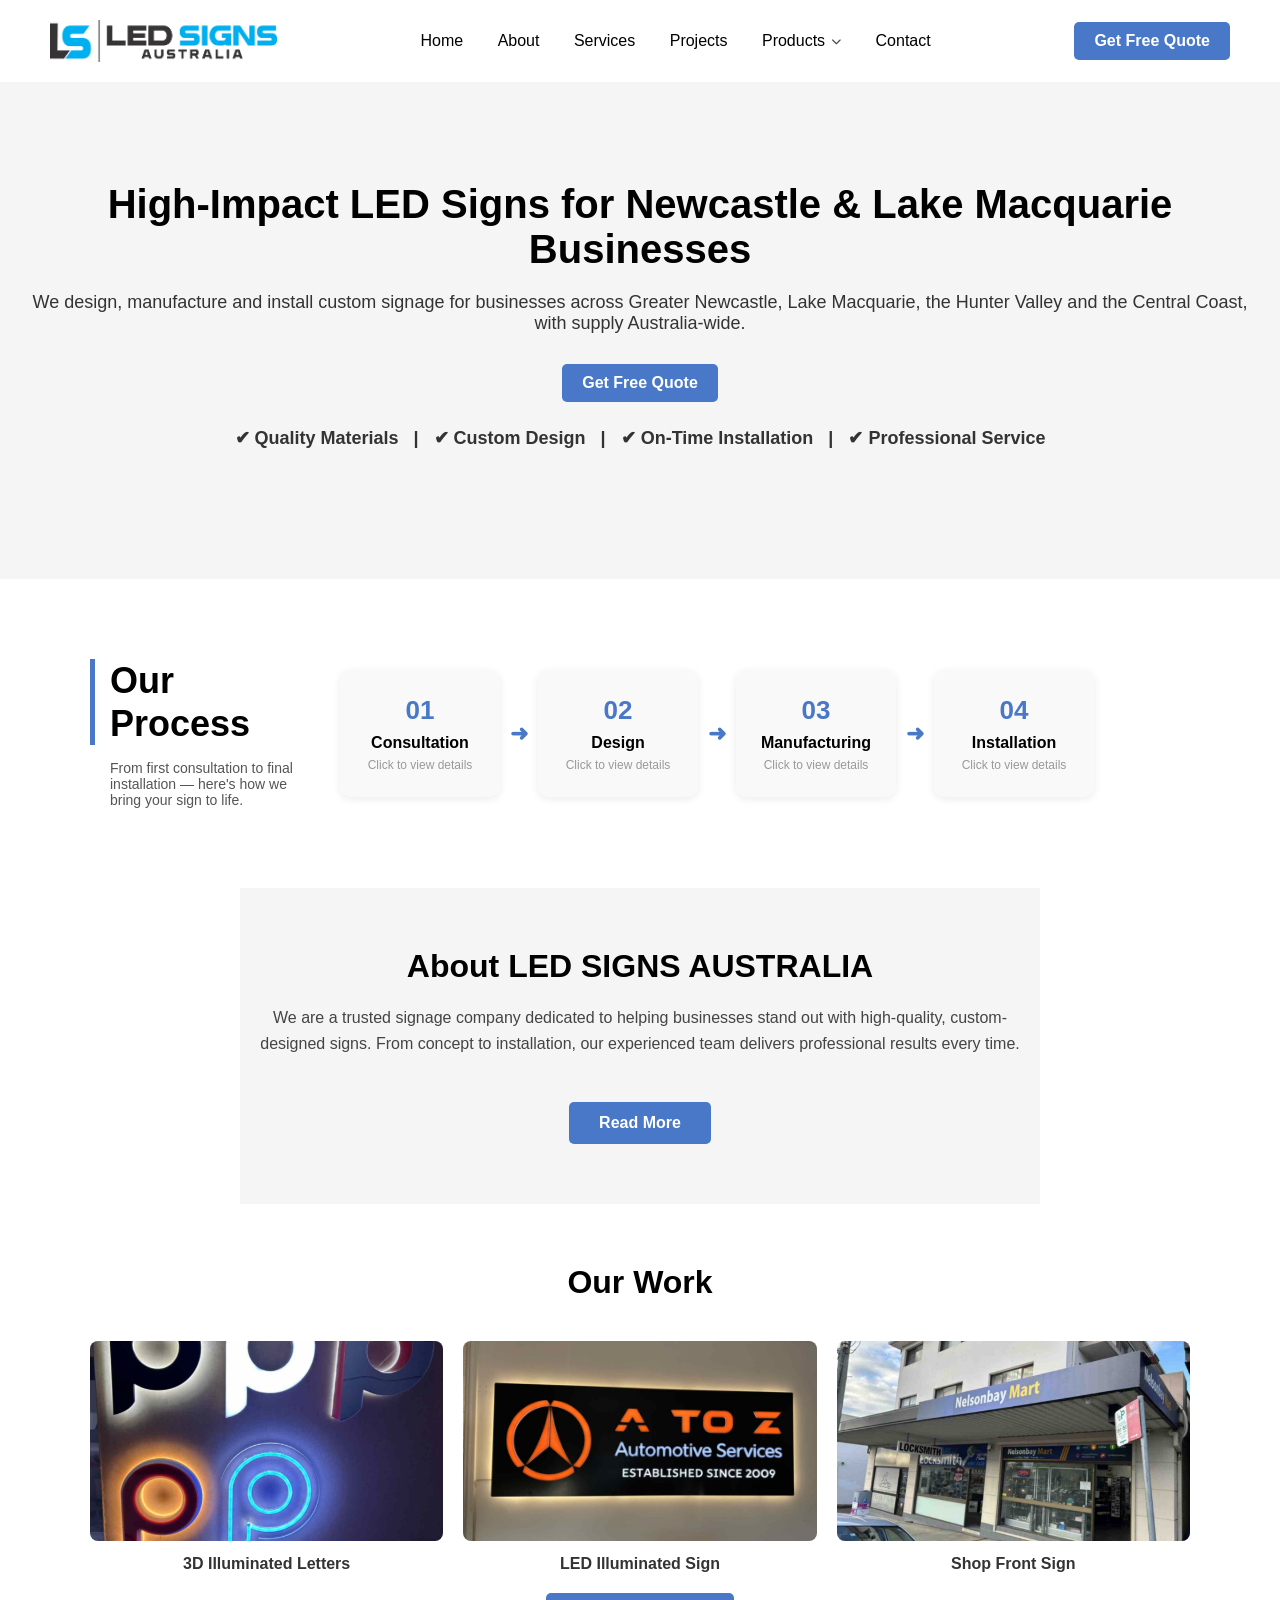
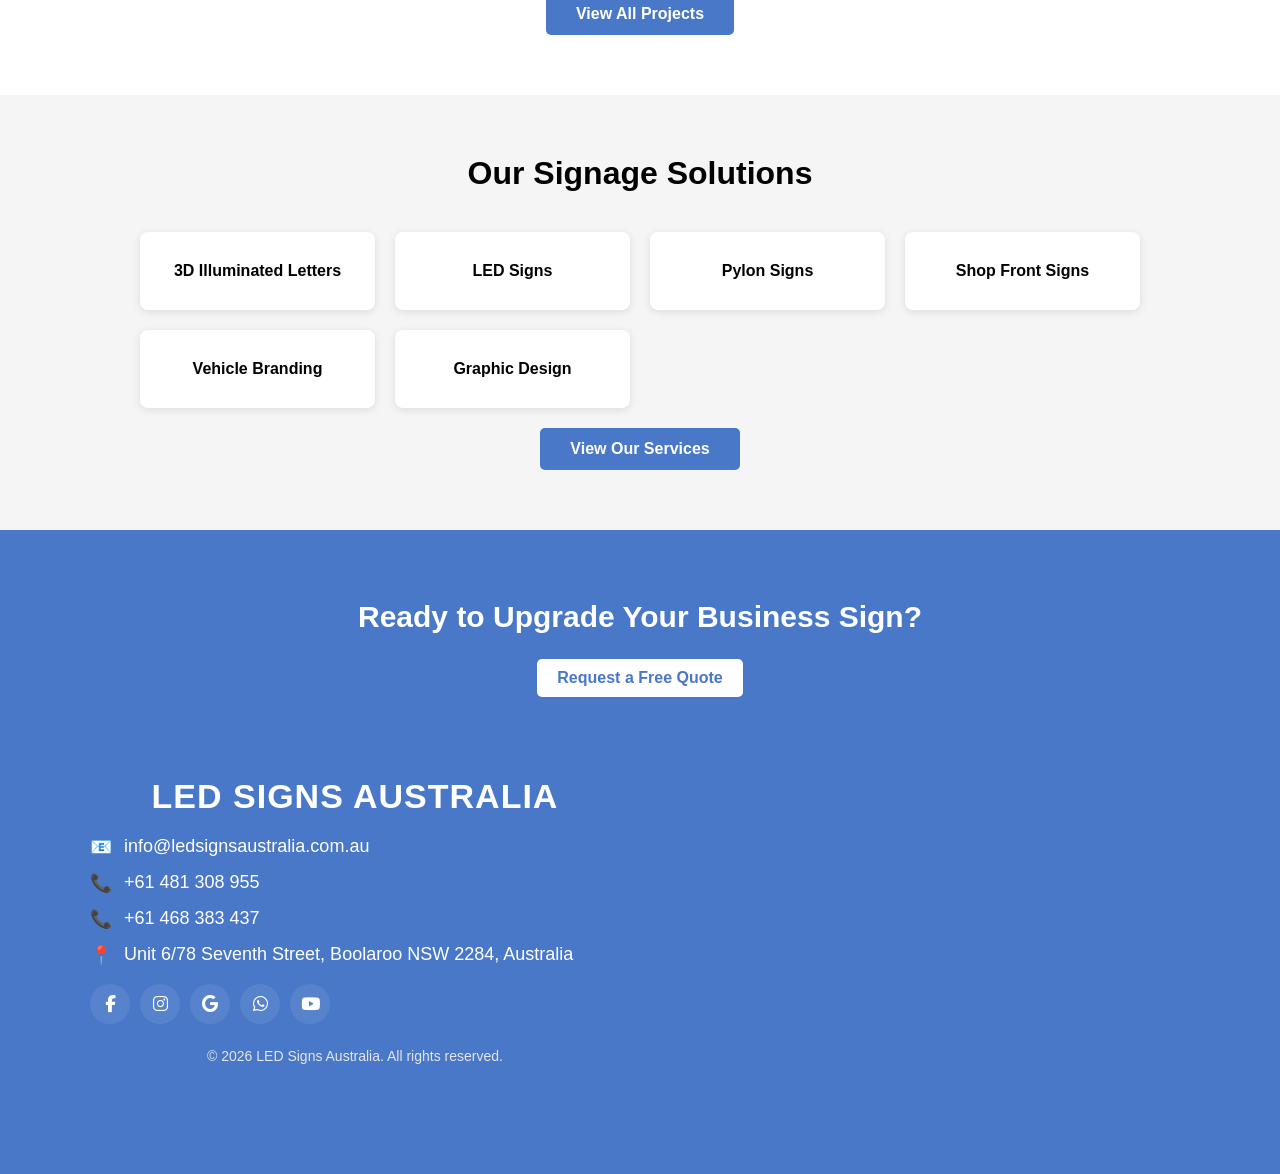
<file: index.html>
<!DOCTYPE html>
<html lang="en-AU">
<head>
    <title>LED Signs Australia | Signage in Newcastle &amp; NSW</title>
    <meta charset="UTF-8">
    <meta name="viewport" content="width=device-width, initial-scale=1.0">
    <meta name="description" content="Custom LED signage and 3D illuminated letters, based in Boolaroo NSW. Installing across Newcastle, Lake Macquarie, the Hunter and Central Coast. Free quotes.">
    <link rel="canonical" href="https://ledsignsaustralia.com.au/">

    <!-- Open Graph / Social sharing -->
    <meta property="og:title" content="LED Signs Australia | Signage in Newcastle &amp; NSW">
    <meta property="og:description" content="Custom LED signage and 3D illuminated letters, based in Boolaroo NSW. Installing across Newcastle, Lake Macquarie, the Hunter and Central Coast. Free quotes.">
    <meta property="og:type" content="website">
    <meta property="og:url" content="https://ledsignsaustralia.com.au/">
    <meta property="og:image" content="https://ledsignsaustralia.com.au/images/work2.jpg">
    <meta name="twitter:card" content="summary_large_image">

    <link rel="stylesheet" href="style.css">

    <!-- LocalBusiness structured data -->
    <script type="application/ld+json">
    {
      "@context": "https://schema.org",
      "@type": "LocalBusiness",
      "name": "LED Signs Australia",
      "description": "Custom LED signage and 3D illuminated letters, based in Boolaroo NSW, installing across Newcastle, Lake Macquarie, the Hunter Valley and Central Coast. Supplied Australia-wide.",
      "image": "https://ledsignsaustralia.com.au/images/work2.jpg",
      "email": "info@ledsignsaustralia.com.au",
      "telephone": "+61481308955",
      "address": {
        "@type": "PostalAddress",
        "streetAddress": "Unit 6/78 Seventh Street",
        "addressLocality": "Boolaroo",
        "addressRegion": "NSW",
        "postalCode": "2284",
        "addressCountry": "AU"
      },
      "areaServed": ["Newcastle NSW", "Lake Macquarie NSW", "Hunter Valley NSW", "Muswellbrook NSW", "Central Coast NSW"],
      "url": "https://ledsignsaustralia.com.au/",
      "sameAs": [
        "https://www.facebook.com/share/1ZkSF3gi5X/?mibextid=wwXIfr",
        "https://www.instagram.com/led_signs_australia?igsh=MWl4Z3ZxbzA1NTdi&utm_source=qr",
        "https://youtube.com/@ledsignsaustralia-pse?si=Vr0nA9Z8hgm8R8EG"
      ]
    }
    </script>
    <style>
    /* Logo sizing failsafe — keeps the logo the right size even if style.css is out of date */
    .logo { display: flex; align-items: center; }
    .logo-img { height: 42px; width: auto; display: block; }
    @media (max-width: 768px) { .logo-img { height: 32px; } }
    </style>
    <link rel="icon" type="image/png" href="images/led-signs-australia-icon.png">
</head>
<body>
    <header class="header">
        <a href="index.html" class="logo">
            <img src="images/led-signs-australia-logo.png" alt="LED Signs Australia" class="logo-img" width="2014" height="373">
        </a>
        <div class="hamburger" onclick="toggleMenu()">
            <span></span><span></span><span></span>
        </div>
        <nav id="navMenu">
            <a href="index.html">Home</a>
            <a href="about.html">About</a>
            <a href="services.html">Services</a>
            <a href="projects.html">Projects</a>
            <div class="nav-dropdown" id="productsDropdown">
                <a href="products.html" class="nav-dropdown-trigger">Products <i class="fa-solid fa-chevron-down"></i></a>
                <div class="nav-megamenu">
                    <div class="nav-megamenu-grid">
                        <a href="3d-cut-letters.html" class="nav-megamenu-item">
                            <span class="nav-megamenu-icon"><i class="fa-solid fa-a"></i></span>
                            <span class="nav-megamenu-text"><strong>3D Cut Letters</strong><span>Dimensional letters in acrylic, metal &amp; more</span></span>
                        </a>
                        <a href="3d-illuminated-letters.html" class="nav-megamenu-item">
                            <span class="nav-megamenu-icon"><i class="fa-solid fa-lightbulb"></i></span>
                            <span class="nav-megamenu-text"><strong>3D Illuminated Letters</strong><span>Front-lit or halo-lit LED letters</span></span>
                        </a>
                        <a href="light-box.html" class="nav-megamenu-item">
                            <span class="nav-megamenu-icon"><i class="fa-solid fa-square"></i></span>
                            <span class="nav-megamenu-text"><strong>Light Box</strong><span>Backlit acrylic-faced panel signs</span></span>
                        </a>
                        <a href="home-plates.html" class="nav-megamenu-item">
                            <span class="nav-megamenu-icon"><i class="fa-solid fa-house"></i></span>
                            <span class="nav-megamenu-text"><strong>Home Plates</strong><span>House numbers &amp; street nameplates</span></span>
                        </a>
                    </div>
                    <div class="nav-megamenu-footer">
                        <a href="products.html">View All Products <i class="fa-solid fa-arrow-right"></i></a>
                        <span>Instant online pricing</span>
                    </div>
                </div>
            </div>
            <a href="contact.html">Contact</a>
        </nav>
        <a href="contact.html" class="quote-btn">Get Free Quote</a>
    </header>

    <section class="hero">
        <h1>High-Impact LED Signs for Newcastle & Lake Macquarie Businesses</h1>
        <p>We design, manufacture and install custom signage for businesses across Greater Newcastle, Lake Macquarie, the Hunter Valley and the Central Coast, with supply Australia-wide.</p>
        <a href="mailto:info@ledsignsaustralia.com.au" class="quote-btn">Get Free Quote</a>
        <p class="trust-line">✔ Quality Materials &nbsp; | &nbsp; ✔ Custom Design &nbsp; | &nbsp; ✔ On-Time Installation &nbsp; | &nbsp; ✔ Professional Service</p>
    </section>

    <section class="process">
        <div class="process-header">
            <h2>Our<br>Process</h2>
            <p>From first consultation to final installation — here's how we bring your sign to life.</p>
        </div>
        <div class="process-flow">
            <div class="process-card" onclick="openProcess(1)">
                <div class="process-number">01</div>
                <h3>Consultation</h3>
                <p>Click to view details</p>
            </div>
            <div class="arrow">➜</div>
            <div class="process-card" onclick="openProcess(2)">
                <div class="process-number">02</div>
                <h3>Design</h3>
                <p>Click to view details</p>
            </div>
            <div class="arrow">➜</div>
            <div class="process-card" onclick="openProcess(3)">
                <div class="process-number">03</div>
                <h3>Manufacturing</h3>
                <p>Click to view details</p>
            </div>
            <div class="arrow">➜</div>
            <div class="process-card" onclick="openProcess(4)">
                <div class="process-number">04</div>
                <h3>Installation</h3>
                <p>Click to view details</p>
            </div>
        </div>
    </section>

    <!-- Popup Modal -->
    <div class="modal-overlay" id="processModal">
        <div class="modal-box">
            <span class="modal-close" onclick="closeProcess()">&times;</span>
            <div class="modal-number" id="modalNumber"></div>
            <h3 id="modalTitle"></h3>
            <p id="modalText"></p>
        </div>
    </div>

    <section class="about-intro">
        <h2>About LED SIGNS AUSTRALIA</h2>
        <p>We are a trusted signage company dedicated to helping businesses stand out with high-quality, custom-designed signs. From concept to installation, our experienced team delivers professional results every time.</p>
        <a href="about.html" class="view-btn">Read More</a>
    </section>

    <section class="gallery">
        <h2>Our Work</h2>
        <div class="gallery-grid">
            <div class="gallery-item">
                <img src="images/3dil-1.jpg" alt="3D Illuminated Letters">
                <p>3D Illuminated Letters</p>
            </div>
            <div class="gallery-item">
                <img src="images/work2.jpg" alt="LED Illuminated Sign">
                <p>LED Illuminated Sign</p>
            </div>
            <div class="gallery-item">
                <img src="images/shopfront-1.jpg" alt="Shop Front Sign">
                <p>Shop Front Sign</p>
            </div>
        </div>
        <a href="projects.html" class="view-btn">View All Projects</a>
    </section>

    <section class="services">
        <h2>Our Signage Solutions</h2>
        <div class="services-grid">
            <div class="service-card">3D Illuminated Letters</div>
            <div class="service-card">LED Signs</div>
            <div class="service-card">Pylon Signs</div>
            <div class="service-card">Shop Front Signs</div>
            <div class="service-card">Vehicle Branding</div>
            <div class="service-card">Graphic Design</div>
        </div>
        <a href="services.html" class="view-btn">View Our Services</a>
    </section>

    <section class="final-cta">
        <h2>Ready to Upgrade Your Business Sign?</h2>
        <a href="mailto:info@ledsignsaustralia.com.au" class="quote-btn">Request a Free Quote</a>


    <!-- ===== SITE FOOTER ===== -->
    <footer class="site-footer">
      <div class="footer-inner">

        <div class="footer-contact">
          <h3>LED SIGNS AUSTRALIA</h3>

          <div class="footer-item">
            <span>📧</span>
            <a href="mailto:info@ledsignsaustralia.com.au">info@ledsignsaustralia.com.au</a>
          </div>

          <div class="footer-item">
            <span>📞</span>
            <a href="tel:+61481308955">+61 481 308 955</a>
          </div>

          <div class="footer-item">
            <span>📞</span>
            <a href="tel:+61468383437">+61 468 383 437</a>
          </div>

          <div class="footer-item">
            <span>📍</span>
            <p>Unit 6/78 Seventh Street, Boolaroo NSW 2284, Australia</p>
          </div>

          <div class="footer-social">
            <a href="https://www.facebook.com/share/1ZkSF3gi5X/?mibextid=wwXIfr" target="_blank"><i class="fab fa-facebook-f"></i></a>
            <a href="https://www.instagram.com/led_signs_australia?igsh=MWl4Z3ZxbzA1NTdi&utm_source=qr" target="_blank"><i class="fab fa-instagram"></i></a>
            <a href="https://share.google/oLgYBgmBVbnNzRLJH" target="_blank"><i class="fab fa-google"></i></a>
            <a href="https://wa.me/61481308955" target="_blank"><i class="fab fa-whatsapp"></i></a>
            <a href="https://youtube.com/@ledsignsaustralia-pse?si=Vr0nA9Z8hgm8R8EG" target="_blank"><i class="fab fa-youtube"></i></a>
          </div>

          <p class="footer-copy">&copy; 2026 LED Signs Australia. All rights reserved.</p>
        </div>

        <div class="footer-map">
          <iframe
          src="https://www.google.com/maps?q=Unit+6/78+Seventh+Street,+Boolaroo+NSW+2284,+Australia&output=embed"
          width="100%"
          height="100%"
          style="border:0; border-radius:8px; min-height:220px;"
          allowfullscreen=""
          loading="lazy"
          referrerpolicy="no-referrer-when-downgrade">
          </iframe>
        </div>

      </div>
    </footer>

    

    <link rel="stylesheet" href="https://cdnjs.cloudflare.com/ajax/libs/font-awesome/6.5.1/css/all.min.css">

    <style>
    .site-footer {
      background: #4878c7;
      color: #ffffff;
      padding: 40px 20px;
      margin-top: 40px;
    }

    .footer-inner {
      max-width: 1100px;
      margin: 0 auto;
      display: grid;
      grid-template-columns: 1fr 1fr;
      gap: 40px;
      align-items: start;
    }

    .footer-contact h3 {
      margin-bottom: 20px;
      font-size: 34px;
      font-weight: 800;
      letter-spacing: 1px;
    }

    .footer-item {
      display: flex;
      align-items: center;
      gap: 12px;
      margin-bottom: 14px;
      font-size: 18px;
    }

    .footer-item a {
      color: #ffffff;
      text-decoration: none;
    }

    .footer-item a:hover {
      text-decoration: underline;
    }

    .footer-item p {
      margin: 0;
    }

    .footer-social {
      display: flex;
      gap: 10px;
      margin: 18px 0;
    }

    .footer-social a {
      width: 40px;
      height: 40px;
      border-radius: 50%;
      background: #ffffff15;
      display: flex;
      align-items: center;
      justify-content: center;
      color: #fff;
      text-decoration: none;
      font-size: 17px;
    }

    .footer-social a:hover {
      background: #ffffff30;
    }

    .footer-copy {
      font-size: 14px;
      color: #e5e5e5;
      margin-top: 24px;
    }

    .footer-map {
      min-height: 220px;
      height: 100%;
    }

    @media (max-width: 700px) {
      .footer-inner {
        grid-template-columns: 1fr;
      }
      .footer-map {
        height: 220px;
      }
    }
    </style>
    <!-- ===== END SITE FOOTER ===== -->

    <script>
        const processData = {
            1: {
                title: "Consultation",
                text: "We start by understanding your business, brand, and signage needs. We discuss your goals, budget, and site requirements to plan the perfect solution."
            },
            2: {
                title: "Design",
                text: "Our design team creates custom sign concepts tailored to your brand identity. We refine the design with you until it's exactly what you envisioned."
            },
            3: {
                title: "Manufacturing",
                text: "Using high-quality materials and modern equipment, we manufacture your sign with precision, ensuring durability and a premium finish."
            },
            4: {
                title: "Installation",
                text: "Our professional installation team sets up your sign safely and efficiently, making sure it looks perfect and complies with all safety standards."
            }
        };

        function openProcess(id) {
            document.getElementById("modalNumber").innerText = "0" + id;
            document.getElementById("modalTitle").innerText = processData[id].title;
            document.getElementById("modalText").innerText = processData[id].text;
            document.getElementById("processModal").style.display = "flex";
        }

        function closeProcess() {
            document.getElementById("processModal").style.display = "none";
        }
    </script>
    <script src="mobile-menu.js"></script>

    <script>
    (function() {
        var dd = document.getElementById("productsDropdown");
        if (!dd) return;
        var closeTimer = null;

        dd.addEventListener("mouseenter", function() {
            clearTimeout(closeTimer);
            dd.classList.add("open");
        });

        dd.addEventListener("mouseleave", function() {
            closeTimer = setTimeout(function() {
                dd.classList.remove("open");
            }, 1000);
        });
    })();
    </script>
</body>
</html>
</file>
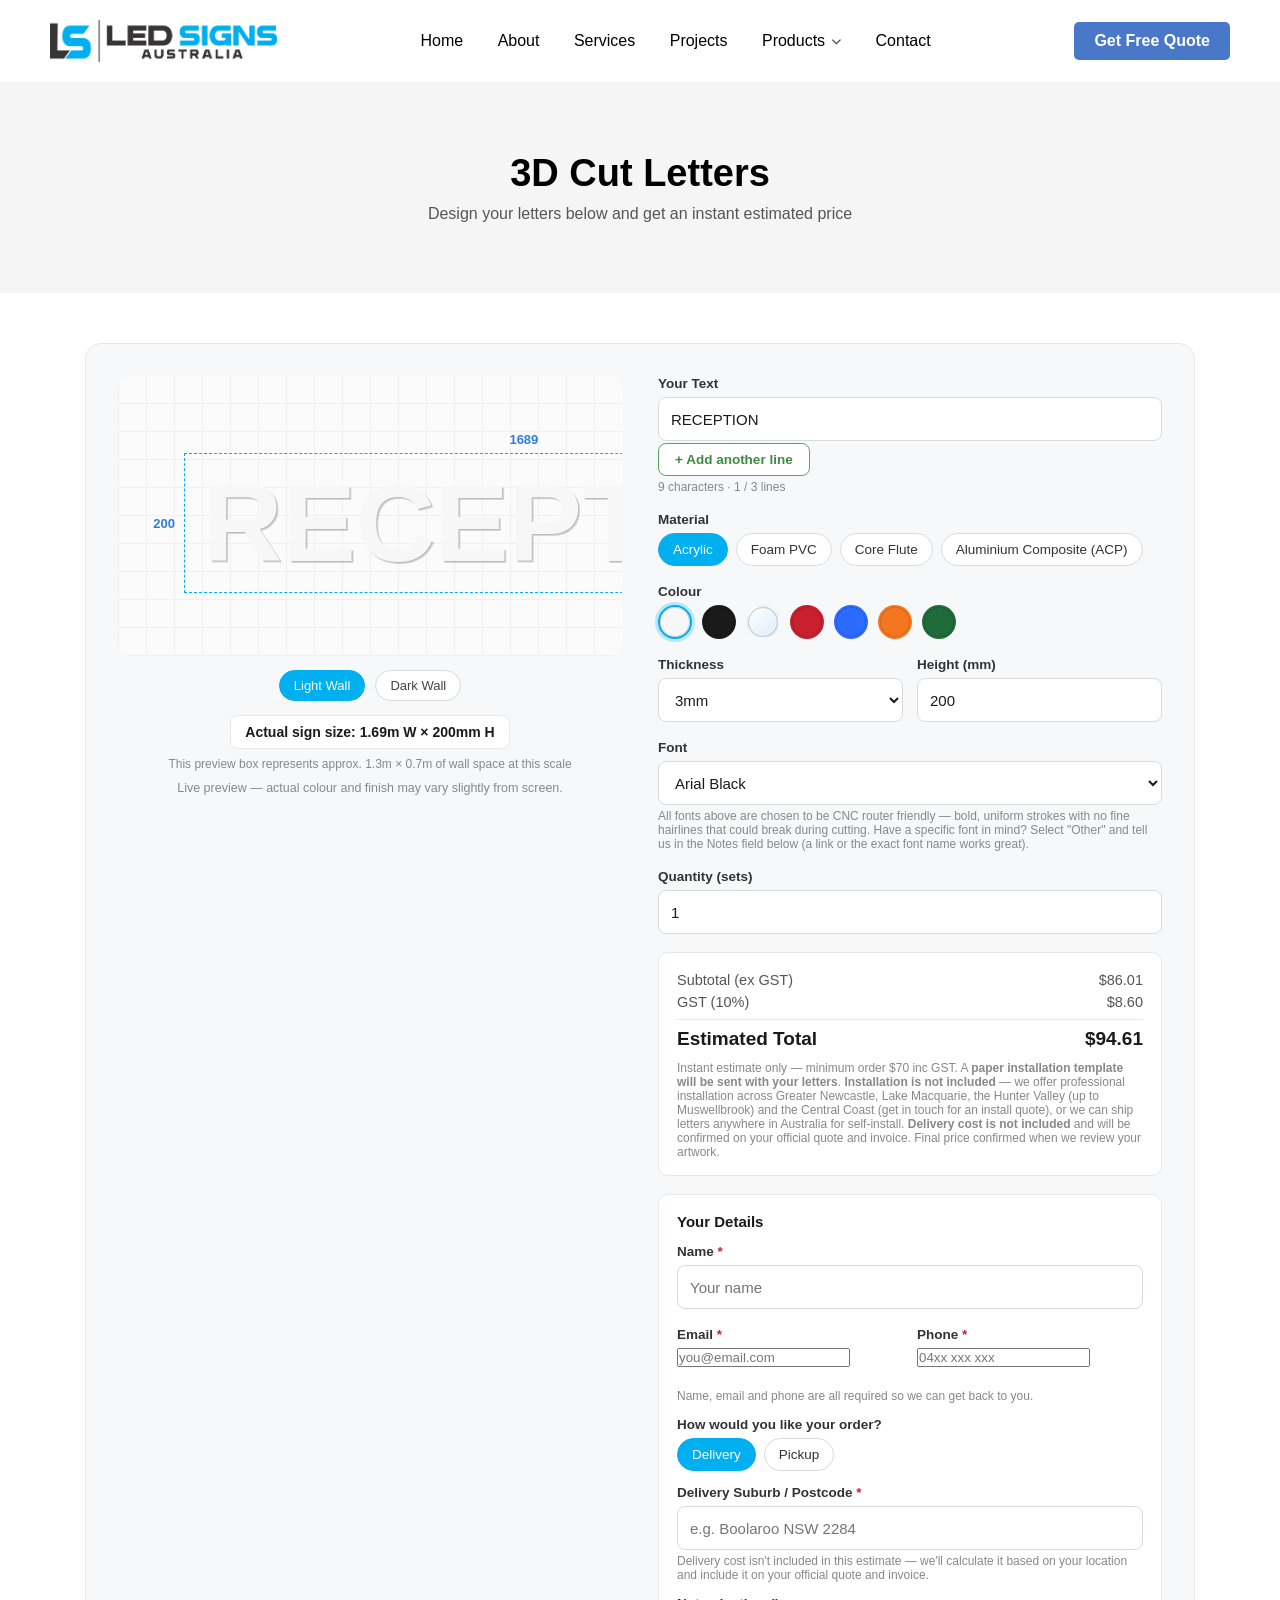
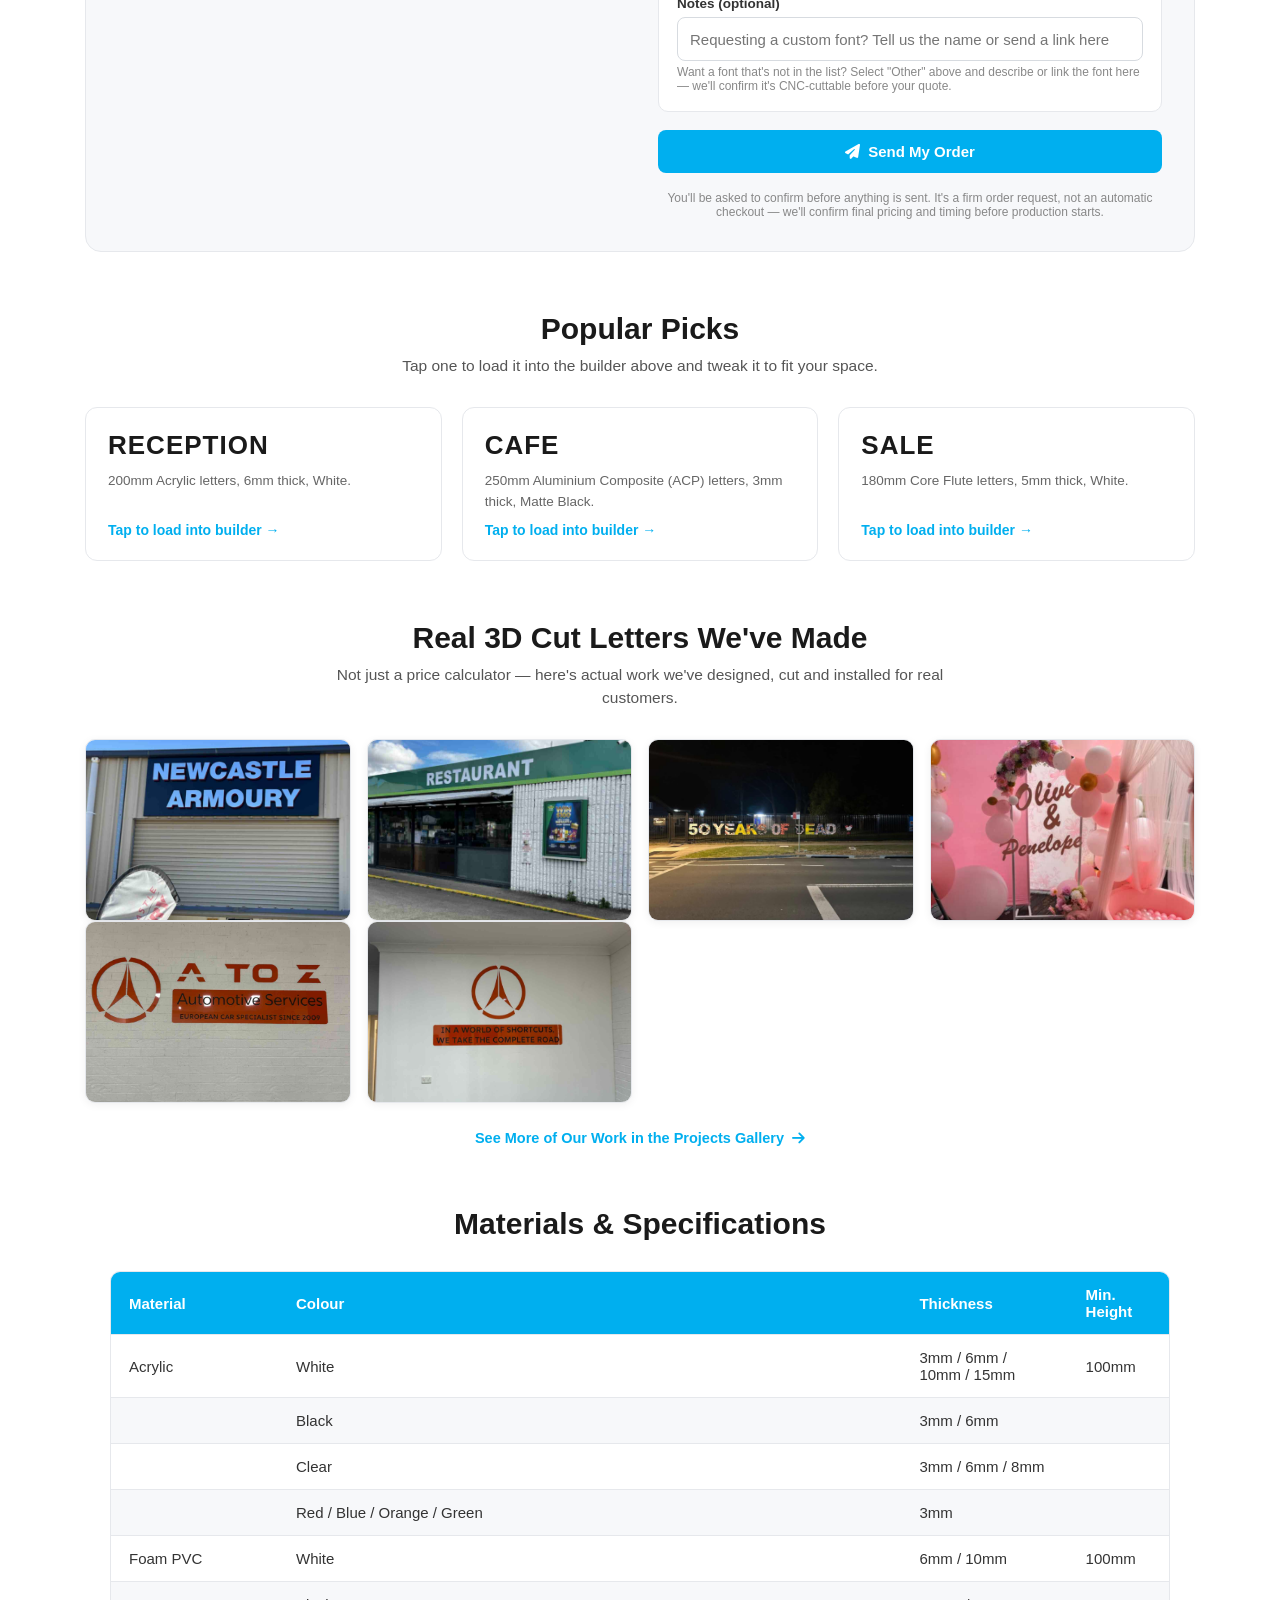
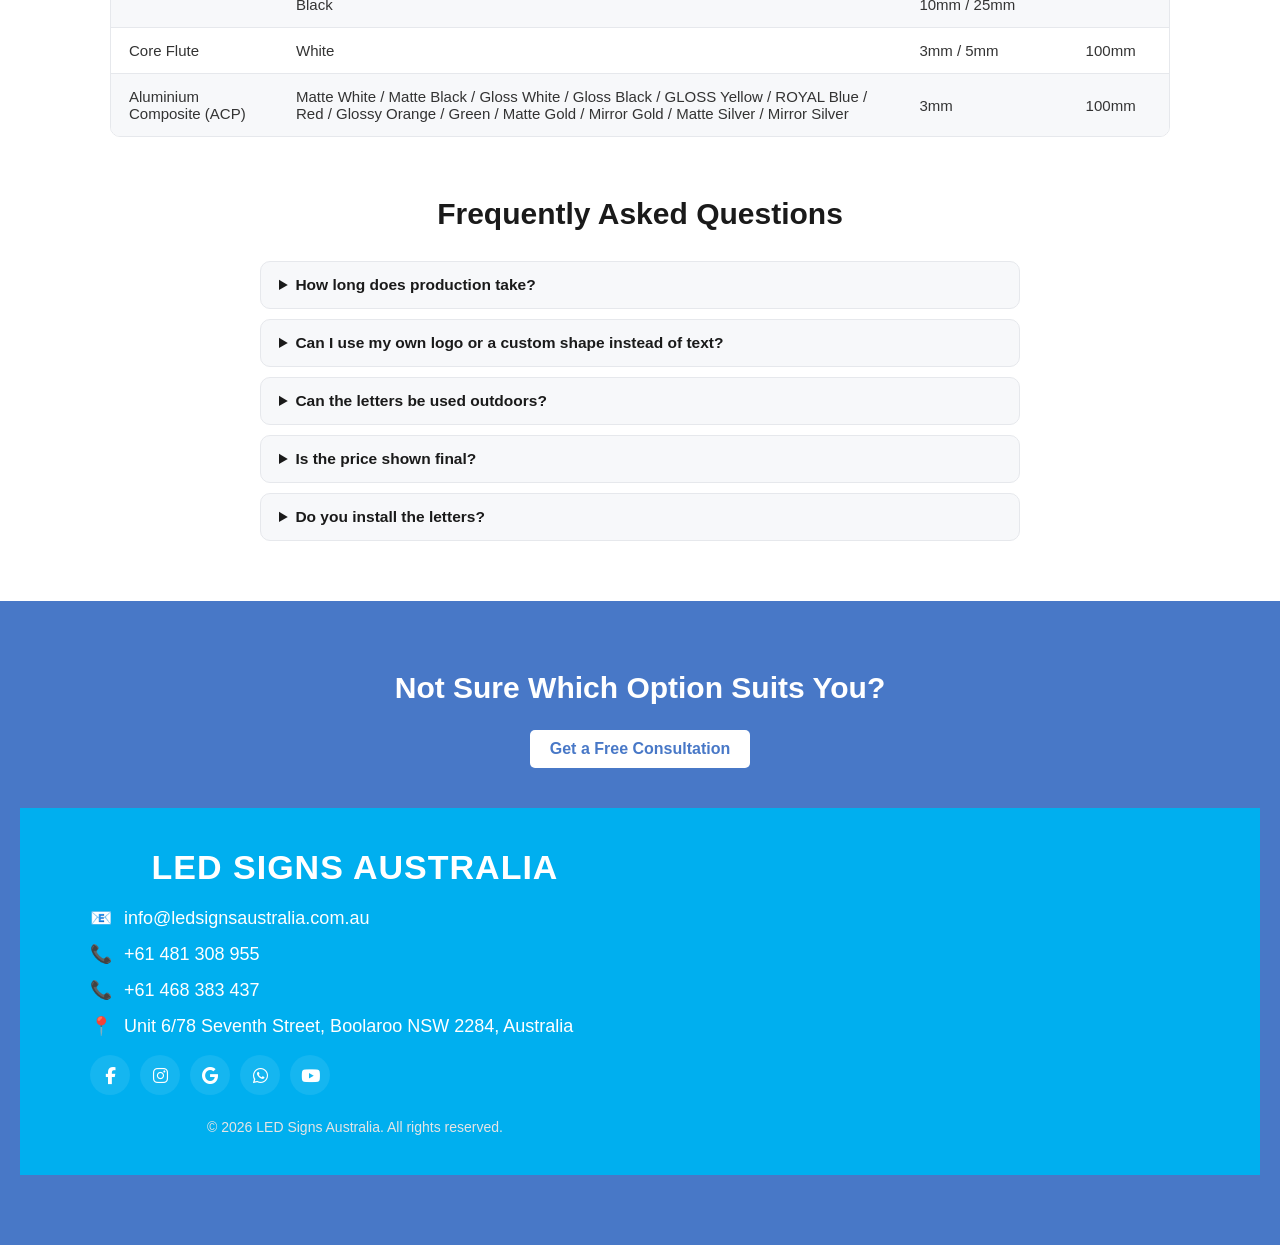
<file: 3d-cut-letters.html>
<!DOCTYPE html>
<html lang="en-AU">
<head>
    <title>3D Cut Letters Australia | Build Your Sign | LED Signs Australia</title>
    <meta charset="UTF-8">
    <meta name="viewport" content="width=device-width, initial-scale=1.0">
    <meta name="description" content="Design and price custom 3D cut letters online, supplied Australia-wide. Acrylic, aluminium, stainless steel, brass, timber or PVC foam.">
    <link rel="canonical" href="https://ledsignsaustralia.com.au/3d-cut-letters.html">
    <meta property="og:title" content="3D Cut Letters Australia | Build Your Sign | LED Signs Australia">
    <meta property="og:description" content="Design and price custom 3D cut letters online, supplied Australia-wide. Acrylic, aluminium, stainless steel, brass, timber or PVC foam.">
    <meta property="og:type" content="website">
    <meta property="og:url" content="https://ledsignsaustralia.com.au/3d-cut-letters.html">
    <meta property="og:site_name" content="LED Signs Australia">
    <meta property="og:image" content="https://ledsignsaustralia.com.au/images/3dletters-1.jpg">
    <script type="application/ld+json">
    {
      "@context": "https://schema.org",
      "@type": "Product",
      "name": "3D Cut Letters",
      "description": "Custom 3D cut letters in acrylic, aluminium, stainless steel, brass, timber or PVC foam, designed and priced online and installed across Greater Newcastle, Lake Macquarie, the Hunter Valley and Central Coast.",
      "image": "https://ledsignsaustralia.com.au/images/3dletters-1.jpg",
      "brand": { "@type": "Brand", "name": "LED Signs Australia" },
      "url": "https://ledsignsaustralia.com.au/3d-cut-letters.html",
      "offers": {
        "@type": "Offer",
        "url": "https://ledsignsaustralia.com.au/3d-cut-letters.html",
        "priceCurrency": "AUD",
        "price": "70.00",
        "priceValidUntil": "2027-12-31",
        "availability": "https://schema.org/InStock",
        "itemCondition": "https://schema.org/NewCondition",
        "description": "Minimum order price, inc. GST. Final price depends on size, material and quantity selected in the online configurator."
      }
    }
    </script>
    <link rel="stylesheet" href="style.css">
    <link rel="preconnect" href="https://fonts.googleapis.com">
    <link rel="preconnect" href="https://fonts.gstatic.com" crossorigin>
    <link href="https://fonts.googleapis.com/css2?family=Bebas+Neue&family=Merriweather:wght@900&family=Archivo+Black&family=Anton&family=Oswald:wght@700&family=Montserrat:wght@900&display=swap" rel="stylesheet">
    <link rel="stylesheet" href="https://cdnjs.cloudflare.com/ajax/libs/font-awesome/6.5.1/css/all.min.css">
    <style>
    /* Logo sizing failsafe — keeps the logo the right size even if style.css is out of date */
    .logo { display: flex; align-items: center; }
    .logo-img { height: 42px; width: auto; display: block; }
    @media (max-width: 768px) { .logo-img { height: 32px; } }
    </style>
    <link rel="icon" type="image/png" href="images/led-signs-australia-icon.png">
</head>
<body>
    <header class="header">
        <a href="index.html" class="logo">
            <img src="images/led-signs-australia-logo.png" alt="LED Signs Australia" class="logo-img" width="2014" height="373">
        </a>
        <div class="hamburger" onclick="toggleMenu()">
            <span></span><span></span><span></span>
        </div>
        <nav id="navMenu">
            <a href="index.html">Home</a>
            <a href="about.html">About</a>
            <a href="services.html">Services</a>
            <a href="projects.html">Projects</a>
            <div class="nav-dropdown" id="productsDropdown">
                <a href="products.html" class="nav-dropdown-trigger">Products <i class="fa-solid fa-chevron-down"></i></a>
                <div class="nav-megamenu">
                    <div class="nav-megamenu-grid">
                        <a href="3d-cut-letters.html" class="nav-megamenu-item">
                            <span class="nav-megamenu-icon"><i class="fa-solid fa-a"></i></span>
                            <span class="nav-megamenu-text"><strong>3D Cut Letters</strong><span>Dimensional letters in acrylic, metal &amp; more</span></span>
                        </a>
                        <a href="3d-illuminated-letters.html" class="nav-megamenu-item">
                            <span class="nav-megamenu-icon"><i class="fa-solid fa-lightbulb"></i></span>
                            <span class="nav-megamenu-text"><strong>3D Illuminated Letters</strong><span>Front-lit or halo-lit LED letters</span></span>
                        </a>
                        <a href="light-box.html" class="nav-megamenu-item">
                            <span class="nav-megamenu-icon"><i class="fa-solid fa-square"></i></span>
                            <span class="nav-megamenu-text"><strong>Light Box</strong><span>Backlit acrylic-faced panel signs</span></span>
                        </a>
                        <a href="home-plates.html" class="nav-megamenu-item">
                            <span class="nav-megamenu-icon"><i class="fa-solid fa-house"></i></span>
                            <span class="nav-megamenu-text"><strong>Home Plates</strong><span>House numbers &amp; street nameplates</span></span>
                        </a>
                    </div>
                    <div class="nav-megamenu-footer">
                        <a href="products.html">View All Products <i class="fa-solid fa-arrow-right"></i></a>
                        <span>Instant online pricing</span>
                    </div>
                </div>
            </div>
            <a href="contact.html">Contact</a>
        </nav>
        <a href="contact.html" class="quote-btn">Get Free Quote</a>
    </header>

    <section class="page-hero">
        <h1>3D Cut Letters</h1>
        <p>Design your letters below and get an instant estimated price</p>
    </section>

    <!-- ===== CONFIGURATOR ===== -->
    <section class="configurator" id="configurator">
        <div class="configurator-inner">

            <!-- LEFT: live preview -->
            <div class="preview-col">
                <div class="preview-stage" id="previewStage">
                    <div class="preview-dim-wrap" id="previewDimWrap">
                        <span class="dim-label dim-label-top" id="dimLabelWidth"></span>
                        <span class="dim-label dim-label-left" id="dimLabelHeight"></span>
                        <div class="preview-lines" id="previewLines"></div>
                    </div>
                </div>
                <div class="preview-toggle">
                    <button type="button" class="wall-btn active" data-wall="light" onclick="setWall('light', this)">Light Wall</button>
                    <button type="button" class="wall-btn" data-wall="dark" onclick="setWall('dark', this)">Dark Wall</button>
                </div>
                <div class="preview-dims" id="previewDims">Approx. size: &mdash;</div>
                <div class="preview-wall-dims" id="previewWallDims"></div>
                <p class="preview-hint">Live preview &mdash; actual colour and finish may vary slightly from screen.</p>
            </div>

            <!-- RIGHT: options -->
            <div class="options-col">

                <div class="field">
                    <label>Your Text</label>
                    <div class="text-lines" id="textLinesWrap"></div>
                    <button type="button" class="add-line-btn" id="addLineBtn" onclick="addTextLine()">+ Add another line</button>
                    <span class="field-hint" id="charCount"></span>
                </div>

                <div class="field">
                    <label>Material</label>
                    <div class="pill-group" id="materialGroup"></div>
                </div>

                <div class="field">
                    <label>Colour</label>
                    <div class="swatch-group" id="colourGroup"></div>
                </div>

                <div class="field field-half">
                    <div>
                        <label for="thicknessSelect">Thickness</label>
                        <select id="thicknessSelect" onchange="updateAll()"></select>
                    </div>
                    <div>
                        <label for="heightInput">Height (mm)</label>
                        <input type="number" id="heightInput" value="200" step="10" oninput="updateAll()">
                    </div>
                </div>

                <div class="field">
                    <label for="fontSelect">Font</label>
                    <select id="fontSelect" onchange="updateAll()">
                        <option value="'Arial Black', Arial, sans-serif" data-weight="900" selected>Arial Black</option>
                        <option value="'Bebas Neue', sans-serif" data-weight="400">Bebas Neue</option>
                        <option value="'Merriweather', serif" data-weight="900">Merriweather Black</option>
                        <option value="'Archivo Black', sans-serif" data-weight="400">Archivo Black</option>
                        <option value="'Anton', sans-serif" data-weight="400">Anton</option>
                        <option value="'Oswald', sans-serif" data-weight="700">Oswald Bold</option>
                        <option value="'Montserrat', sans-serif" data-weight="900">Montserrat Black</option>
                        <option value="__custom__" data-weight="700">Other &ndash; I'll specify in Notes below</option>
                    </select>
                    <span class="field-hint">All fonts above are chosen to be CNC router friendly &mdash; bold, uniform strokes with no fine hairlines that could break during cutting. Have a specific font in mind? Select "Other" and tell us in the Notes field below (a link or the exact font name works great).</span>
                </div>

                <div class="field">
                    <label for="qtyInput">Quantity (sets)</label>
                    <input type="number" id="qtyInput" value="1" min="1" step="1" oninput="updateAll()">
                </div>

                <div class="price-box">
                    <div class="price-breakdown-hidden">
                        <div class="price-row"><span>Material</span><span id="priceMaterial">$0.00</span></div>
                        <div class="price-row"><span>CNC Cutting &amp; Setup</span><span id="priceCnc">$0.00</span></div>
                    </div>
                    <div class="price-row"><span>Subtotal (ex GST)</span><span id="priceSubtotal">$0.00</span></div>
                    <div class="price-row"><span>GST (10%)</span><span id="priceGst">$0.00</span></div>
                    <div class="price-row price-total"><span>Estimated Total</span><span id="priceTotal">$0.00</span></div>
                    <p class="price-note">Instant estimate only &mdash; minimum order $70 inc GST. A <strong>paper installation template will be sent with your letters</strong>. <strong>Installation is not included</strong> &mdash; we offer professional installation across Greater Newcastle, Lake Macquarie, the Hunter Valley (up to Muswellbrook) and the Central Coast (get in touch for an install quote), or we can ship letters anywhere in Australia for self-install. <strong>Delivery cost is not included</strong> and will be confirmed on your official quote and invoice. Final price confirmed when we review your artwork.</p>
                </div>

                <div class="details-box">
                    <h3>Your Details</h3>

                    <div class="field">
                        <label for="custName">Name <span class="req">*</span></label>
                        <input type="text" id="custName" placeholder="Your name" oninput="clearFieldError(this)">
                        <span class="field-error" id="custNameError"></span>
                    </div>

                    <div class="field field-half">
                        <div class="field">
                            <label for="custEmail">Email <span class="req">*</span></label>
                            <input type="email" id="custEmail" placeholder="you@email.com" oninput="clearFieldError(this)">
                            <span class="field-error" id="custEmailError"></span>
                        </div>
                        <div class="field">
                            <label for="custPhone">Phone <span class="req">*</span></label>
                            <input type="tel" id="custPhone" placeholder="04xx xxx xxx" inputmode="tel" autocomplete="tel" oninput="clearFieldError(this)">
                            <span class="field-error" id="custPhoneError"></span>
                        </div>
                    </div>
                    <span class="field-hint">Name, email and phone are all required so we can get back to you.</span>

                    <div class="field">
                        <label>How would you like your order?</label>
                        <div class="pill-group">
                            <button type="button" class="pill-btn active" id="deliveryBtn" onclick="setDeliveryMethod('delivery', this)">Delivery</button>
                            <button type="button" class="pill-btn" id="pickupBtn" onclick="setDeliveryMethod('pickup', this)">Pickup</button>
                        </div>
                    </div>

                    <div class="field" id="addressField">
                        <label for="custAddress">Delivery Suburb / Postcode <span class="req">*</span></label>
                        <input type="text" id="custAddress" placeholder="e.g. Boolaroo NSW 2284" oninput="clearFieldError(this)">
                        <span class="field-error" id="custAddressError"></span>
                        <span class="field-hint">Delivery cost isn't included in this estimate &mdash; we'll calculate it based on your location and include it on your official quote and invoice.</span>
                    </div>

                    <div class="field">
                        <label for="custNotes">Notes (optional)</label>
                        <input type="text" id="custNotes" placeholder="Requesting a custom font? Tell us the name or send a link here">
                        <span class="field-hint">Want a font that's not in the list? Select "Other" above and describe or link the font here &mdash; we'll confirm it's CNC-cuttable before your quote.</span>
                    </div>
                </div>

                <div class="quote-actions">
                    <button type="button" class="quote-action-btn email-btn" onclick="sendQuote()">
                        <i class="fa-solid fa-paper-plane"></i> Send My Order
                    </button>
                </div>
                <p class="send-hint">You'll be asked to confirm before anything is sent. It's a firm order request, not an automatic checkout &mdash; we'll confirm final pricing and timing before production starts.</p>

            </div>
        </div>
    </section>

    <!-- ===== POPULAR PICKS ===== -->
    <section class="popular-picks">
        <div class="section-heading">
            <h2>Popular Picks</h2>
            <p>Tap one to load it into the builder above and tweak it to fit your space.</p>
        </div>
        <div class="picks-grid" id="picksGrid"></div>
    </section>

    <!-- ===== REAL WORK SHOWCASE ===== -->
    <section class="real-work-section">
        <div class="section-heading">
            <h2>Real 3D Cut Letters We've Made</h2>
            <p>Not just a price calculator &mdash; here's actual work we've designed, cut and installed for real customers.</p>
        </div>
        <div class="real-work-grid">
            <div class="real-work-item"><img src="images/3dletters-1a.jpg" alt="3D cut letters project"></div>
            <div class="real-work-item"><img src="images/3dletters-1.jpg" alt="3D cut letters project"></div>
            <div class="real-work-item"><img src="images/3dletters-2.jpg" alt="3D cut letters project"></div>
            <div class="real-work-item"><img src="images/3dletters-3.jpg" alt="3D cut letters project"></div>
        </div>
        <div class="real-work-grid">
            <div class="real-work-item"><img src="images/3dletters-4.jpg" alt="3D cut letters project"></div>
            <div class="real-work-item"><img src="images/3dletters-5.jpg" alt="3D cut letters project"></div>
        </div>
        <div class="real-work-cta">
            <a href="projects.html">See More of Our Work in the Projects Gallery <i class="fa-solid fa-arrow-right"></i></a>
        </div>
    </section>

    <!-- ===== SPECS TABLE ===== -->
    <section class="specs-section">
        <div class="section-heading">
            <h2>Materials &amp; Specifications</h2>
        </div>
        <div class="specs-table-wrap">
            <table class="specs-table">
                <thead>
                    <tr><th>Material</th><th>Colour</th><th>Thickness</th><th>Min. Height</th></tr>
                </thead>
                <tbody id="specsTableBody"></tbody>
            </table>
        </div>
    </section>

    <!-- ===== FAQ ===== -->
    <section class="faq-section">
        <div class="section-heading">
            <h2>Frequently Asked Questions</h2>
        </div>
        <div class="faq-list">
            <details class="faq-item">
                <summary>How long does production take?</summary>
                <p>Most orders are ready in 3&ndash;5 working days after you approve your quote and artwork. Larger metal or timber orders can take a little longer &mdash; we'll confirm a timeframe when we send your formal quote.</p>
            </details>
            <details class="faq-item">
                <summary>Can I use my own logo or a custom shape instead of text?</summary>
                <p>Yes. Use the text box above to get an instant estimate, then mention in your quote request that you'd like a logo or custom shape and attach your artwork &mdash; we'll price it properly for you.</p>
            </details>
            <details class="faq-item">
                <summary>Can the letters be used outdoors?</summary>
                <p>Aluminium, stainless steel and brass/copper letters are all weather-resistant and suited to outdoor use. Acrylic and PVC foam are best suited to covered or indoor applications.</p>
            </details>
            <details class="faq-item">
                <summary>Is the price shown final?</summary>
                <p>It's an instant estimate based on your text, size and material. Once we review your exact artwork we'll send a formal fixed-price quote before anything goes into production.</p>
            </details>
            <details class="faq-item">
                <summary>Do you install the letters?</summary>
                <p>We offer professional installation across <strong>Greater Newcastle, Lake Macquarie, the Hunter Valley (up to Muswellbrook) and the Central Coast</strong> &mdash; get in touch for an install quote. Outside these areas, we can <strong>ship letters anywhere in Australia</strong> for self-install, and every order comes with a <strong>paper installation template</strong> matched to your exact sign, showing the correct position for every fixing point.</p>
            </details>
        </div>
    </section>

    <section class="final-cta">
        <h2>Not Sure Which Option Suits You?</h2>
        <a href="mailto:info@ledsignsaustralia.com.au" class="quote-btn">Get a Free Consultation</a>


    <!-- ===== SITE FOOTER ===== -->
    <footer class="site-footer">
      <div class="footer-inner">

        <div class="footer-contact">
          <h3>LED SIGNS AUSTRALIA</h3>

          <div class="footer-item">
            <span>📧</span>
            <a href="mailto:info@ledsignsaustralia.com.au">info@ledsignsaustralia.com.au</a>
          </div>

          <div class="footer-item">
            <span>📞</span>
            <a href="tel:+61481308955">+61 481 308 955</a>
          </div>

          <div class="footer-item">
            <span>📞</span>
            <a href="tel:+61468383437">+61 468 383 437</a>
          </div>

          <div class="footer-item">
            <span>📍</span>
            <p>Unit 6/78 Seventh Street, Boolaroo NSW 2284, Australia</p>
          </div>

          <div class="footer-social">
            <a href="https://www.facebook.com/share/1ZkSF3gi5X/?mibextid=wwXIfr" target="_blank"><i class="fab fa-facebook-f"></i></a>
            <a href="https://www.instagram.com/led_signs_australia?igsh=MWl4Z3ZxbzA1NTdi&utm_source=qr" target="_blank"><i class="fab fa-instagram"></i></a>
            <a href="https://share.google/oLgYBgmBVbnNzRLJH" target="_blank"><i class="fab fa-google"></i></a>
            <a href="https://wa.me/61481308955" target="_blank"><i class="fab fa-whatsapp"></i></a>
            <a href="https://youtube.com/@ledsignsaustralia-pse?si=Vr0nA9Z8hgm8R8EG" target="_blank"><i class="fab fa-youtube"></i></a>
          </div>

          <p class="footer-copy">&copy; 2026 LED Signs Australia. All rights reserved.</p>
        </div>

        <div class="footer-map">
          <iframe
          src="https://www.google.com/maps?q=Unit+6/78+Seventh+Street,+Boolaroo+NSW+2284,+Australia&output=embed"
          width="100%"
          height="100%"
          style="border:0; border-radius:8px; min-height:220px;"
          allowfullscreen=""
          loading="lazy"
          referrerpolicy="no-referrer-when-downgrade">
          </iframe>
        </div>

      </div>
    </footer>

    <style>
    /* ===== Footer (matches services.html) ===== */
    .site-footer { background:#00AFEF; color:#fff; padding:40px 20px; margin-top:40px; }
    .footer-inner { max-width:1100px; margin:0 auto; display:grid; grid-template-columns:1fr 1fr; gap:40px; align-items:start; }
    .footer-contact h3 { margin-bottom:20px; font-size:34px; font-weight:800; letter-spacing:1px; }
    .footer-item { display:flex; align-items:center; gap:12px; margin-bottom:14px; font-size:18px; }
    .footer-item a { color:#fff; text-decoration:none; }
    .footer-item a:hover { text-decoration:underline; }
    .footer-item p { margin:0; }
    .footer-social { display:flex; gap:10px; margin:18px 0; }
    .footer-social a { width:40px; height:40px; border-radius:50%; background:#ffffff15; display:flex; align-items:center; justify-content:center; color:#fff; text-decoration:none; font-size:17px; }
    .footer-social a:hover { background:#ffffff30; }
    .footer-copy { font-size:14px; color:#e5e5e5; margin-top:24px; }
    .footer-map { min-height:220px; height:100%; }
    @media (max-width:700px){ .footer-inner{ grid-template-columns:1fr; } .footer-map{ height:220px; } }

    /* ===== Shared section styling ===== */
    .section-heading { max-width:700px; margin:0 auto 30px; text-align:center; padding:0 20px; }
    .section-heading h2 { font-size:30px; font-weight:800; color:#1a1a1a; margin-bottom:8px; }
    .section-heading p { color:#555; font-size:15.5px; line-height:1.5; }

    /* ===== Configurator ===== */
    .configurator { max-width:1150px; margin:50px auto; padding:0 20px; }
    .configurator-inner {
      display:grid;
      grid-template-columns: minmax(0,1fr) minmax(0,1fr);
      gap:36px;
      background:#f7f8fa;
      border:1px solid #e6e8ec;
      border-radius:16px;
      padding:32px;
    }

    .preview-col { display:flex; flex-direction:column; min-width:0; }
    .preview-stage {
      border-radius:12px;
      min-height:280px;
      display:flex;
      align-items:center;
      justify-content:center;
      padding:30px 20px;
      transition:background .25s ease;
      overflow-x:auto;
      min-width:0;
      max-width:100%;
      box-sizing:border-box;
      background:
        repeating-linear-gradient(0deg, #eef0f3 0px, #eef0f3 1px, transparent 1px, transparent 28px),
        repeating-linear-gradient(90deg, #eef0f3 0px, #eef0f3 1px, transparent 1px, transparent 28px),
        #fbfbfc;
    }
    .preview-stage.dark {
      background:
        repeating-linear-gradient(0deg, #33363c 0px, #33363c 1px, transparent 1px, transparent 28px),
        repeating-linear-gradient(90deg, #33363c 0px, #33363c 1px, transparent 1px, transparent 28px),
        #1c1e22;
    }
    .preview-lines { text-align:center; }
    .preview-dim-wrap {
      position:relative;
      display:inline-block;
      border:1.5px dashed #00AFEF;
      padding:14px 18px;
      margin:28px 40px 14px 46px;
    }
    .dim-label {
      position:absolute;
      color:#2f7fd6;
      font-weight:700;
      font-size:13px;
      font-family:Arial, Helvetica, sans-serif;
      white-space:nowrap;
      pointer-events:none;
    }
    .dim-label-top {
      top:-22px;
      left:50%;
      transform:translateX(-50%);
    }
    .dim-label-left {
      left:-10px;
      top:50%;
      transform:translate(-100%, -50%);
    }
    @media (max-width:850px) {
      .preview-dim-wrap { margin:24px 30px 12px 34px; padding:10px 12px; }
      .dim-label { font-size:12px; }
    }
    .preview-letters {
      font-size:56px;
      line-height:1.1;
      font-weight:700;
      display:inline-block;
      white-space:nowrap;
    }
    .preview-toggle { display:flex; gap:10px; margin-top:14px; justify-content:center; }
    .wall-btn {
      border:1px solid #d7dbe0; background:#fff; color:#444; font-size:13px;
      padding:7px 14px; border-radius:20px; cursor:pointer; transition:.15s;
    }
    .wall-btn.active, .wall-btn:hover { background:#00AFEF; color:#fff; border-color:#00AFEF; }
    .preview-hint { text-align:center; font-size:12.5px; color:#888; margin-top:10px; }
    .preview-dims {
      text-align:center; font-size:14px; font-weight:700; color:#1a1a1a;
      margin-top:14px; padding:8px 14px; background:#fff; border:1px solid #e6e8ec;
      border-radius:8px; display:inline-block; align-self:center;
    }
    .preview-wall-dims {
      text-align:center; font-size:12px; color:#888; margin-top:8px; align-self:center;
    }
    .preview-line-row {
      display:flex; justify-content:center;
    }

    .options-col { display:flex; flex-direction:column; gap:18px; }
    .field label { display:block; font-size:13.5px; font-weight:700; color:#333; margin-bottom:6px; }
    .field input[type=text], .field input[type=number], .field select, .field textarea {
      width:100%; padding:10px 12px; border:1px solid #d7dbe0; border-radius:8px;
      font-size:15px; background:#fff; color:#1a1a1a; font-family:inherit;
      resize:vertical; min-height:44px;
    }
    .field input:focus, .field select:focus { outline:2px solid #00AFEF; outline-offset:1px; }
    .field-hint { display:block; font-size:12px; color:#888; margin-top:4px; }
    .field-half { display:grid; grid-template-columns:1fr 1fr; gap:14px; }

    .text-lines { display:flex; flex-direction:column; gap:8px; }
    .text-line-row { display:flex; gap:8px; align-items:center; }
    .text-line-row input[type=text] { flex:1; margin:0; }
    .remove-line-btn {
      flex:0 0 auto; width:36px; height:36px; border-radius:8px;
      border:1px solid #d7dbe0; background:#fff; color:#888; font-size:16px;
      cursor:pointer; line-height:1; transition:.15s;
    }
    .remove-line-btn:hover { background:#fdecec; border-color:#e39a9a; color:#c8202f; }
    .add-line-btn {
      align-self:flex-start; margin-top:2px; border:1.5px solid #58a95c; background:#fff;
      color:#3d8a41; font-size:13.5px; font-weight:700; padding:8px 16px;
      border-radius:8px; cursor:pointer; transition:.15s;
    }
    .add-line-btn:hover { background:#f1f9f1; }
    .add-line-btn:disabled { opacity:.4; cursor:not-allowed; }

    .pill-group { display:flex; flex-wrap:wrap; gap:8px; }
    .pill-btn {
      border:1px solid #d7dbe0; background:#fff; color:#333; font-size:13.5px;
      padding:8px 14px; border-radius:20px; cursor:pointer; transition:.15s;
    }
    .pill-btn.active { background:#00AFEF; color:#fff; border-color:#00AFEF; }

    .swatch-group { display:flex; flex-wrap:wrap; gap:10px; }
    .swatch-btn {
      width:34px; height:34px; border-radius:50%; cursor:pointer;
      border:2px solid transparent; box-shadow:inset 0 0 0 1px rgba(0,0,0,0.15);
      position:relative;
    }
    .swatch-btn.active { border-color:#00AFEF; box-shadow:0 0 0 3px rgba(0, 175, 239,0.25); }
    .swatch-btn[data-white]::after {
      content:""; position:absolute; inset:0; border-radius:50%; box-shadow:inset 0 0 0 1px #ccc;
    }

    .price-box { background:#fff; border:1px solid #e6e8ec; border-radius:10px; padding:16px 18px; }
    .price-breakdown-hidden { display:none; }
    .price-row { display:flex; justify-content:space-between; font-size:14.5px; color:#555; padding:3px 0; }
    .price-total { font-size:19px; font-weight:800; color:#1a1a1a; border-top:1px solid #e6e8ec; margin-top:6px; padding-top:8px; }
    .price-note { font-size:12px; color:#888; margin:8px 0 0; }

    .details-box { background:#fff; border:1px solid #e6e8ec; border-radius:10px; padding:18px; display:flex; flex-direction:column; gap:14px; }
    .details-box h3 { font-size:15px; font-weight:800; color:#1a1a1a; margin:0; }
    .req { color:#c8202f; }
    .field-error { display:block; font-size:12.5px; color:#c8202f; margin-top:4px; min-height:0; }
    .field.has-error input { border-color:#c8202f; }
    .send-hint { font-size:12px; color:#888; text-align:center; margin:0; }

    .quote-actions { display:flex; gap:12px; flex-wrap:wrap; }
    .quote-action-btn {
      flex:1; min-width:180px; border:none; border-radius:8px; padding:13px 16px;
      font-size:15px; font-weight:700; cursor:pointer; display:flex; align-items:center;
      justify-content:center; gap:8px; transition:.15s;
    }
    .email-btn { background:#00AFEF; color:#fff; }
    .email-btn:hover { background:#0090C5; }
    .whatsapp-btn { background:#25d366; color:#fff; }
    .whatsapp-btn:hover { background:#1fb959; }

    @media (max-width:850px) {
      .configurator-inner { grid-template-columns:minmax(0,1fr); }
      .preview-letters { font-size:40px; }
    }

    /* ===== Popular picks ===== */
    .popular-picks { max-width:1150px; margin:60px auto; padding:0 20px; }
    .picks-grid { display:grid; grid-template-columns:repeat(3,1fr); gap:20px; }
    .pick-card {
      background:#fff; border:1px solid #e6e8ec; border-radius:12px; padding:22px;
      display:flex; flex-direction:column; gap:10px; cursor:pointer; transition:.2s;
    }
    .pick-card:hover { transform:translateY(-4px); box-shadow:0 10px 24px rgba(0, 175, 239,0.15); border-color:#00AFEF; }
    .pick-word { font-size:26px; font-weight:800; letter-spacing:1px; color:#1a1a1a; }
    .pick-desc { font-size:13.5px; color:#666; line-height:1.5; flex:1; }
    .pick-price { font-size:14px; font-weight:700; color:#00AFEF; }
    @media (max-width:850px){ .picks-grid{ grid-template-columns:1fr 1fr; } }
    @media (max-width:560px){ .picks-grid{ grid-template-columns:1fr; } }

    /* ===== Real work showcase ===== */
    .real-work-section { max-width:1150px; margin:60px auto; padding:0 20px; }
    .real-work-grid {
      display:grid;
      grid-template-columns:repeat(4,1fr);
      gap:16px;
    }
    .real-work-item {
      border-radius:10px;
      overflow:hidden;
      border:1px solid #e6e8ec;
      box-shadow:0 2px 8px rgba(0,0,0,0.06);
      transition:transform 0.2s ease, box-shadow 0.2s ease;
    }
    .real-work-item:hover {
      transform:translateY(-4px);
      box-shadow:0 10px 22px rgba(0,0,0,0.15);
    }
    .real-work-item img {
      width:100%;
      height:180px;
      object-fit:cover;
      display:block;
    }
    .real-work-cta {
      text-align:center;
      margin-top:26px;
    }
    .real-work-cta a {
      color:#00AFEF;
      font-weight:700;
      font-size:14.5px;
      text-decoration:none;
      display:inline-flex;
      align-items:center;
      gap:8px;
    }
    .real-work-cta a:hover { text-decoration:underline; }
    @media (max-width:850px){ .real-work-grid{ grid-template-columns:1fr 1fr; } }
    @media (max-width:480px){ .real-work-grid{ grid-template-columns:1fr; } }

    /* ===== Specs table ===== */
    .specs-section { max-width:1100px; margin:60px auto; padding:0 20px; }
    .specs-table-wrap { overflow-x:auto; border:1px solid #e6e8ec; border-radius:10px; }
    .specs-table { width:100%; border-collapse:collapse; min-width:640px; font-size:15px; }
    .specs-table thead th { background:#00AFEF; color:#fff; text-align:left; padding:14px 18px; font-weight:700; }
    .specs-table tbody td { padding:14px 18px; border-top:1px solid #e6e8ec; color:#333; }
    .specs-table tbody tr:nth-child(even) { background:#f7f8fa; }

    /* ===== FAQ ===== */
    .faq-section { max-width:800px; margin:60px auto; padding:0 20px; }
    .faq-list { display:flex; flex-direction:column; gap:10px; }
    .faq-item { background:#f7f8fa; border:1px solid #e6e8ec; border-radius:10px; padding:14px 18px; }
    .faq-item summary { cursor:pointer; font-weight:700; color:#1a1a1a; font-size:15.5px; }
    .faq-item p { margin:10px 0 2px; color:#555; font-size:14.5px; line-height:1.6; }
    </style>
    <!-- ===== END SITE FOOTER ===== -->

    <script src="mobile-menu.js"></script>
    <script src="formspree-send.js"></script>
    <script>
    // ============================================================
    // 3D LETTERS CONFIGURATOR
    // Pricing is an ESTIMATE only. Edit the rates below to match
    // your real material + labour costs.
    // ============================================================

    // ---- CNC / router machining cost model ----
    // Total cutting length(m) = number of letters x METERS_PER_LETTER x height(m)
    // Cutting minutes = total cutting length(m) x CUTTING_MINUTES_PER_METER
    // Machine cost = (cutting minutes / 60) x HOURLY_RATE
    // Total CNC charge = machine cost + SETUP_FEE (once per job)
    const CNC = {
      metersPerLetter: 5,          // cutting-length multiplier per letter, based on height
      cuttingMinutesPerMeter: 2,   // minutes of machine time per metre of cutting
      hourlyRate: 100              // $ per hour of machine time
    };

    function calcCNCCost(letterCount, heightMM) {
      const heightM = heightMM / 1000;
      const totalLengthM = letterCount * CNC.metersPerLetter * heightM;
      const cuttingMinutes = totalLengthM * CNC.cuttingMinutesPerMeter;
      const cuttingHours = cuttingMinutes / 60;
      const machineCost = cuttingHours * CNC.hourlyRate;
      return { totalLengthM, cuttingMinutes, cuttingHours, machineCost };
    }

    // ---- Standard sheet size, setup fee & wastage allowance ----
    // Setup fee is charged per sheet (or part-sheet) the job actually consumes,
    // based on a standard full sheet of 2440mm x 1220mm. This is independent of
    // material rates - every material's rate is used exactly as written below.
    const SHEET_SIZE = { widthMM: 2440, heightMM: 1220 };
    const SHEET_AREA_M2 = (SHEET_SIZE.widthMM / 1000) * (SHEET_SIZE.heightMM / 1000);
    const SHEET_SETUP_FEE = 30; // $ per sheet, ex GST

    // 10% allowance added to the real measured area to account for offcuts/wastage
    // during cutting - applied before material cost and sheet-count are calculated.
    const WASTAGE_MULTIPLIER = 1.10;

    const MATERIALS = {
      acrylic: {
        label: "Acrylic",
        minHeightMM: 100,
        colours: [
          { name: "White", hex: "#f7f7f7", thicknesses: [
              { mm: 3, rate: 70 }, { mm: 6, rate: 180 }, { mm: 10, rate: 250 }, { mm: 15, rate: 470 }
          ]},
          { name: "Black", hex: "#1a1a1a", thicknesses: [
              { mm: 3, rate: 70  }, { mm: 6, rate: 200 }
          ]},
          { name: "Clear", hex: "linear-gradient(135deg,#ffffff,#dbeefc)", thicknesses: [
              { mm: 3, rate: 70}, { mm: 6, rate: 200 }, { mm: 8, rate: 250 }
          ]},
          { name: "Red", hex: "#c8202f", thicknesses: [
              { mm: 3, rate: 70 }
          ]},
          { name: "Blue", hex: "#2c6bff", thicknesses: [
              { mm: 3, rate: 70 }
          ]},
          { name: "Orange", hex: "#f4771f", thicknesses: [
              { mm: 3, rate: 70}
          ]},
          { name: "Green", hex: "#1f6b3a", thicknesses: [
              { mm: 3, rate: 70 }
          ]}
        ]
      },
      pvcfoam: {
        label: "Foam PVC",
        minHeightMM: 100,
        colours: [
          { name: "White", hex: "#f7f7f7", thicknesses: [
              { mm: 6, rate: 50 }, { mm: 10, rate: 80 }
          ]},
          { name: "Black", hex: "#1a1a1a", thicknesses: [
              { mm: 10, rate: 80 }, { mm: 25, rate: 175 }
          ]}
        ]
      },
      coreflute: {
        label: "Core Flute",
        minHeightMM: 100,
        colours: [
          { name: "White", hex: "#f7f7f7", thicknesses: [
              { mm: 3, rate: 12 }, { mm: 5, rate: 18 }
          ]}
        ]
      },
      acp: {
        label: "Aluminium Composite (ACP)",
        minHeightMM: 100,
        colours: [
          { name: "Matte White", hex: "#f2f2f2", thicknesses: [{ mm: 3, rate: 50 }] },
          { name: "Matte Black", hex: "#2b2b2b", thicknesses: [{ mm: 3, rate: 50 }] },
          { name: "Gloss White", hex: "#ffffff", thicknesses: [{ mm: 3, rate: 50}] },
          { name: "Gloss Black", hex: "#111111", thicknesses: [{ mm: 3, rate: 50 }] },
          { name: "GLOSS Yellow", hex: "#c9a227", thicknesses: [{ mm: 3, rate: 50 }] },
          { name: "ROYAL Blue", hex: "#1e3a5f", thicknesses: [{ mm: 3, rate: 50 }] },
          { name: "Red", hex: "#c0392b", thicknesses: [{ mm: 3, rate: 50 }] },
          { name: "Glossy Orange", hex: "#e8590c", thicknesses: [{ mm: 3, rate: 50 }] },
          { name: "Green", hex: "#2e7d32", thicknesses: [{ mm: 3, rate: 50 }] },
          { name: "Matte Gold", hex: "linear-gradient(135deg,#d9b25c,#8a662c)", thicknesses: [{ mm: 3, rate: 80 }] },
          { name: "Mirror Gold", hex: "linear-gradient(135deg,#fceabb,#f8b500)", thicknesses: [{ mm: 3, rate: 80 }] },
          { name: "Matte Silver", hex: "linear-gradient(135deg,#c7ccd1,#9aa0a6)", thicknesses: [{ mm: 3, rate: 80 }] },
          { name: "Mirror Silver", hex: "linear-gradient(135deg,#eef0f2,#9aa0a6)", thicknesses: [{ mm: 3, rate: 80 }] }
          
        ]
      }
    };

    const PICKS = [
      { text: "RECEPTION", material: "acrylic", colour: "White", thickness: 6, height: 200, font: "'Arial Black', Arial, sans-serif", qty: 1 },
      { text: "CAFE", material: "acp", colour: "Matte Black", thickness: 3, height: 250, font: "'Anton', sans-serif", qty: 1 },
      { text: "SALE", material: "coreflute", colour: "White", thickness: 5, height: 180, font: "'Bebas Neue', sans-serif", qty: 1 }
    ];

    let currentMaterial = "acrylic";
    let currentColour = MATERIALS.acrylic.colours[0].name;
    let currentWall = "light";
    // Real measured dimensions from the last preview render (DOM-measured, not estimated)
    let lastMeasurement = { maxWidthMM: 0, totalHeightMM: 0, totalAreaCm2: 0, lineCount: 1 };
    let deliveryMethod = "delivery";
    const MAX_LINES = 3;
    const LINE_MAXLENGTH = 30;
    let textLines = ["RECEPTION"];

    function setDeliveryMethod(mode, btn) {
      deliveryMethod = mode;
      document.getElementById("deliveryBtn").classList.toggle("active", mode === "delivery");
      document.getElementById("pickupBtn").classList.toggle("active", mode === "pickup");
      document.getElementById("addressField").style.display = mode === "delivery" ? "block" : "none";
      clearFieldError(document.getElementById("custAddress"));
    }

    function clearFieldError(el) {
      el.closest(".field")?.classList.remove("has-error");
      const errEl = document.getElementById(el.id + "Error");
      if (errEl) errEl.textContent = "";
      const contactErr = document.getElementById("custContactError");
      if (contactErr && (el.id === "custEmail" || el.id === "custPhone")) contactErr.textContent = "";
    }

    function validateDetails() {
      let ok = true;
      const address = document.getElementById("custAddress");

      if (!LSA_validateContact()) ok = false;
      if (deliveryMethod === "delivery" && !address.value.trim()) {
        address.closest(".field").classList.add("has-error");
        document.getElementById("custAddressError").textContent = "Please enter a suburb or postcode for delivery.";
        ok = false;
      }
      return ok;
    }

    function fmt(n) { return "$" + n.toFixed(2); }

    function buildMaterialPills() {
      const wrap = document.getElementById("materialGroup");
      wrap.innerHTML = "";
      Object.keys(MATERIALS).forEach(key => {
        const btn = document.createElement("button");
        btn.type = "button";
        btn.className = "pill-btn" + (key === currentMaterial ? " active" : "");
        btn.textContent = MATERIALS[key].label;
        btn.onclick = () => { currentMaterial = key; onMaterialChange(); };
        wrap.appendChild(btn);
      });
    }

    function onMaterialChange() {
      const mat = MATERIALS[currentMaterial];
      currentColour = mat.colours[0].name;
      buildMaterialPills();
      buildColourSwatches();
      buildThicknessSelect();
      document.getElementById("heightInput").min = mat.minHeightMM;
      if (parseInt(document.getElementById("heightInput").value, 10) < mat.minHeightMM) {
        document.getElementById("heightInput").value = mat.minHeightMM;
      }
      updateAll();
    }

    function currentColourObj() {
      const mat = MATERIALS[currentMaterial];
      return mat.colours.find(c => c.name === currentColour) || mat.colours[0];
    }

    // Thickness options depend on the SELECTED COLOUR, not just the material -
    // e.g. Acrylic White offers 3/6/10/15mm, but Acrylic Red only offers 3mm.
    function buildThicknessSelect() {
      const colour = currentColourObj();
      const sel = document.getElementById("thicknessSelect");
      const prevValue = sel.value;
      sel.innerHTML = "";
      colour.thicknesses.forEach(t => {
        const opt = document.createElement("option");
        opt.value = t.mm;
        opt.textContent = t.mm + "mm";
        sel.appendChild(opt);
      });
      const stillValid = colour.thicknesses.some(t => String(t.mm) === prevValue);
      sel.value = stillValid ? prevValue : colour.thicknesses[0].mm;
    }

    function buildColourSwatches() {
      const mat = MATERIALS[currentMaterial];
      const wrap = document.getElementById("colourGroup");
      wrap.innerHTML = "";
      mat.colours.forEach(c => {
        const btn = document.createElement("button");
        btn.type = "button";
        btn.className = "swatch-btn" + (c.name === currentColour ? " active" : "");
        btn.style.background = c.hex;
        btn.title = c.name;
        const hexLower = c.hex.toLowerCase();
        if (hexLower.includes("f7f7f7") || hexLower.includes("fff") || hexLower.includes("f2f2f2")) {
          btn.setAttribute("data-white", "1");
        }
        btn.onclick = () => {
          currentColour = c.name;
          buildColourSwatches();
          buildThicknessSelect();
          updateAll();
        };
        wrap.appendChild(btn);
      });
    }

    function setWall(mode, btn) {
      currentWall = mode;
      document.getElementById("previewStage").classList.toggle("dark", mode === "dark");
      document.querySelectorAll(".wall-btn").forEach(b => b.classList.remove("active"));
      btn.classList.add("active");
    }

    function currentColourHex() {
      const mat = MATERIALS[currentMaterial];
      const c = mat.colours.find(c => c.name === currentColour) || mat.colours[0];
      return c.hex;
    }

    function applyLetterStyle(span, colourVal, thickness) {
      if (colourVal.startsWith("linear-gradient")) {
        span.style.backgroundImage = colourVal;
        span.style.webkitBackgroundClip = "text";
        span.style.backgroundClip = "text";
        span.style.color = "transparent";
      } else {
        span.style.backgroundImage = "none";
        span.style.color = colourVal;
      }
      const depth = Math.max(1, Math.min(8, Math.round(thickness / 2)));
      let shadow = [];
      for (let i = 1; i <= depth; i++) {
        shadow.push(`${i}px ${i}px 0 rgba(0,0,0,${0.10 + i * 0.02})`);
      }
      span.style.textShadow = shadow.join(",");
    }

    // CSS font-size sets the em-box, not the visible height of a capital letter -
    // real cap-height is usually only ~65-75% of font-size, and that ratio varies
    // per font. Signage "Height (mm)" specs mean cap-height, so we measure the
    // actual rendered height of "H" in the chosen font/size to calibrate mm-per-px
    // correctly instead of assuming font-size == physical letter height.
    let _measureCanvas = null;
    function measureCapHeightPx(fontFamily, fontSizePx) {
      if (!_measureCanvas) _measureCanvas = document.createElement("canvas");
      const ctx = _measureCanvas.getContext("2d");
      ctx.font = "700 " + fontSizePx + "px " + fontFamily;
      const m = ctx.measureText("H");
      if (m.actualBoundingBoxAscent !== undefined && m.actualBoundingBoxDescent !== undefined) {
        const h = m.actualBoundingBoxAscent + m.actualBoundingBoxDescent;
        if (h > 0) return h;
      }
      return fontSizePx * 0.72; // fallback for older browsers without bounding-box metrics
    }

    function updatePreview() {
      const lines = textLines.slice(0, MAX_LINES).map(t => t.trim() ? t : " ");
      const heightMM = Math.max(parseInt(document.getElementById("heightInput").value, 10) || 100, 20);
      const fontSelect = document.getElementById("fontSelect");
      const fontValue = fontSelect.value;
      const fontWeight = fontSelect.selectedOptions[0].dataset.weight || "700";
      // "Other" doesn't have a real font loaded yet - preview falls back to a
      // safe CNC-friendly default until we confirm the customer's requested font.
      const font = fontValue === "__custom__" ? "'Arial Black', Arial, sans-serif" : fontValue;
      const colourVal = currentColourHex();
      const thickness = parseInt(document.getElementById("thicknessSelect").value, 10) || currentColourObj().thicknesses[0].mm;

      // Letter size is driven purely by the Height (mm) field, exactly like the
      // real sign would be - it does NOT shrink or grow to fit the box width.
      // The box itself stays a fixed size; only the dimension numbers below/around
      // it update to reflect the true calculated size (same behaviour as Easy Signs).
      const scale = Math.max(0.3, Math.min(1, 220 / (heightMM * lines.length)));
      const fontSizePx = Math.round(heightMM * 0.55 * scale);
      const gapPx = Math.round(fontSizePx * 0.3);

      const container = document.getElementById("previewLines");
      container.innerHTML = "";
      container.style.display = "flex";
      container.style.flexDirection = "column";
      container.style.gap = gapPx + "px";

      const lineSpans = [];
      lines.forEach(lineText => {
        const row = document.createElement("div");
        row.className = "preview-line-row";
        const span = document.createElement("span");
        span.className = "preview-letters";
        span.style.fontFamily = font;
        span.style.fontWeight = fontWeight;
        span.style.fontSize = fontSizePx + "px";
        span.style.lineHeight = "1";
        span.style.display = "inline-block";
        applyLetterStyle(span, colourVal, thickness);
        span.textContent = lineText;
        row.appendChild(span);
        container.appendChild(row);
        lineSpans.push(span);
      });

      // ===== Real measurement (not an estimate) =====
      // Read each line's actual rendered pixel width, then convert to real-world
      // mm using the font's true rendered cap-height (not the CSS font-size box)
      // for the mm-per-pixel ratio, so it matches how sign height is actually cut.
      const capHeightPx = measureCapHeightPx(font, fontSizePx);
      const mmPerPx = heightMM / capHeightPx;
      const lineWidthsMM = lineSpans.map(s => Math.round(s.offsetWidth * mmPerPx));
      const maxWidthMM = Math.max(...lineWidthsMM, 1);
      const gapMM = heightMM * 0.3;
      const totalHeightMM = Math.round(lines.length * heightMM + (lines.length - 1) * gapMM);

      let totalAreaCm2 = 0;
      lineWidthsMM.forEach(wMM => {
        totalAreaCm2 += (heightMM / 10) * (wMM / 10);
      });

      const totalLetters = lines.reduce((sum, l) => sum + (l.match(/[^\s]/g) || []).length, 0);

      lastMeasurement = {
        maxWidthMM,
        totalHeightMM,
        totalAreaCm2,
        lineCount: lines.length,
        totalLetters,
        heightMM
      };

      updateDimensionsDisplay(maxWidthMM, totalHeightMM);
      updateWallReference(mmPerPx);
      updateDimOverlay(maxWidthMM, totalHeightMM);
      adjustStageAlignment();
    }

    function adjustStageAlignment() {
      // When the preview is centered but wider than the box, half the overflow
      // gets pushed off the LEFT edge too - so scrolling all the way left still
      // hides the start of the text. Switch to left/top alignment whenever the
      // content overflows, so scrollLeft/scrollTop = 0 always shows the true start.
      const stage = document.getElementById("previewStage");
      const overflowX = stage.scrollWidth > stage.clientWidth + 1;
      const overflowY = stage.scrollHeight > stage.clientHeight + 1;
      stage.style.justifyContent = overflowX ? "flex-start" : "center";
      stage.style.alignItems = overflowY ? "flex-start" : "center";
      if (overflowX) stage.scrollLeft = 0;
      if (overflowY) stage.scrollTop = 0;
    }

    function updateDimOverlay(widthMM, heightMM) {
      document.getElementById("dimLabelWidth").textContent = widthMM;
      document.getElementById("dimLabelHeight").textContent = heightMM;
    }

    function updateDimensionsDisplay(widthMM, heightMM) {
      const dimsEl = document.getElementById("previewDims");
      const widthDisplay = widthMM >= 1000 ? (widthMM / 1000).toFixed(2) + "m" : widthMM + "mm";
      const heightDisplay = heightMM >= 1000 ? (heightMM / 1000).toFixed(2) + "m" : heightMM + "mm";
      dimsEl.textContent = `Actual sign size: ${widthDisplay} W \u00d7 ${heightDisplay} H`;
    }

    function updateWallReference(mmPerPx) {
      const stage = document.getElementById("previewStage");
      const stageWidthMM = stage.offsetWidth * mmPerPx;
      const stageHeightMM = stage.offsetHeight * mmPerPx;
      const wEl = document.getElementById("previewWallDims");
      const wM = (stageWidthMM / 1000).toFixed(1);
      const hM = (stageHeightMM / 1000).toFixed(1);
      wEl.textContent = `This preview box represents approx. ${wM}m \u00d7 ${hM}m of wall space at this scale`;
    }

    function calcPrice() {
      const mat = MATERIALS[currentMaterial];
      const heightMM = Math.max(parseInt(document.getElementById("heightInput").value, 10) || mat.minHeightMM, mat.minHeightMM);
      const qty = Math.max(parseInt(document.getElementById("qtyInput").value, 10) || 1, 1);

      // Uses the real DOM-measured area from the live preview (lastMeasurement),
      // set by updatePreview() - so the price always matches what's shown on screen.
      // A 10% wastage allowance is added on top to account for offcuts during cutting.
      const rawAreaCm2 = lastMeasurement.totalAreaCm2 || 1;
      const areaCm2 = rawAreaCm2 * WASTAGE_MULTIPLIER;
      const areaM2 = areaCm2 / 10000;
      const letterCount = lastMeasurement.totalLetters || 1;

      // Rate is a fixed $/m\u00b2 figure for the exact colour + thickness combo chosen
      // (not a multiplier) - matches how each colour's available thicknesses are priced.
      const colour = currentColourObj();
      const thicknessMM = parseInt(document.getElementById("thicknessSelect").value, 10) || colour.thicknesses[0].mm;
      const thicknessEntry = colour.thicknesses.find(t => t.mm === thicknessMM) || colour.thicknesses[0];
      const rate = thicknessEntry.rate;
      const materialCost = areaM2 * rate;

      // CNC / router cutting cost - based on letter count and height, not material,
      // so it scales up naturally with bigger or more complex signs.
      const cnc = calcCNCCost(letterCount, heightMM);

      // Setup fee: $30 per sheet (or part-sheet) of 2440x1220mm the job consumes,
      // based on the wastage-adjusted area - bigger jobs needing more sheets pay
      // proportionally more setup, rather than one flat fee regardless of size.
      const sheetsNeeded = Math.max(1, Math.ceil(areaM2 / SHEET_AREA_M2));
      const setupCost = sheetsNeeded * SHEET_SETUP_FEE;
      const cncCost = cnc.machineCost + setupCost;

      // No installation cost included - we don't install on-site as standard.
      // Local installation (Greater Newcastle, Lake Macquarie, Hunter Valley & Central Coast) is quoted separately.
      let perSetExGst = materialCost + cncCost;
      perSetExGst = Math.max(perSetExGst, 32);

      let subtotalExGst = perSetExGst * qty;
      subtotalExGst = Math.max(subtotalExGst, 63.64); // ~ $70 inc GST minimum

      const gst = subtotalExGst * 0.10;
      const total = subtotalExGst + gst;

      document.getElementById("priceMaterial").textContent = fmt(materialCost * qty);
      document.getElementById("priceCnc").textContent = fmt(cncCost * qty);
      document.getElementById("priceSubtotal").textContent = fmt(subtotalExGst);
      document.getElementById("priceGst").textContent = fmt(gst);
      document.getElementById("priceTotal").textContent = fmt(total);

      return { materialCost, cncCost, sheetsNeeded, setupCost, subtotalExGst, gst, total, cnc };
    }

    function renderTextLines() {
      const wrap = document.getElementById("textLinesWrap");
      wrap.innerHTML = "";
      textLines.forEach((val, i) => {
        const row = document.createElement("div");
        row.className = "text-line-row";

        const input = document.createElement("input");
        input.type = "text";
        input.maxLength = LINE_MAXLENGTH;
        input.value = val;
        input.placeholder = i === 0 ? "e.g. RECEPTION" : "e.g. OPEN 24/7";
        input.oninput = () => { textLines[i] = input.value; updateAll(); };
        row.appendChild(input);

        if (textLines.length > 1) {
          const removeBtn = document.createElement("button");
          removeBtn.type = "button";
          removeBtn.className = "remove-line-btn";
          removeBtn.title = "Remove this line";
          removeBtn.textContent = "\u00d7";
          removeBtn.onclick = () => removeTextLine(i);
          row.appendChild(removeBtn);
        }

        wrap.appendChild(row);
      });

      const addBtn = document.getElementById("addLineBtn");
      addBtn.disabled = textLines.length >= MAX_LINES;
      addBtn.textContent = textLines.length >= MAX_LINES ? "Maximum " + MAX_LINES + " lines" : "+ Add another line";
    }

    function addTextLine() {
      if (textLines.length >= MAX_LINES) return;
      textLines.push("");
      renderTextLines();
      updateAll();
      const inputs = document.querySelectorAll("#textLinesWrap input");
      if (inputs.length) inputs[inputs.length - 1].focus();
    }

    function removeTextLine(i) {
      if (textLines.length <= 1) return;
      textLines.splice(i, 1);
      renderTextLines();
      updateAll();
    }

    function updateAll() {
      const totalChars = textLines.reduce((sum, l) => sum + l.length, 0);
      document.getElementById("charCount").textContent =
        totalChars + " characters \u00b7 " + textLines.length + " / " + MAX_LINES + " lines";

      updatePreview();
      calcPrice();
    }

    function buildSpecsTable() {
      const body = document.getElementById("specsTableBody");
      body.innerHTML = "";

      Object.values(MATERIALS).forEach(mat => {
        // Group colours that share the exact same thickness options into one row
        // (e.g. all 13 ACP colours are 3mm only, so they combine into a single row).
        const groups = [];
        mat.colours.forEach(c => {
          const key = c.thicknesses.map(t => t.mm).join(",");
          let group = groups.find(g => g.key === key);
          if (!group) {
            group = { key, names: [], thicknesses: c.thicknesses };
            groups.push(group);
          }
          group.names.push(c.name);
        });

        groups.forEach((g, i) => {
          const tr = document.createElement("tr");
          const thicknessList = g.thicknesses.map(t => t.mm + "mm").join(" / ");
          tr.innerHTML = `
            <td>${i === 0 ? mat.label : ""}</td>
            <td>${g.names.join(" / ")}</td>
            <td>${thicknessList}</td>
            <td>${i === 0 ? mat.minHeightMM + "mm" : ""}</td>`;
          body.appendChild(tr);
        });
      });
    }

    function buildPicks() {
      const wrap = document.getElementById("picksGrid");
      wrap.innerHTML = "";
      PICKS.forEach((p, i) => {
        const mat = MATERIALS[p.material];
        const card = document.createElement("div");
        card.className = "pick-card";
        card.onclick = () => loadPick(i);
        card.innerHTML = `
          <div class="pick-word">${p.text}</div>
          <div class="pick-desc">${p.height}mm ${mat.label} letters, ${p.thickness}mm thick, ${p.colour}.</div>
          <div class="pick-price">Tap to load into builder &rarr;</div>`;
        wrap.appendChild(card);
      });
    }

    function loadPick(i) {
      const p = PICKS[i];
      currentMaterial = p.material;
      currentColour = p.colour;
      buildMaterialPills();
      buildColourSwatches();
      buildThicknessSelect();

      textLines = [p.text];
      renderTextLines();
      document.getElementById("thicknessSelect").value = p.thickness;
      document.getElementById("heightInput").value = p.height;
      document.getElementById("fontSelect").value = p.font;
      document.getElementById("qtyInput").value = p.qty;

      updateAll();
      document.getElementById("configurator").scrollIntoView({ behavior: "smooth", block: "start" });
    }

    function sendQuote() {
      if (!validateDetails()) {
        document.querySelector(".details-box").scrollIntoView({ behavior: "smooth", block: "center" });
        return;
      }

      const mat = MATERIALS[currentMaterial];
      const text = textLines.filter(l => l.trim()).join(" / ") || "SIGN";
      const thickness = document.getElementById("thicknessSelect").value;
      const height = document.getElementById("heightInput").value;
      const font = document.getElementById("fontSelect").selectedOptions[0].textContent;
      const qty = document.getElementById("qtyInput").value;
      const price = calcPrice();

      const name = document.getElementById("custName").value.trim();
      const email = document.getElementById("custEmail").value.trim();
      const phone = document.getElementById("custPhone").value.trim();
      const notes = document.getElementById("custNotes").value.trim();
      const address = document.getElementById("custAddress").value.trim();

      const lines = [
        "NEW 3D LETTERS ORDER REQUEST",
        "",
        `Text: "${text}"`,
        `Material: ${mat.label}`,
        `Thickness: ${thickness}mm`,
        `Height: ${height}mm`,
        `Colour: ${currentColour}`,
        `Font: ${font}`,
        `Quantity (sets): ${qty}`,
        `Subtotal (ex GST): ${fmt(price.subtotalExGst)}`,
        `GST (10%): ${fmt(price.gst)}`,
        `Estimated total: ${fmt(price.total)} inc GST`,
        "Note: Paper installation template will be sent with the letters",
        "",
        `Name: ${name}`,
        email ? `Email: ${email}` : null,
        phone ? `Phone: ${phone}` : null,
        deliveryMethod === "delivery" ? `Delivery to: ${address}` : "Pickup preferred",
        notes ? `Notes: ${notes}` : null
      ].filter(Boolean);
      const message = lines.join("\n");

      LSA_confirmAndSend(
        "3D Letters Order \u2013 " + name + " \u2013 " + text,
        message,
        { name, email, phone },
        "3D Cut Letters"
      );
    }

    // ===== init =====
    buildMaterialPills();
    buildColourSwatches();
    buildThicknessSelect();
    buildSpecsTable();
    buildPicks();
    renderTextLines();
    updateAll();
    </script>

    <script>
    (function() {
        var dd = document.getElementById("productsDropdown");
        if (!dd) return;
        var closeTimer = null;

        dd.addEventListener("mouseenter", function() {
            clearTimeout(closeTimer);
            dd.classList.add("open");
        });

        dd.addEventListener("mouseleave", function() {
            closeTimer = setTimeout(function() {
                dd.classList.remove("open");
            }, 1000);
        });
    })();
    </script>
</body>
</html>
</file>
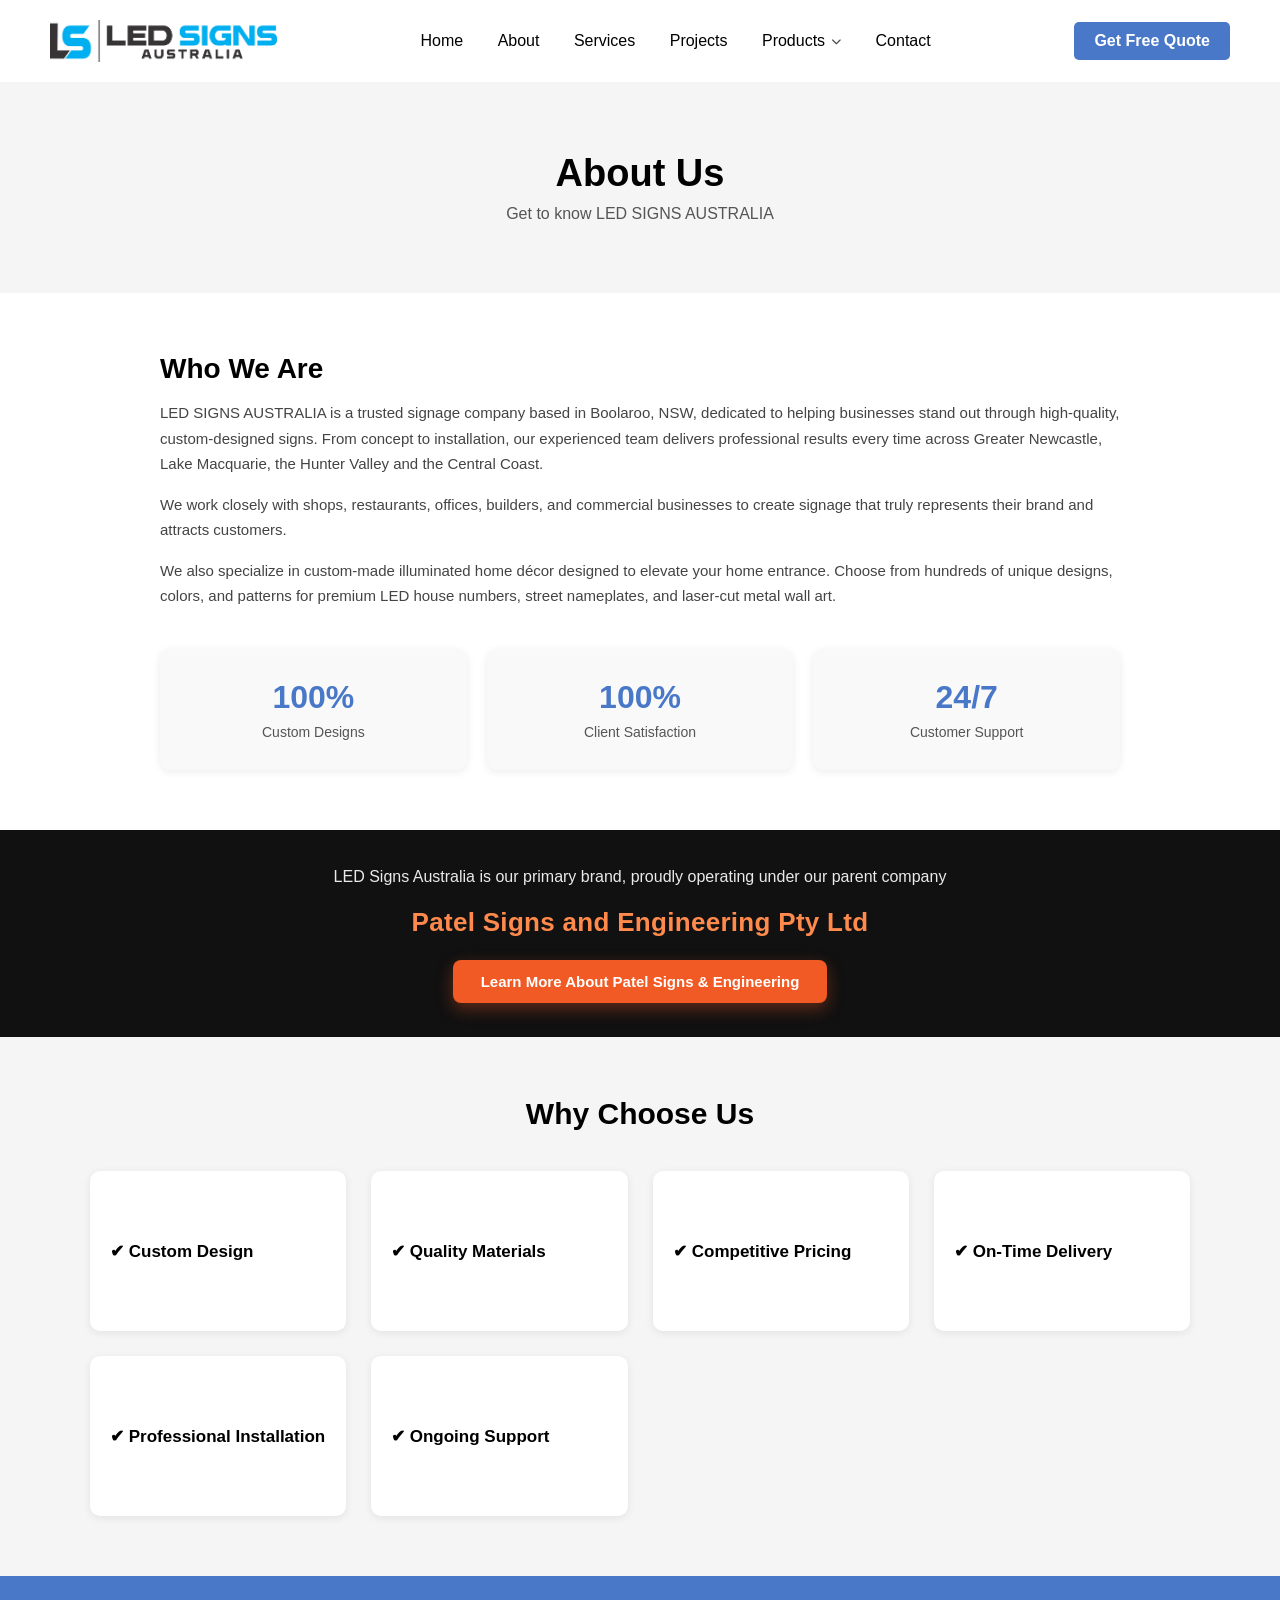
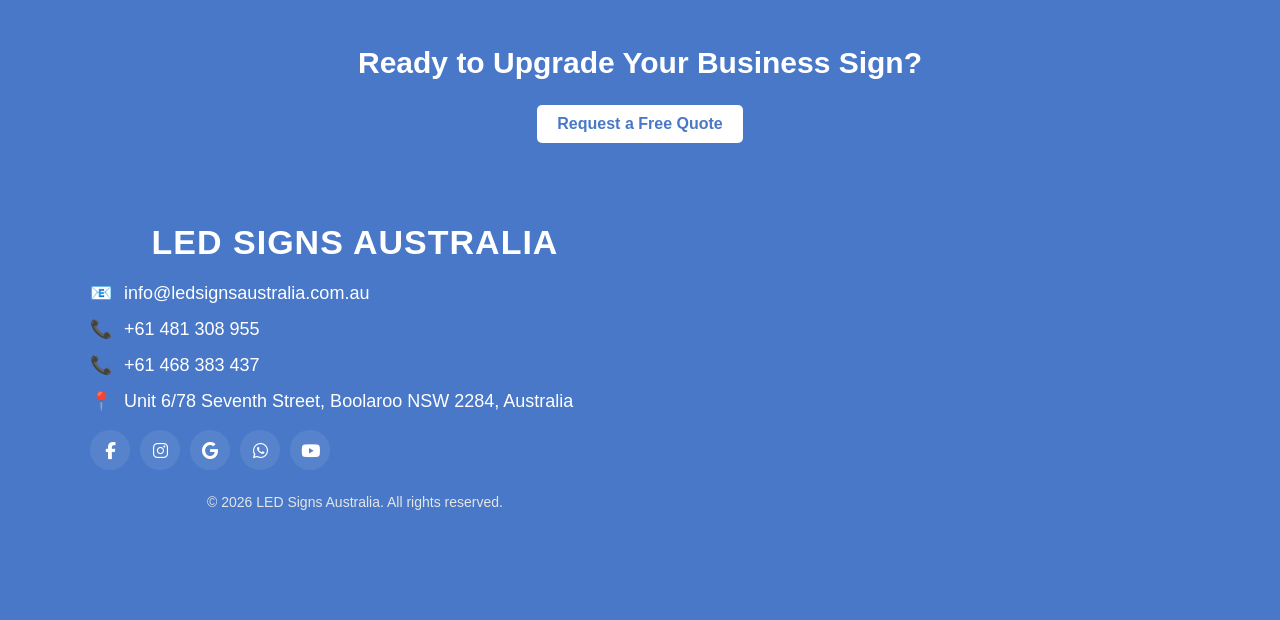
<file: about.html>
<!DOCTYPE html>
<html lang="en-AU">
<head>
    <meta charset="UTF-8">
    <title>About Us - LED SIGNS AUSTRALIA</title>
    <meta name="viewport" content="width=device-width, initial-scale=1.0">
    <meta name="description" content="About LED Signs Australia, a Boolaroo NSW signage company serving Newcastle, Lake Macquarie, the Hunter and Central Coast, with signs supplied Australia-wide.">
    <link rel="canonical" href="https://ledsignsaustralia.com.au/about.html">
    <meta property="og:title" content="About Us - LED SIGNS AUSTRALIA">
    <meta property="og:description" content="About LED Signs Australia, a Boolaroo NSW signage company serving Newcastle, Lake Macquarie, the Hunter and Central Coast, with signs supplied Australia-wide.">
    <meta property="og:type" content="website">
    <meta property="og:url" content="https://ledsignsaustralia.com.au/about.html">
    <meta property="og:site_name" content="LED Signs Australia">
    <meta property="og:image" content="https://ledsignsaustralia.com.au/images/work2.jpg">
    <link rel="stylesheet" href="style.css">
    <style>
    /* Logo sizing failsafe — keeps the logo the right size even if style.css is out of date */
    .logo { display: flex; align-items: center; }
    .logo-img { height: 42px; width: auto; display: block; }
    @media (max-width: 768px) { .logo-img { height: 32px; } }
    </style>
    <link rel="icon" type="image/png" href="images/led-signs-australia-icon.png">
</head>
<body>
    <header class="header">
        <a href="index.html" class="logo">
            <img src="images/led-signs-australia-logo.png" alt="LED Signs Australia" class="logo-img" width="2014" height="373">
        </a>
        <div class="hamburger" onclick="toggleMenu()">
            <span></span><span></span><span></span>
        </div>
        <nav id="navMenu">
            <a href="index.html">Home</a>
            <a href="about.html">About</a>
            <a href="services.html">Services</a>
            <a href="projects.html">Projects</a>
            <div class="nav-dropdown" id="productsDropdown">
                <a href="products.html" class="nav-dropdown-trigger">Products <i class="fa-solid fa-chevron-down"></i></a>
                <div class="nav-megamenu">
                    <div class="nav-megamenu-grid">
                        <a href="3d-cut-letters.html" class="nav-megamenu-item">
                            <span class="nav-megamenu-icon"><i class="fa-solid fa-a"></i></span>
                            <span class="nav-megamenu-text"><strong>3D Cut Letters</strong><span>Dimensional letters in acrylic, metal &amp; more</span></span>
                        </a>
                        <a href="3d-illuminated-letters.html" class="nav-megamenu-item">
                            <span class="nav-megamenu-icon"><i class="fa-solid fa-lightbulb"></i></span>
                            <span class="nav-megamenu-text"><strong>3D Illuminated Letters</strong><span>Front-lit or halo-lit LED letters</span></span>
                        </a>
                        <a href="light-box.html" class="nav-megamenu-item">
                            <span class="nav-megamenu-icon"><i class="fa-solid fa-square"></i></span>
                            <span class="nav-megamenu-text"><strong>Light Box</strong><span>Backlit acrylic-faced panel signs</span></span>
                        </a>
                        <a href="home-plates.html" class="nav-megamenu-item">
                            <span class="nav-megamenu-icon"><i class="fa-solid fa-house"></i></span>
                            <span class="nav-megamenu-text"><strong>Home Plates</strong><span>House numbers &amp; street nameplates</span></span>
                        </a>
                    </div>
                    <div class="nav-megamenu-footer">
                        <a href="products.html">View All Products <i class="fa-solid fa-arrow-right"></i></a>
                        <span>Instant online pricing</span>
                    </div>
                </div>
            </div>
            <a href="contact.html">Contact</a>
        </nav>
        <a href="mailto:info@ledsignsaustralia.com.au" class="quote-btn">Get Free Quote</a>
    </header>

    <section class="page-hero">
        <h1>About Us</h1>
        <p>Get to know LED SIGNS AUSTRALIA</p>
    </section>

    <section class="about-content">
        <div class="about-text">
            <h2>Who We Are</h2>
            <p>LED SIGNS AUSTRALIA is a trusted signage company based in Boolaroo, NSW, dedicated to helping businesses stand out through high-quality, custom-designed signs. From concept to installation, our experienced team delivers professional results every time across Greater Newcastle, Lake Macquarie, the Hunter Valley and the Central Coast.</p>
            <p>We work closely with shops, restaurants, offices, builders, and commercial businesses to create signage that truly represents their brand and attracts customers.</p>
            <p>We also specialize in custom-made illuminated home décor designed to elevate your home entrance. Choose from hundreds of unique designs, colors, and patterns for premium LED house numbers, street nameplates, and laser-cut metal wall art.</p>
        </div>

        <div class="about-stats">
            <div class="stat-box">
                <h3>100%</h3>
                <p>Custom Designs</p>
            </div>
            <div class="stat-box">
                <h3>100%</h3>
                <p>Client Satisfaction</p>
            </div>
            <div class="stat-box">
                <h3>24/7</h3>
                <p>Customer Support</p>
            </div>
        </div>
    </section>

    <section class="parent-company">
        <p class="parent-intro">LED Signs Australia is our primary brand, proudly operating under our parent company</p>
        <p class="parent-company-name">Patel Signs and Engineering Pty Ltd</p>
        <a href="patel-signs-and-engineering.html" target="_blank" rel="noopener" class="parent-btn">Learn More About Patel Signs &amp; Engineering</a>
    </section>


    <section class="why-choose">
        <h2>Why Choose Us</h2>
        <div class="why-grid">
            <div class="flip-card">
                <div class="flip-card-inner">
                    <div class="flip-card-front">
                        <h3>✔ Custom Design</h3>
                    </div>
                    <div class="flip-card-back">
                        <p>Every sign is designed uniquely to match your brand identity, style, and business goals — no generic templates.</p>
                    </div>
                </div>
            </div>

            <div class="flip-card">
                <div class="flip-card-inner">
                    <div class="flip-card-front">
                        <h3>✔ Quality Materials</h3>
                    </div>
                    <div class="flip-card-back">
                        <p>We use durable, weather-resistant, high-grade materials so your sign stays strong and vibrant for years.</p>
                    </div>
                </div>
            </div>

            <div class="flip-card">
                <div class="flip-card-inner">
                    <div class="flip-card-front">
                        <h3>✔ Competitive Pricing</h3>
                    </div>
                    <div class="flip-card-back">
                        <p>Professional quality signage at fair, transparent pricing with no hidden costs.</p>
                    </div>
                </div>
            </div>

            <div class="flip-card">
                <div class="flip-card-inner">
                    <div class="flip-card-front">
                        <h3>✔ On-Time Delivery</h3>
                    </div>
                    <div class="flip-card-back">
                        <p>We respect deadlines and always deliver projects on schedule, keeping your business on track.</p>
                    </div>
                </div>
            </div>

            <div class="flip-card">
                <div class="flip-card-inner">
                    <div class="flip-card-front">
                        <h3>✔ Professional Installation</h3>
                    </div>
                    <div class="flip-card-back">
                        <p>Safe, precise installation carried out by trained technicians following all safety standards.</p>
                    </div>
                </div>
            </div>

            <div class="flip-card">
                <div class="flip-card-inner">
                    <div class="flip-card-front">
                        <h3>✔ Ongoing Support</h3>
                    </div>
                    <div class="flip-card-back">
                        <p>We provide maintenance and support even after installation, so your sign always looks its best.</p>
                    </div>
                </div>
            </div>
        </div>
    </section>

    <section class="final-cta">
        <h2>Ready to Upgrade Your Business Sign?</h2>
        <a href="mailto:info@ledsignsaustralia.com.au" class="quote-btn">Request a Free Quote</a>


    <!-- ===== SITE FOOTER ===== -->
    <footer class="site-footer">
      <div class="footer-inner">

        <div class="footer-contact">
          <h3>LED SIGNS AUSTRALIA</h3>

          <div class="footer-item">
            <span>📧</span>
            <a href="mailto:info@ledsignsaustralia.com.au">info@ledsignsaustralia.com.au</a>
          </div>

          <div class="footer-item">
            <span>📞</span>
            <a href="tel:+61481308955">+61 481 308 955</a>
          </div>

          <div class="footer-item">
            <span>📞</span>
            <a href="tel:+61468383437">+61 468 383 437</a>
          </div>

          <div class="footer-item">
            <span>📍</span>
            <p>Unit 6/78 Seventh Street, Boolaroo NSW 2284, Australia</p>
          </div>

          <div class="footer-social">
            <a href="https://www.facebook.com/share/1ZkSF3gi5X/?mibextid=wwXIfr" target="_blank"><i class="fab fa-facebook-f"></i></a>
            <a href="https://www.instagram.com/led_signs_australia?igsh=MWl4Z3ZxbzA1NTdi&utm_source=qr" target="_blank"><i class="fab fa-instagram"></i></a>
            <a href="https://share.google/oLgYBgmBVbnNzRLJH" target="_blank"><i class="fab fa-google"></i></a>
            <a href="https://wa.me/61481308955" target="_blank"><i class="fab fa-whatsapp"></i></a>
            <a href="https://youtube.com/@ledsignsaustralia-pse?si=Vr0nA9Z8hgm8R8EG" target="_blank"><i class="fab fa-youtube"></i></a>
          </div>

          <p class="footer-copy">&copy; 2026 LED Signs Australia. All rights reserved.</p>
        </div>

        <div class="footer-map">
          <iframe
          src="https://www.google.com/maps?q=Unit+6/78+Seventh+Street,+Boolaroo+NSW+2284,+Australia&output=embed"
          width="100%"
          height="100%"
          style="border:0; border-radius:8px; min-height:220px;"
          allowfullscreen=""
          loading="lazy"
          referrerpolicy="no-referrer-when-downgrade">
          </iframe>
        </div>

      </div>
    </footer>

    

    <link rel="stylesheet" href="https://cdnjs.cloudflare.com/ajax/libs/font-awesome/6.5.1/css/all.min.css">

    <style>
    /* ===== PARENT COMPANY SECTION (Patel Signs & Engineering) ===== */
    .parent-company {
      background: #111111;
      padding: 34px 20px;
      text-align: center;
    }

    .parent-intro {
      color: #eaeaea;
      font-size: 16px;
      line-height: 1.6;
      max-width: 680px;
      margin: 0 auto 18px;
    }

    .parent-intro strong {
      color: #ff8a4c;
    }

    .parent-company-name {
      color: #ff8a4c;
      font-size: 26px;
      font-weight: 800;
      text-align: center;
      margin: 0 auto 22px;
      letter-spacing: 0.3px;
    }

    .parent-btn {
      display: inline-block;
      background: #f15a24;
      color: #ffffff;
      font-weight: 700;
      text-decoration: none;
      padding: 13px 28px;
      border-radius: 8px;
      font-size: 15px;
      box-shadow: 0 6px 16px rgba(241,90,36,0.35);
      transition: background 0.2s ease;
    }

    .parent-btn:hover {
      background: #d6480f;
    }

    .site-footer {
      background: #4878c7;
      color: #ffffff;
      padding: 40px 20px;
      margin-top: 40px;
    }

    .footer-inner {
      max-width: 1100px;
      margin: 0 auto;
      display: grid;
      grid-template-columns: 1fr 1fr;
      gap: 40px;
      align-items: start;
    }

    .footer-contact h3 {
      margin-bottom: 20px;
      font-size: 34px;
      font-weight: 800;
      letter-spacing: 1px;
    }

    .footer-item {
      display: flex;
      align-items: center;
      gap: 12px;
      margin-bottom: 14px;
      font-size: 18px;
    }

    .footer-item a {
      color: #ffffff;
      text-decoration: none;
    }

    .footer-item a:hover {
      text-decoration: underline;
    }

    .footer-item p {
      margin: 0;
    }

    .footer-social {
      display: flex;
      gap: 10px;
      margin: 18px 0;
    }

    .footer-social a {
      width: 40px;
      height: 40px;
      border-radius: 50%;
      background: #ffffff15;
      display: flex;
      align-items: center;
      justify-content: center;
      color: #fff;
      text-decoration: none;
      font-size: 17px;
    }

    .footer-social a:hover {
      background: #ffffff30;
    }

    .footer-copy {
      font-size: 14px;
      color: #e5e5e5;
      margin-top: 24px;
    }

    .footer-map {
      min-height: 220px;
      height: 100%;
    }

    @media (max-width: 700px) {
      .footer-inner {
        grid-template-columns: 1fr;
      }
      .footer-map {
        height: 220px;
      }
    }
    </style>
    <!-- ===== END SITE FOOTER ===== -->

    <script src="mobile-menu.js"></script>
    <script>
    (function() {
        var dd = document.getElementById("productsDropdown");
        if (!dd) return;
        var closeTimer = null;

        dd.addEventListener("mouseenter", function() {
            clearTimeout(closeTimer);
            dd.classList.add("open");
        });

        dd.addEventListener("mouseleave", function() {
            closeTimer = setTimeout(function() {
                dd.classList.remove("open");
            }, 1000);
        });
    })();
    </script>
</body>
</html>
</file>
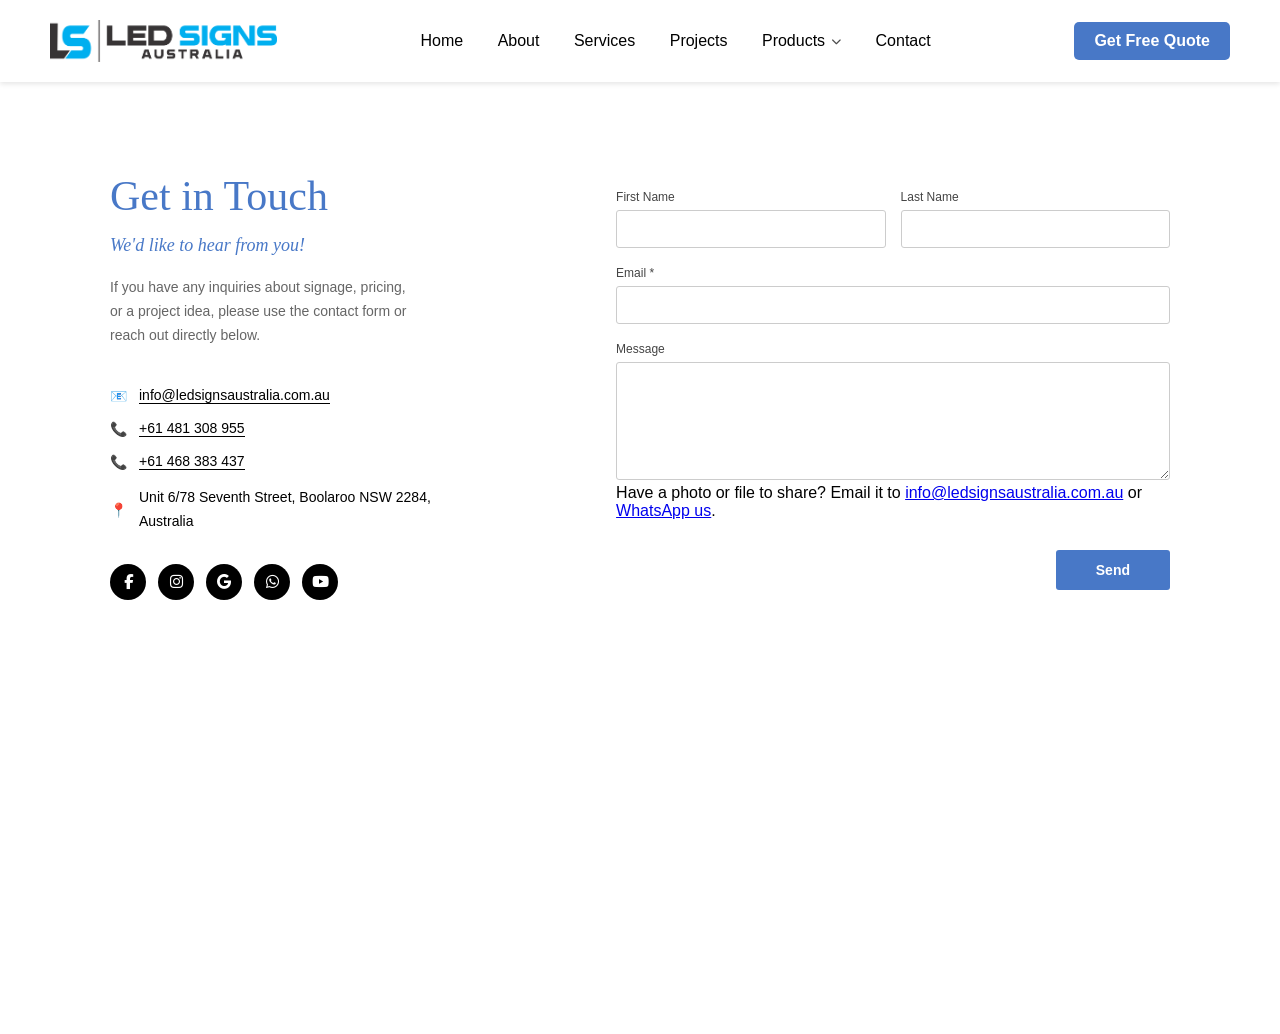
<file: contact.html>
<!DOCTYPE html>
<html lang="en-AU">
<head>
    <meta charset="UTF-8">
<title>Contact Us - LED SIGNS AUSTRALIA</title>
<meta name="viewport" content="width=device-width, initial-scale=1">
    <meta name="description" content="Contact LED Signs Australia in Boolaroo NSW for a free signage quote. Installing across Newcastle, Lake Macquarie & the Hunter.">
    <link rel="canonical" href="https://ledsignsaustralia.com.au/contact.html">
    <meta property="og:title" content="Contact Us - LED SIGNS AUSTRALIA">
    <meta property="og:description" content="Contact LED Signs Australia in Boolaroo NSW for a free signage quote. Installing across Newcastle, Lake Macquarie & the Hunter.">
    <meta property="og:type" content="website">
    <meta property="og:url" content="https://ledsignsaustralia.com.au/contact.html">
    <meta property="og:site_name" content="LED Signs Australia">
    <meta property="og:image" content="https://ledsignsaustralia.com.au/images/work2.jpg">
    <link rel="stylesheet" href="style.css">
<link rel="stylesheet" href="https://cdnjs.cloudflare.com/ajax/libs/font-awesome/6.5.1/css/all.min.css">
    <style>
    /* Logo sizing failsafe — keeps the logo the right size even if style.css is out of date */
    .logo { display: flex; align-items: center; }
    .logo-img { height: 42px; width: auto; display: block; }
    @media (max-width: 768px) { .logo-img { height: 32px; } }
    </style>
    <link rel="icon" type="image/png" href="images/led-signs-australia-icon.png">
</head>
<body>
<header class="header">
<a href="index.html" class="logo">
            <img src="images/led-signs-australia-logo.png" alt="LED Signs Australia" class="logo-img" width="2014" height="373">
        </a>
<div class="hamburger" onclick="toggleMenu()">
    <span></span><span></span><span></span>
</div>
<nav id="navMenu">
<a href="index.html">Home</a>
<a href="about.html">About</a>
<a href="services.html">Services</a>
<a href="projects.html">Projects</a>
<div class="nav-dropdown" id="productsDropdown">
                <a href="products.html" class="nav-dropdown-trigger">Products <i class="fa-solid fa-chevron-down"></i></a>
                <div class="nav-megamenu">
                    <div class="nav-megamenu-grid">
                        <a href="3d-cut-letters.html" class="nav-megamenu-item">
                            <span class="nav-megamenu-icon"><i class="fa-solid fa-a"></i></span>
                            <span class="nav-megamenu-text"><strong>3D Cut Letters</strong><span>Dimensional letters in acrylic, metal &amp; more</span></span>
                        </a>
                        <a href="3d-illuminated-letters.html" class="nav-megamenu-item">
                            <span class="nav-megamenu-icon"><i class="fa-solid fa-lightbulb"></i></span>
                            <span class="nav-megamenu-text"><strong>3D Illuminated Letters</strong><span>Front-lit or halo-lit LED letters</span></span>
                        </a>
                        <a href="light-box.html" class="nav-megamenu-item">
                            <span class="nav-megamenu-icon"><i class="fa-solid fa-square"></i></span>
                            <span class="nav-megamenu-text"><strong>Light Box</strong><span>Backlit acrylic-faced panel signs</span></span>
                        </a>
                        <a href="home-plates.html" class="nav-megamenu-item">
                            <span class="nav-megamenu-icon"><i class="fa-solid fa-house"></i></span>
                            <span class="nav-megamenu-text"><strong>Home Plates</strong><span>House numbers &amp; street nameplates</span></span>
                        </a>
                    </div>
                    <div class="nav-megamenu-footer">
                        <a href="products.html">View All Products <i class="fa-solid fa-arrow-right"></i></a>
                        <span>Instant online pricing</span>
                    </div>
                </div>
            </div>
<a href="contact.html">Contact</a>
</nav>
<a href="contact.html" class="quote-btn">Get Free Quote</a>
</header>

<section class="contact-minimal">
<div class="contact-minimal-left">
<h1>Get in Touch</h1>
<h2>We'd like to hear from you!</h2>
<p>If you have any inquiries about signage, pricing, or a project idea, please use the contact form or reach out directly below.</p>

<div class="contact-minimal-item">
<span>📧</span>
<a href="mailto:info@ledsignsaustralia.com.au">info@ledsignsaustralia.com.au</a>
</div>

<div class="contact-minimal-item">
<span>📞</span>
<a href="tel:+61481308955">+61 481 308 955</a>
</div>

<div class="contact-minimal-item">
<span>📞</span>
<a href="tel:+61468383437">+61 468 383 437</a>
</div>

<div class="contact-minimal-item">
<span>📍</span>
<p>Unit 6/78 Seventh Street, Boolaroo NSW 2284, Australia</p>
</div>

<div class="social-icons">
<a href="https://www.facebook.com/share/1ZkSF3gi5X/?mibextid=wwXIfr" target="_blank"><i class="fab fa-facebook-f"></i></a>
<a href="https://www.instagram.com/led_signs_australia?igsh=MWl4Z3ZxbzA1NTdi&utm_source=qr" target="_blank"><i class="fab fa-instagram"></i></a>
<a href="https://share.google/oLgYBgmBVbnNzRLJH" target="_blank"><i class="fab fa-google"></i></a>
<a href="https://wa.me/61481308955" target="_blank"><i class="fab fa-whatsapp"></i></a>
<a href="https://youtube.com/@ledsignsaustralia-pse?si=Vr0nA9Z8hgm8R8EG" target="_blank"><i class="fab fa-youtube"></i></a>
</div>

<div class="contact-map" style="margin-top: 40px; width: 100%; flex-basis: 100%; flex: 1 1 100%; display: block;">
<iframe
src="https://www.google.com/maps?q=Unit+6/78+Seventh+Street,+Boolaroo+NSW+2284,+Australia&output=embed"
width="100%"
height="300"
style="border:0; border-radius:8px;"
allowfullscreen=""
loading="lazy"
referrerpolicy="no-referrer-when-downgrade">
</iframe>
</div>
</div>

<div class="contact-minimal-right">
<form class="contact-form" action="https://formspree.io/f/maqrreen" method="POST">
<div class="form-row">
<div class="form-group">
<label for="firstname">First Name</label>
<input type="text" id="firstname" name="firstname">
</div>
<div class="form-group">
<label for="lastname">Last Name</label>
<input type="text" id="lastname" name="lastname">
</div>
</div>

<label for="email">Email *</label>
<input type="email" id="email" name="email" required>

<label for="message">Message</label>
<textarea id="message" name="message" rows="6"></textarea>

<input type="hidden" name="_subject" value="New enquiry from LED Signs Australia website">
<input type="text" name="_gotcha" style="display:none">

<p class="attachment-note">Have a photo or file to share? Email it to <a href="mailto:info@ledsignsaustralia.com.au">info@ledsignsaustralia.com.au</a> or <a href="https://wa.me/61481308955" target="_blank">WhatsApp us</a>.</p>

<button type="submit" class="send-btn">Send</button>
</form>
</div>
</section>


    <script src="mobile-menu.js"></script>
    <script>
    (function() {
        var dd = document.getElementById("productsDropdown");
        if (!dd) return;
        var closeTimer = null;

        dd.addEventListener("mouseenter", function() {
            clearTimeout(closeTimer);
            dd.classList.add("open");
        });

        dd.addEventListener("mouseleave", function() {
            closeTimer = setTimeout(function() {
                dd.classList.remove("open");
            }, 1000);
        });
    })();
    </script>
</body>
</html>
</file>
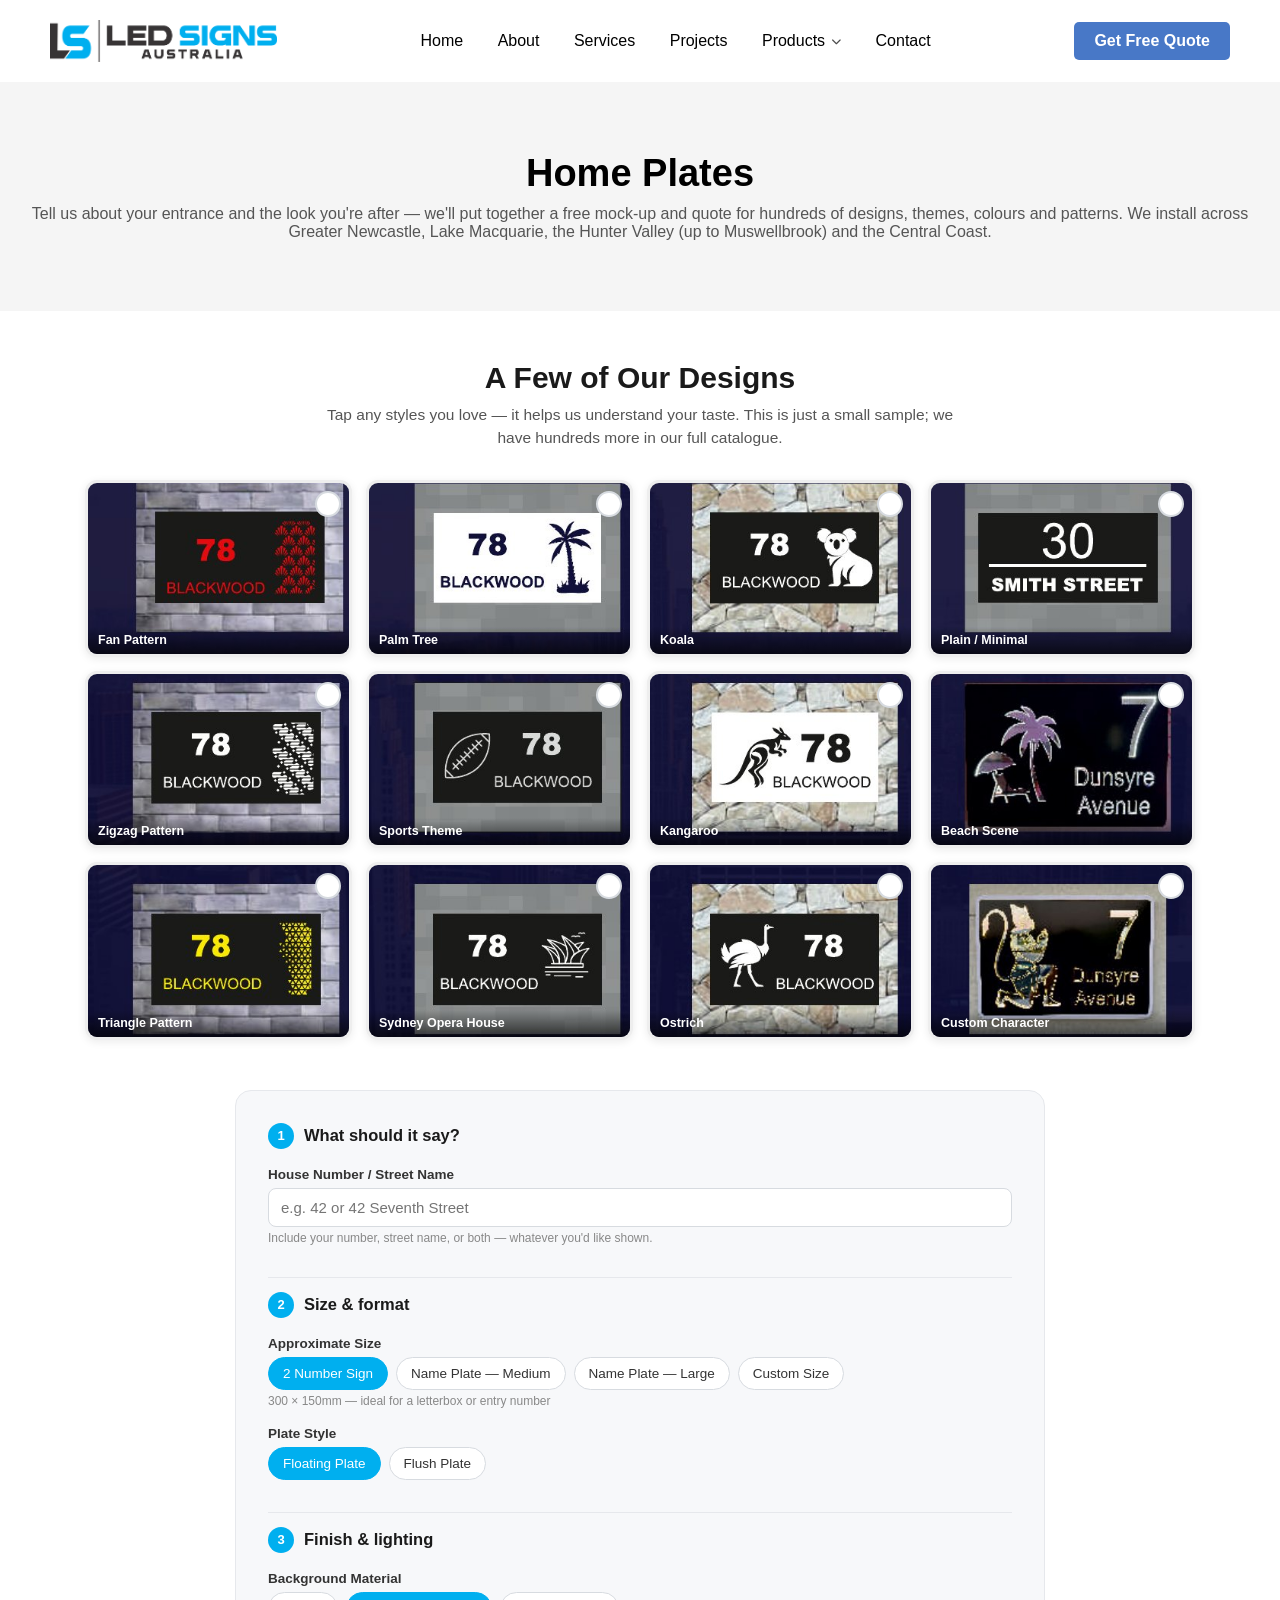
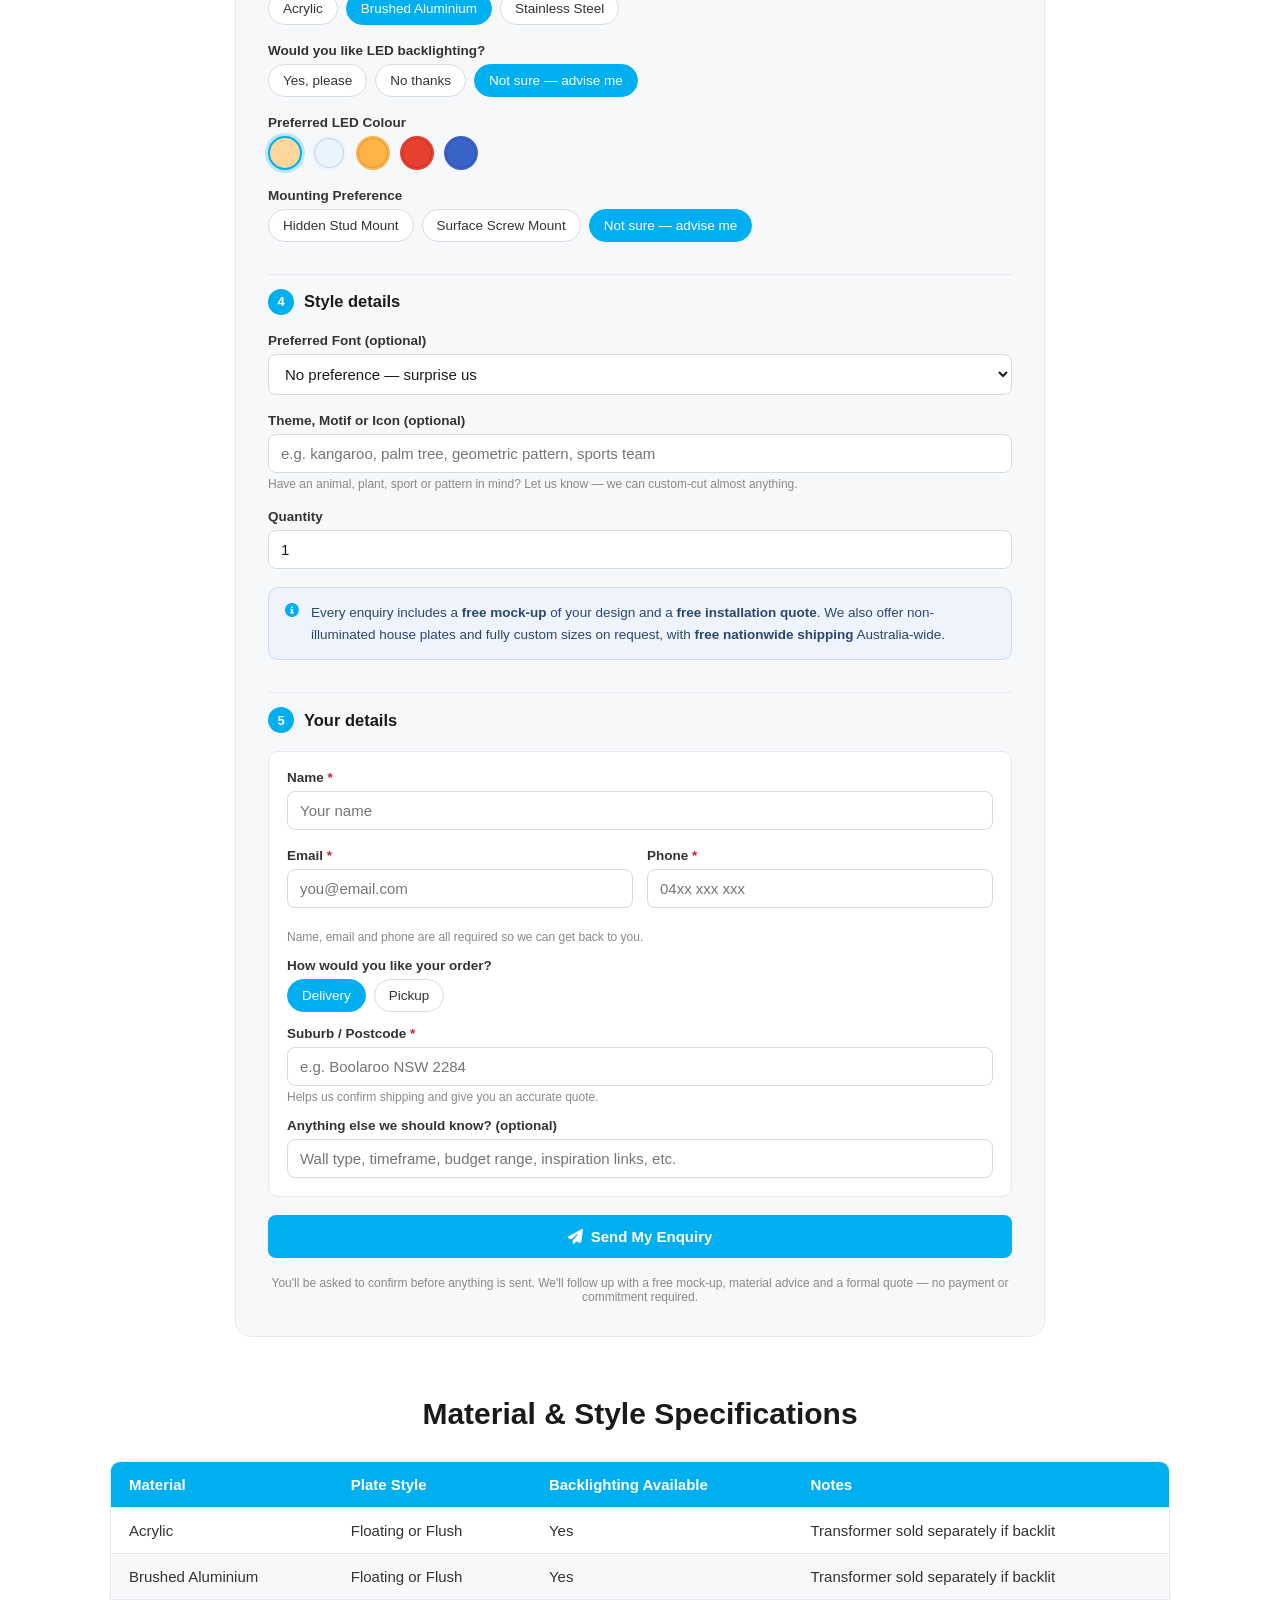
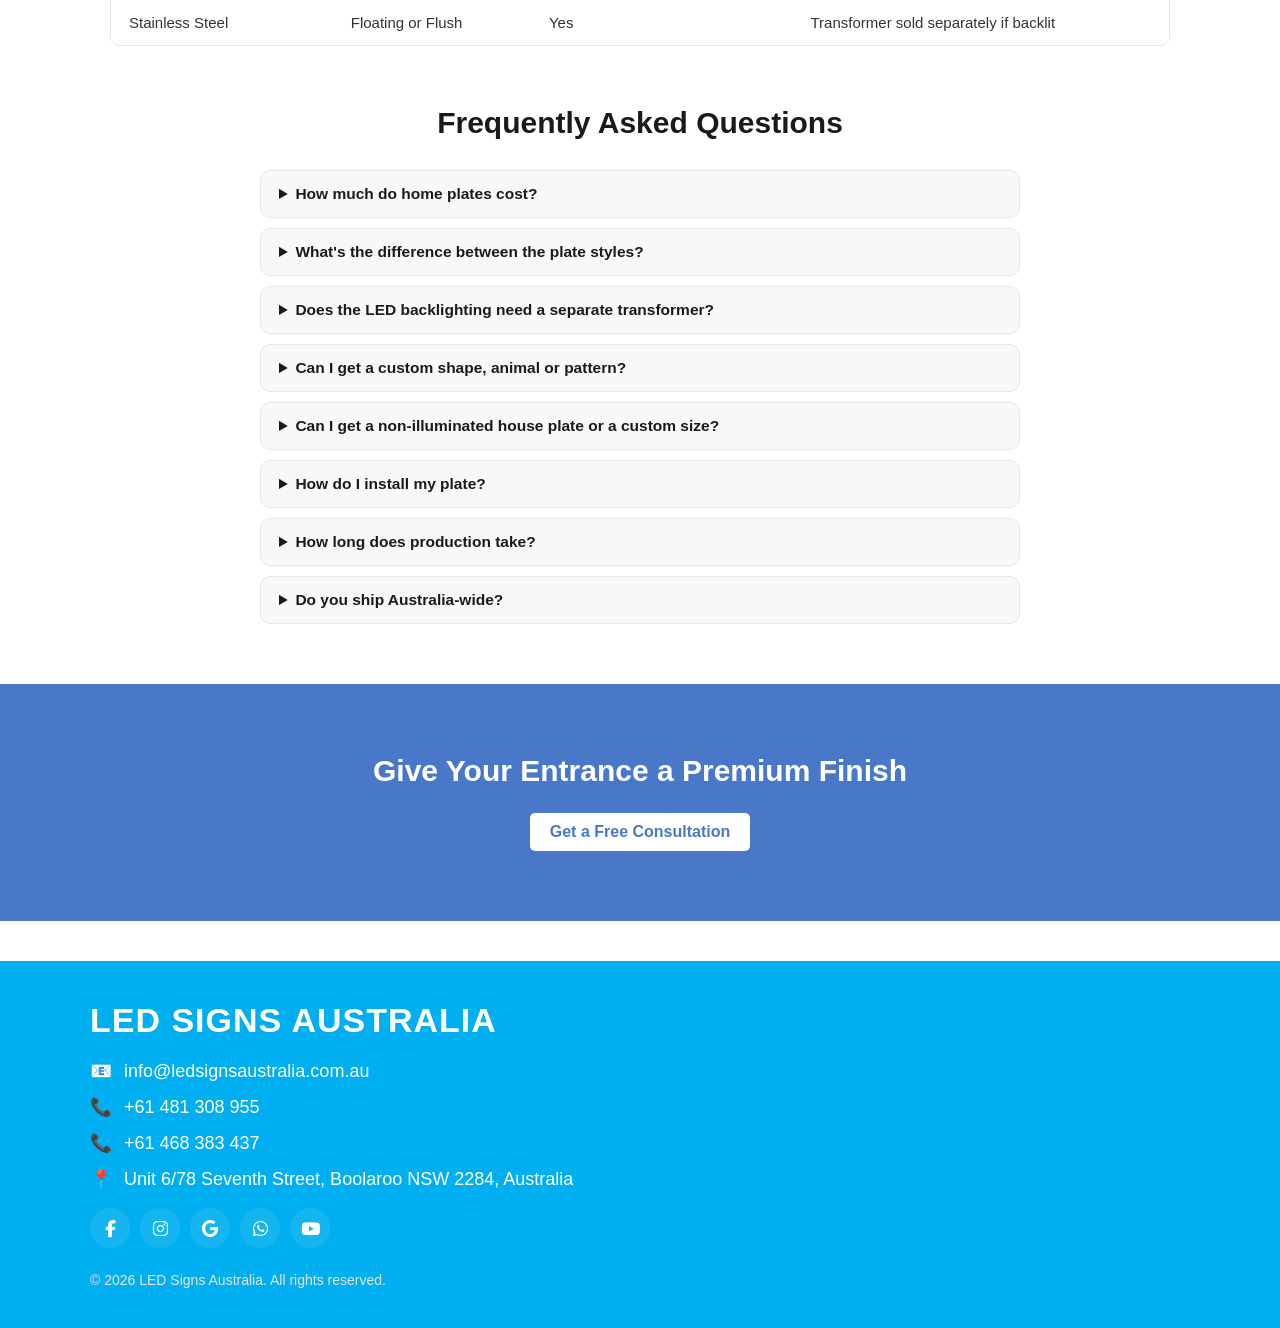
<file: home-plates.html>
<!DOCTYPE html>
<html lang="en-AU">
<head>
    <title>Home Plates - Free Design &amp; Quote | Newcastle</title>
    <meta charset="UTF-8">
    <meta name="viewport" content="width=device-width, initial-scale=1.0">
    <meta name="description" content="Illuminated LED house numbers and street nameplates, installed across Newcastle & Lake Macquarie. Choose a design and request a free quote.">
    <link rel="canonical" href="https://ledsignsaustralia.com.au/home-plates.html">
    <meta property="og:title" content="Home Plates - Free Design &amp; Quote | Newcastle">
    <meta property="og:description" content="Illuminated LED house numbers and street nameplates, installed across Newcastle & Lake Macquarie. Choose a design and request a free quote.">
    <meta property="og:type" content="website">
    <meta property="og:url" content="https://ledsignsaustralia.com.au/home-plates.html">
    <meta property="og:site_name" content="LED Signs Australia">
    <meta property="og:image" content="https://ledsignsaustralia.com.au/images/work2.jpg">
    <script type="application/ld+json">
    {
      "@context": "https://schema.org",
      "@type": "Product",
      "name": "Home Plates",
      "description": "Illuminated LED house numbers and street nameplates, with hundreds of designs, installed across Greater Newcastle, Lake Macquarie, the Hunter Valley and Central Coast.",
      "image": "https://ledsignsaustralia.com.au/images/work2.jpg",
      "brand": { "@type": "Brand", "name": "LED Signs Australia" },
      "url": "https://ledsignsaustralia.com.au/home-plates.html",
      "offers": {
        "@type": "Offer",
        "url": "https://ledsignsaustralia.com.au/home-plates.html",
        "priceCurrency": "AUD",
        "availability": "https://schema.org/InStock",
        "itemCondition": "https://schema.org/NewCondition",
        "description": "No fixed online price — free mock-up and quote provided per design."
      }
    }
    </script>
    <link rel="stylesheet" href="style.css">
    <link rel="preconnect" href="https://fonts.googleapis.com">
    <link rel="preconnect" href="https://fonts.gstatic.com" crossorigin>
    <link href="https://fonts.googleapis.com/css2?family=Bebas+Neue&family=Poppins:wght@400;600;700&family=Playfair+Display:wght@400;700&family=Merriweather:wght@400;700&family=Pacifico&family=Roboto:wght@400;700&family=Archivo:wght@400;700&display=swap" rel="stylesheet">
    <link rel="stylesheet" href="https://cdnjs.cloudflare.com/ajax/libs/font-awesome/6.5.1/css/all.min.css">
    <style>
    /* Logo sizing failsafe — keeps the logo the right size even if style.css is out of date */
    .logo { display: flex; align-items: center; }
    .logo-img { height: 42px; width: auto; display: block; }
    @media (max-width: 768px) { .logo-img { height: 32px; } }
    </style>
    <link rel="icon" type="image/png" href="images/led-signs-australia-icon.png">
</head>
<body>
    <header class="header">
        <a href="index.html" class="logo">
            <img src="images/led-signs-australia-logo.png" alt="LED Signs Australia" class="logo-img" width="2014" height="373">
        </a>
        <div class="hamburger" onclick="toggleMenu()">
            <span></span><span></span><span></span>
        </div>
        <nav id="navMenu">
            <a href="index.html">Home</a>
            <a href="about.html">About</a>
            <a href="services.html">Services</a>
            <a href="projects.html">Projects</a>
            <div class="nav-dropdown" id="productsDropdown">
                <a href="products.html" class="nav-dropdown-trigger">Products <i class="fa-solid fa-chevron-down"></i></a>
                <div class="nav-megamenu">
                    <div class="nav-megamenu-grid">
                        <a href="3d-cut-letters.html" class="nav-megamenu-item">
                            <span class="nav-megamenu-icon"><i class="fa-solid fa-a"></i></span>
                            <span class="nav-megamenu-text"><strong>3D Cut Letters</strong><span>Dimensional letters in acrylic, metal &amp; more</span></span>
                        </a>
                        <a href="3d-illuminated-letters.html" class="nav-megamenu-item">
                            <span class="nav-megamenu-icon"><i class="fa-solid fa-lightbulb"></i></span>
                            <span class="nav-megamenu-text"><strong>3D Illuminated Letters</strong><span>Front-lit or halo-lit LED letters</span></span>
                        </a>
                        <a href="light-box.html" class="nav-megamenu-item">
                            <span class="nav-megamenu-icon"><i class="fa-solid fa-square"></i></span>
                            <span class="nav-megamenu-text"><strong>Light Box</strong><span>Backlit acrylic-faced panel signs</span></span>
                        </a>
                        <a href="home-plates.html" class="nav-megamenu-item">
                            <span class="nav-megamenu-icon"><i class="fa-solid fa-house"></i></span>
                            <span class="nav-megamenu-text"><strong>Home Plates</strong><span>House numbers &amp; street nameplates</span></span>
                        </a>
                    </div>
                    <div class="nav-megamenu-footer">
                        <a href="products.html">View All Products <i class="fa-solid fa-arrow-right"></i></a>
                        <span>Free design &amp; quote</span>
                    </div>
                </div>
            </div>
            <a href="contact.html">Contact</a>
        </nav>
        <a href="contact.html" class="quote-btn">Get Free Quote</a>
    </header>

    <section class="page-hero">
        <h1>Home Plates</h1>
        <p>Tell us about your entrance and the look you're after &mdash; we'll put together a free mock-up and quote for hundreds of designs, themes, colours and patterns. We install across Greater Newcastle, Lake Macquarie, the Hunter Valley (up to Muswellbrook) and the Central Coast.</p>
    </section>

    <!-- ===== DESIGN INSPIRATION GALLERY ===== -->
    <section class="inspo-section">
        <div class="section-heading">
            <h2>A Few of Our Designs</h2>
            <p>Tap any styles you love &mdash; it helps us understand your taste. This is just a small sample; we have hundreds more in our full catalogue.</p>
        </div>
        <div class="inspo-grid" id="inspoGrid"></div>
    </section>

    <!-- ===== ENQUIRY FORM ===== -->
    <section class="configurator" id="configurator">
        <div class="configurator-inner">
            <div class="options-col options-col-full">

                <div class="form-section-title">
                    <span class="form-step">1</span> What should it say?
                </div>

                <div class="field">
                    <label for="textInput">House Number / Street Name</label>
                    <input type="text" id="textInput" maxlength="40" placeholder="e.g. 42 or 42 Seventh Street">
                    <span class="field-hint">Include your number, street name, or both &mdash; whatever you'd like shown.</span>
                </div>

                <div class="form-section-title">
                    <span class="form-step">2</span> Size &amp; format
                </div>

                <div class="field">
                    <label>Approximate Size</label>
                    <div class="pill-group" id="sizeGroup"></div>
                    <span class="field-hint" id="sizeHint"></span>
                </div>

                <div class="field">
                    <label>Plate Style</label>
                    <div class="pill-group" id="styleGroup"></div>
                </div>

                <div class="form-section-title">
                    <span class="form-step">3</span> Finish &amp; lighting
                </div>

                <div class="field">
                    <label>Background Material</label>
                    <div class="pill-group" id="materialGroup"></div>
                </div>

                <div class="field">
                    <label>Would you like LED backlighting?</label>
                    <div class="pill-group" id="backlitGroup"></div>
                </div>

                <div class="field" id="colourField">
                    <label>Preferred LED Colour</label>
                    <div class="swatch-group" id="colourGroup"></div>
                </div>

                <div class="field">
                    <label>Mounting Preference</label>
                    <div class="pill-group" id="mountGroup"></div>
                </div>

                <div class="form-section-title">
                    <span class="form-step">4</span> Style details
                </div>

                <div class="field">
                    <label for="fontSelect">Preferred Font (optional)</label>
                    <select id="fontSelect">
                        <option value="No preference" selected>No preference &mdash; surprise us</option>
                        <option value="Archivo">Archivo (clean &amp; modern)</option>
                        <option value="Arial">Arial (classic sans-serif)</option>
                        <option value="Bebas Neue">Bebas Neue (bold condensed)</option>
                        <option value="Poppins">Poppins (rounded modern)</option>
                        <option value="Playfair Display">Playfair Display (elegant serif)</option>
                        <option value="Merriweather">Merriweather (traditional serif)</option>
                        <option value="Roboto">Roboto (neutral sans-serif)</option>
                    </select>
                </div>

                <div class="field">
                    <label for="motifInput">Theme, Motif or Icon (optional)</label>
                    <input type="text" id="motifInput" placeholder="e.g. kangaroo, palm tree, geometric pattern, sports team">
                    <span class="field-hint">Have an animal, plant, sport or pattern in mind? Let us know &mdash; we can custom-cut almost anything.</span>
                </div>

                <div class="field">
                    <label for="qtyInput">Quantity</label>
                    <input type="number" id="qtyInput" value="1" min="1" step="1">
                </div>

                <div class="info-box">
                    <i class="fa-solid fa-circle-info"></i>
                    <p>Every enquiry includes a <strong>free mock-up</strong> of your design and a <strong>free installation quote</strong>. We also offer non-illuminated house plates and fully custom sizes on request, with <strong>free nationwide shipping</strong> Australia-wide.</p>
                </div>

                <div class="form-section-title">
                    <span class="form-step">5</span> Your details
                </div>

                <div class="details-box">

                    <div class="field">
                        <label for="custName">Name <span class="req">*</span></label>
                        <input type="text" id="custName" placeholder="Your name" oninput="clearFieldError(this)">
                        <span class="field-error" id="custNameError"></span>
                    </div>

                    <div class="field field-half">
                        <div class="field">
                            <label for="custEmail">Email <span class="req">*</span></label>
                            <input type="email" id="custEmail" placeholder="you@email.com" oninput="clearFieldError(this)">
                            <span class="field-error" id="custEmailError"></span>
                        </div>
                        <div class="field">
                            <label for="custPhone">Phone <span class="req">*</span></label>
                            <input type="tel" id="custPhone" placeholder="04xx xxx xxx" inputmode="tel" autocomplete="tel" oninput="clearFieldError(this)">
                            <span class="field-error" id="custPhoneError"></span>
                        </div>
                    </div>
                    <span class="field-hint">Name, email and phone are all required so we can get back to you.</span>

                    <div class="field">
                        <label>How would you like your order?</label>
                        <div class="pill-group">
                            <button type="button" class="pill-btn active" id="deliveryBtn" onclick="setDeliveryMethod('delivery', this)">Delivery</button>
                            <button type="button" class="pill-btn" id="pickupBtn" onclick="setDeliveryMethod('pickup', this)">Pickup</button>
                        </div>
                    </div>

                    <div class="field" id="addressField">
                        <label for="custAddress">Suburb / Postcode <span class="req">*</span></label>
                        <input type="text" id="custAddress" placeholder="e.g. Boolaroo NSW 2284" oninput="clearFieldError(this)">
                        <span class="field-error" id="custAddressError"></span>
                        <span class="field-hint">Helps us confirm shipping and give you an accurate quote.</span>
                    </div>

                    <div class="field">
                        <label for="custNotes">Anything else we should know? (optional)</label>
                        <input type="text" id="custNotes" placeholder="Wall type, timeframe, budget range, inspiration links, etc.">
                    </div>
                </div>

                <div class="quote-actions">
                    <button type="button" class="quote-action-btn email-btn" onclick="sendEnquiry()">
                        <i class="fa-solid fa-paper-plane"></i> Send My Enquiry
                    </button>
                </div>
                <p class="send-hint">You'll be asked to confirm before anything is sent. We'll follow up with a free mock-up, material advice and a formal quote &mdash; no payment or commitment required.</p>

            </div>
        </div>
    </section>

    <!-- ===== SPECS TABLE ===== -->
    <section class="specs-section">
        <div class="section-heading">
            <h2>Material &amp; Style Specifications</h2>
        </div>
        <div class="specs-table-wrap">
            <table class="specs-table">
                <thead>
                    <tr><th>Material</th><th>Plate Style</th><th>Backlighting Available</th><th>Notes</th></tr>
                </thead>
                <tbody id="specsTableBody"></tbody>
            </table>
        </div>
    </section>

    <!-- ===== FAQ ===== -->
    <section class="faq-section">
        <div class="section-heading">
            <h2>Frequently Asked Questions</h2>
        </div>
        <div class="faq-list">
            <details class="faq-item">
                <summary>How much do home plates cost?</summary>
                <p>Pricing depends on size, material, lighting and complexity of the design, so we don't publish a fixed online price. Send us your details above and we'll come back with a free, no-obligation quote and mock-up.</p>
            </details>
            <details class="faq-item">
                <summary>What's the difference between the plate styles?</summary>
                <p>Floating Plate stands slightly off the wall on hidden studs, casting a soft shadow line for a premium architectural look. Flush Plate mounts directly against the wall for a clean, minimal finish.</p>
            </details>
            <details class="faq-item">
                <summary>Does the LED backlighting need a separate transformer?</summary>
                <p>Yes &mdash; backlit plates require a small low-voltage transformer, which is <strong>sold separately</strong>. We'll confirm the right size and include it in your quote if needed.</p>
            </details>
            <details class="faq-item">
                <summary>Can I get a custom shape, animal or pattern?</summary>
                <p>Absolutely &mdash; koalas, kangaroos, palm trees, sports themes, geometric patterns and fully custom artwork are all possible. Just describe what you're after in the "Theme, Motif or Icon" field and we'll design around it.</p>
            </details>
            <details class="faq-item">
                <summary>Can I get a non-illuminated house plate or a custom size?</summary>
                <p>Yes &mdash; we make non-illuminated plates and fully custom dimensions too. Select "Custom Size" above or mention it in your notes and we'll quote accordingly.</p>
            </details>
            <details class="faq-item">
                <summary>How do I install my plate?</summary>
                <p>We provide a <strong>paper installation template</strong> matched to your exact plate, showing the correct position for every mounting point &mdash; making it easy to install straight and level.</p>
            </details>
            <details class="faq-item">
                <summary>How long does production take?</summary>
                <p>Most home plate orders are ready in 5&ndash;7 working days after you approve your quote. We'll confirm a firm timeframe when we send it.</p>
            </details>
            <details class="faq-item">
                <summary>Do you ship Australia-wide?</summary>
                <p>Yes &mdash; we offer free nationwide shipping on home plates.</p>
            </details>
        </div>
    </section>

    <section class="final-cta">
        <h2>Give Your Entrance a Premium Finish</h2>
        <a href="mailto:info@ledsignsaustralia.com.au" class="quote-btn">Get a Free Consultation</a>
    </section>

    <!-- ===== SITE FOOTER ===== -->
    <footer class="site-footer">
      <div class="footer-inner">

        <div class="footer-contact">
          <h3>LED SIGNS AUSTRALIA</h3>

          <div class="footer-item">
            <span>📧</span>
            <a href="mailto:info@ledsignsaustralia.com.au">info@ledsignsaustralia.com.au</a>
          </div>

          <div class="footer-item">
            <span>📞</span>
            <a href="tel:+61481308955">+61 481 308 955</a>
          </div>

          <div class="footer-item">
            <span>📞</span>
            <a href="tel:+61468383437">+61 468 383 437</a>
          </div>

          <div class="footer-item">
            <span>📍</span>
            <p>Unit 6/78 Seventh Street, Boolaroo NSW 2284, Australia</p>
          </div>

          <div class="footer-social">
            <a href="https://www.facebook.com/share/1ZkSF3gi5X/?mibextid=wwXIfr" target="_blank"><i class="fab fa-facebook-f"></i></a>
            <a href="https://www.instagram.com/led_signs_australia?igsh=MWl4Z3ZxbzA1NTdi&utm_source=qr" target="_blank"><i class="fab fa-instagram"></i></a>
            <a href="https://share.google/oLgYBgmBVbnNzRLJH" target="_blank"><i class="fab fa-google"></i></a>
            <a href="https://wa.me/61481308955" target="_blank"><i class="fab fa-whatsapp"></i></a>
            <a href="https://youtube.com/@ledsignsaustralia-pse?si=Vr0nA9Z8hgm8R8EG" target="_blank"><i class="fab fa-youtube"></i></a>
          </div>

          <p class="footer-copy">&copy; 2026 LED Signs Australia. All rights reserved.</p>
        </div>

        <div class="footer-map">
          <iframe
          src="https://www.google.com/maps?q=Unit+6/78+Seventh+Street,+Boolaroo+NSW+2284,+Australia&output=embed"
          width="100%"
          height="100%"
          style="border:0; border-radius:8px; min-height:220px;"
          allowfullscreen=""
          loading="lazy"
          referrerpolicy="no-referrer-when-downgrade">
          </iframe>
        </div>

      </div>
    </footer>

    <style>
    /* ===== Footer ===== */
    .site-footer { background:#00AFEF; color:#fff; padding:40px 20px; margin-top:40px; }
    .footer-inner { max-width:1100px; margin:0 auto; display:grid; grid-template-columns:1fr 1fr; gap:40px; align-items:start; }
    .footer-contact h3 { margin-bottom:20px; font-size:34px; font-weight:800; letter-spacing:1px; }
    .footer-item { display:flex; align-items:center; gap:12px; margin-bottom:14px; font-size:18px; }
    .footer-item a { color:#fff; text-decoration:none; }
    .footer-item a:hover { text-decoration:underline; }
    .footer-item p { margin:0; }
    .footer-social { display:flex; gap:10px; margin:18px 0; }
    .footer-social a { width:40px; height:40px; border-radius:50%; background:#ffffff15; display:flex; align-items:center; justify-content:center; color:#fff; text-decoration:none; font-size:17px; }
    .footer-social a:hover { background:#ffffff30; }
    .footer-copy { font-size:14px; color:#e5e5e5; margin-top:24px; }
    .footer-map { min-height:220px; height:100%; }
    @media (max-width:700px){ .footer-inner{ grid-template-columns:1fr; } .footer-map{ height:220px; } }
    .final-cta { margin-bottom: 0 !important; }

    /* ===== Shared section styling ===== */
    .section-heading { max-width:700px; margin:0 auto 30px; text-align:center; padding:0 20px; }
    .section-heading h2 { font-size:30px; font-weight:800; color:#1a1a1a; margin-bottom:8px; }
    .section-heading p { color:#555; font-size:15.5px; line-height:1.5; }

    /* ===== Design inspiration gallery ===== */
    .inspo-section { max-width:1150px; margin:50px auto 0; padding:0 20px; }
    .inspo-grid { display:grid; grid-template-columns:repeat(4,1fr); gap:14px; }
    .inspo-card {
      position:relative; border-radius:12px; overflow:hidden; cursor:pointer;
      border:3px solid transparent; background:#eee; aspect-ratio:343/228;
      transition:.15s; box-shadow:0 2px 8px rgba(0,0,0,0.08);
    }
    .inspo-card img { width:100%; height:100%; object-fit:cover; display:block; }
    .inspo-card:hover { transform:translateY(-3px); box-shadow:0 8px 18px rgba(0,0,0,0.18); }
    .inspo-card.selected { border-color:#00AFEF; }
    .inspo-check {
      position:absolute; top:8px; right:8px; width:26px; height:26px; border-radius:50%;
      background:#fff; border:2px solid #d7dbe0; display:flex; align-items:center; justify-content:center;
      font-size:13px; color:transparent; transition:.15s;
    }
    .inspo-card.selected .inspo-check { background:#00AFEF; border-color:#00AFEF; color:#fff; }
    .inspo-label {
      position:absolute; bottom:0; left:0; right:0; padding:6px 10px 7px;
      background:linear-gradient(0deg, rgba(0,0,0,0.65), transparent);
      color:#fff; font-size:12.5px; font-weight:700;
    }
    @media (max-width:850px){ .inspo-grid{ grid-template-columns:repeat(3,1fr); } }
    @media (max-width:560px){ .inspo-grid{ grid-template-columns:1fr 1fr; } }
    @media (max-width:600px) {
      .field-half { grid-template-columns:1fr; }
      .configurator-inner { padding:22px; }
    }

    /* ===== Configurator / enquiry form ===== */
    .configurator { max-width:850px; margin:50px auto; padding:0 20px; }
    .configurator-inner {
      background:#f7f8fa;
      border:1px solid #e6e8ec;
      border-radius:16px;
      padding:32px;
    }
    .options-col-full { display:flex; flex-direction:column; gap:18px; }

    .form-section-title {
      display:flex; align-items:center; gap:10px; font-size:16.5px; font-weight:800;
      color:#1a1a1a; margin-top:14px; padding-top:14px; border-top:1px solid #e6e8ec;
    }
    .form-section-title:first-child { margin-top:0; padding-top:0; border-top:none; }
    .form-step {
      width:26px; height:26px; border-radius:50%; background:#00AFEF; color:#fff;
      font-size:13px; display:flex; align-items:center; justify-content:center; flex-shrink:0;
    }

    .field label { display:block; font-size:13.5px; font-weight:700; color:#333; margin-bottom:6px; }
    .field input[type=text], .field input[type=number], .field input[type=email], .field input[type=tel], .field select {
      width:100%; padding:10px 12px; border:1px solid #d7dbe0; border-radius:8px;
      font-size:15px; background:#fff; color:#1a1a1a;
    }
    .field input:focus, .field select:focus { outline:2px solid #00AFEF; outline-offset:1px; }
    .field-hint { display:block; font-size:12px; color:#888; margin-top:4px; }
    .field-half { display:grid; grid-template-columns:1fr 1fr; gap:14px; }

    .pill-group { display:flex; flex-wrap:wrap; gap:8px; }
    .pill-btn {
      border:1px solid #d7dbe0; background:#fff; color:#333; font-size:13.5px;
      padding:8px 14px; border-radius:20px; cursor:pointer; transition:.15s;
    }
    .pill-btn.active { background:#00AFEF; color:#fff; border-color:#00AFEF; }

    .swatch-group { display:flex; flex-wrap:wrap; gap:10px; }
    .swatch-btn {
      width:34px; height:34px; border-radius:50%; cursor:pointer;
      border:2px solid transparent; box-shadow:inset 0 0 0 1px rgba(0,0,0,0.15);
      position:relative;
    }
    .swatch-btn.active { border-color:#00AFEF; box-shadow:0 0 0 3px rgba(0, 175, 239,0.25); }

    .info-box {
      display:flex; gap:12px; align-items:flex-start; background:#eef3fc; border:1px solid #cfdcf3;
      border-radius:10px; padding:14px 16px; font-size:13.5px; color:#2c476e; line-height:1.6;
    }
    .info-box i { margin-top:2px; color:#00AFEF; }
    .info-box p { margin:0; }

    .details-box { background:#fff; border:1px solid #e6e8ec; border-radius:10px; padding:18px; display:flex; flex-direction:column; gap:14px; }
    .req { color:#c8202f; }
    .field-error { display:block; font-size:12.5px; color:#c8202f; margin-top:4px; min-height:0; }
    .field.has-error input { border-color:#c8202f; }
    .send-hint { font-size:12px; color:#888; text-align:center; margin:0; }

    .quote-actions { display:flex; gap:12px; flex-wrap:wrap; }
    .quote-action-btn {
      flex:1; min-width:180px; border:none; border-radius:8px; padding:13px 16px;
      font-size:15px; font-weight:700; cursor:pointer; display:flex; align-items:center;
      justify-content:center; gap:8px; transition:.15s;
    }
    .email-btn { background:#00AFEF; color:#fff; }
    .email-btn:hover { background:#0090C5; }
    .whatsapp-btn { background:#25d366; color:#fff; }
    .whatsapp-btn:hover { background:#1fb959; }

    /* ===== Specs table ===== */
    .specs-section { max-width:1100px; margin:60px auto; padding:0 20px; }
    .specs-table-wrap { overflow-x:auto; border:1px solid #e6e8ec; border-radius:10px; }
    .specs-table { width:100%; border-collapse:collapse; min-width:640px; font-size:15px; }
    .specs-table thead th { background:#00AFEF; color:#fff; text-align:left; padding:14px 18px; font-weight:700; }
    .specs-table tbody td { padding:14px 18px; border-top:1px solid #e6e8ec; color:#333; }
    .specs-table tbody tr:nth-child(even) { background:#f7f8fa; }

    /* ===== FAQ ===== */
    .faq-section { max-width:800px; margin:60px auto; padding:0 20px; }
    .faq-list { display:flex; flex-direction:column; gap:10px; }
    .faq-item { background:#f7f8fa; border:1px solid #e6e8ec; border-radius:10px; padding:14px 18px; }
    .faq-item summary { cursor:pointer; font-weight:700; color:#1a1a1a; font-size:15.5px; }
    .faq-item p { margin:10px 0 2px; color:#555; font-size:14.5px; line-height:1.6; }
    </style>
    <!-- ===== END SITE FOOTER ===== -->

    <script src="mobile-menu.js"></script>
    <script src="formspree-send.js"></script>
    <script>
    // ============================================================
    // HOME PLATES ENQUIRY FORM
    // No pricing / no live preview — purely collects the customer's
    // design preferences and contact details, then sends them to
    // the business via email or WhatsApp for a manual quote.
    // ============================================================

    const SIZES = {
      small:  { label: "2 Number Sign", dims: "300 \u00d7 150mm \u2014 ideal for a letterbox or entry number" },
      medium: { label: "Name Plate \u2014 Medium", dims: "400 \u00d7 200mm \u2014 house number plus street name" },
      large:  { label: "Name Plate \u2014 Large", dims: "600 \u00d7 300mm \u2014 a bold statement for bigger entrances" },
      custom: { label: "Custom Size", dims: "Tell us your ideal dimensions in the notes below" }
    };

    const STYLES = {
      floating: { label: "Floating Plate" },
      flush:    { label: "Flush Plate" }
    };

    const MATERIALS = {
      acrylic:   { label: "Acrylic", backlitOk: true },
      aluminium: { label: "Brushed Aluminium", backlitOk: true },
      stainless: { label: "Stainless Steel", backlitOk: true }
    };

    const BACKLIT = {
      yes: { label: "Yes, please" },
      no:  { label: "No thanks" },
      unsure: { label: "Not sure \u2014 advise me" }
    };

    const MOUNTS = {
      stud:  { label: "Hidden Stud Mount" },
      screw: { label: "Surface Screw Mount" },
      unsure:{ label: "Not sure \u2014 advise me" }
    };

    const COLOURS = [
      { name: "Warm White", hex: "#ffd699" },
      { name: "Cool White", hex: "#eaf4ff" },
      { name: "Soft Amber", hex: "#ffb347" },
      { name: "Red", hex: "#e6402f" },
      { name: "Blue", hex: "#3a63c9" }
    ];

    const THEMES = [
      { key: "red-pattern",       label: "Fan Pattern",     img: "images/home-plates/red-pattern.jpg" },
      { key: "palm-tree",         label: "Palm Tree",       img: "images/home-plates/palm-tree.jpg" },
      { key: "koala",             label: "Koala",           img: "images/home-plates/koala.jpg" },
      { key: "street-name-plain", label: "Plain / Minimal", img: "images/home-plates/street-name-plain.jpg" },
      { key: "zigzag-pattern",    label: "Zigzag Pattern",  img: "images/home-plates/zigzag-pattern.jpg" },
      { key: "football",         label: "Sports Theme",    img: "images/home-plates/football.jpg" },
      { key: "kangaroo",         label: "Kangaroo",        img: "images/home-plates/kangaroo.jpg" },
      { key: "beach-scene",      label: "Beach Scene",     img: "images/home-plates/beach-scene.jpg" },
      { key: "yellow-triangle",  label: "Triangle Pattern",img: "images/home-plates/yellow-triangle.jpg" },
      { key: "sydney-opera",     label: "Sydney Opera House", img: "images/home-plates/sydney-opera.jpg" },
      { key: "ostrich",          label: "Ostrich",          img: "images/home-plates/ostrich.jpg" },
      { key: "cat-nameplate",    label: "Custom Character", img: "images/home-plates/cat-nameplate.jpg" }
    ];

    let currentSize = "small";
    let currentStyle = "floating";
    let currentMaterial = "aluminium";
    let currentBacklit = "unsure";
    let currentMount = "unsure";
    let currentColour = COLOURS[0].name;
    let deliveryMethod = "delivery";
    let selectedThemes = [];

    function setDeliveryMethod(mode, btn) {
      deliveryMethod = mode;
      document.getElementById("deliveryBtn").classList.toggle("active", mode === "delivery");
      document.getElementById("pickupBtn").classList.toggle("active", mode === "pickup");
      document.getElementById("addressField").style.display = mode === "delivery" ? "block" : "none";
      clearFieldError(document.getElementById("custAddress"));
    }

    function clearFieldError(el) {
      el.closest(".field")?.classList.remove("has-error");
      const errEl = document.getElementById(el.id + "Error");
      if (errEl) errEl.textContent = "";
      const contactErr = document.getElementById("custContactError");
      if (contactErr && (el.id === "custEmail" || el.id === "custPhone")) contactErr.textContent = "";
    }

    function validateDetails() {
      let ok = true;
      const address = document.getElementById("custAddress");

      if (!LSA_validateContact()) ok = false;
      if (deliveryMethod === "delivery" && !address.value.trim()) {
        address.closest(".field").classList.add("has-error");
        document.getElementById("custAddressError").textContent = "Please enter a suburb or postcode.";
        ok = false;
      }
      return ok;
    }

    function buildPillGroup(containerId, dataObj, currentKey, onSelect, hintFn) {
      const wrap = document.getElementById(containerId);
      wrap.innerHTML = "";
      Object.keys(dataObj).forEach(key => {
        const btn = document.createElement("button");
        btn.type = "button";
        btn.className = "pill-btn" + (key === currentKey ? " active" : "");
        btn.textContent = dataObj[key].label;
        btn.onclick = () => onSelect(key);
        wrap.appendChild(btn);
      });
      if (hintFn) hintFn();
    }

    function buildSizeGroup() {
      buildPillGroup("sizeGroup", SIZES, currentSize, (key) => { currentSize = key; buildSizeGroup(); }, () => {
        document.getElementById("sizeHint").textContent = SIZES[currentSize].dims;
      });
    }

    function buildStyleGroup() {
      buildPillGroup("styleGroup", STYLES, currentStyle, (key) => { currentStyle = key; buildStyleGroup(); });
    }

    function buildMaterialGroup() {
      buildPillGroup("materialGroup", MATERIALS, currentMaterial, (key) => {
        currentMaterial = key;
        if (!MATERIALS[key].backlitOk && currentBacklit === "yes") currentBacklit = "unsure";
        buildMaterialGroup();
        buildBacklitGroup();
      });
    }

    function buildBacklitGroup() {
      const mat = MATERIALS[currentMaterial];
      const wrap = document.getElementById("backlitGroup");
      wrap.innerHTML = "";
      Object.keys(BACKLIT).forEach(key => {
        if (key === "yes" && !mat.backlitOk) return;
        const btn = document.createElement("button");
        btn.type = "button";
        btn.className = "pill-btn" + (key === currentBacklit ? " active" : "");
        btn.textContent = BACKLIT[key].label;
        btn.onclick = () => { currentBacklit = key; buildBacklitGroup(); };
        wrap.appendChild(btn);
      });
      document.getElementById("colourField").style.display = (currentBacklit !== "no") ? "block" : "none";
    }

    function buildMountGroup() {
      buildPillGroup("mountGroup", MOUNTS, currentMount, (key) => { currentMount = key; buildMountGroup(); });
    }

    function buildColourSwatches() {
      const wrap = document.getElementById("colourGroup");
      wrap.innerHTML = "";
      COLOURS.forEach(c => {
        const btn = document.createElement("button");
        btn.type = "button";
        btn.className = "swatch-btn" + (c.name === currentColour ? " active" : "");
        btn.style.background = c.hex;
        btn.title = c.name;
        btn.onclick = () => { currentColour = c.name; buildColourSwatches(); };
        wrap.appendChild(btn);
      });
    }

    function buildSpecsTable() {
      const body = document.getElementById("specsTableBody");
      body.innerHTML = "";
      Object.values(MATERIALS).forEach(mat => {
        const tr = document.createElement("tr");
        tr.innerHTML = `
          <td>${mat.label}</td>
          <td>Floating or Flush</td>
          <td>${mat.backlitOk ? "Yes" : "No"}</td>
          <td>${mat.backlitOk ? "Transformer sold separately if backlit" : "Solid finish, not suited to backlighting"}</td>`;
        body.appendChild(tr);
      });
    }

    function buildInspoGrid() {
      const wrap = document.getElementById("inspoGrid");
      wrap.innerHTML = "";
      THEMES.forEach(t => {
        const card = document.createElement("div");
        card.className = "inspo-card";
        card.innerHTML = `
          <img src="${t.img}" alt="${t.label} home plate design" loading="lazy">
          <div class="inspo-check"><i class="fa-solid fa-check"></i></div>
          <div class="inspo-label">${t.label}</div>`;
        card.onclick = () => {
          card.classList.toggle("selected");
          if (selectedThemes.includes(t.label)) {
            selectedThemes = selectedThemes.filter(x => x !== t.label);
          } else {
            selectedThemes.push(t.label);
          }
        };
        wrap.appendChild(card);
      });
    }

    function sendEnquiry() {
      if (!validateDetails()) {
        document.querySelector(".details-box").scrollIntoView({ behavior: "smooth", block: "center" });
        return;
      }

      const text = document.getElementById("textInput").value.trim() || "Not specified";
      const size = SIZES[currentSize];
      const style = STYLES[currentStyle];
      const mat = MATERIALS[currentMaterial];
      const backlit = BACKLIT[currentBacklit];
      const mount = MOUNTS[currentMount];
      const font = document.getElementById("fontSelect").selectedOptions[0].textContent;
      const motif = document.getElementById("motifInput").value.trim();
      const qty = document.getElementById("qtyInput").value;

      const name = document.getElementById("custName").value.trim();
      const email = document.getElementById("custEmail").value.trim();
      const phone = document.getElementById("custPhone").value.trim();
      const notes = document.getElementById("custNotes").value.trim();
      const address = document.getElementById("custAddress").value.trim();

      const lines = [
        "NEW HOME PLATE ENQUIRY",
        "",
        `Text: "${text}"`,
        `Size: ${size.label} (${size.dims})`,
        `Plate Style: ${style.label}`,
        `Background Material: ${mat.label}`,
        `LED Backlighting: ${backlit.label}`,
        currentBacklit !== "no" ? `Preferred LED Colour: ${currentColour}` : null,
        `Mounting: ${mount.label}`,
        `Font Preference: ${font}`,
        motif ? `Theme / Motif Requested: ${motif}` : null,
        selectedThemes.length ? `Liked Designs From Gallery: ${selectedThemes.join(", ")}` : null,
        `Quantity: ${qty}`,
        "",
        `Name: ${name}`,
        email ? `Email: ${email}` : null,
        phone ? `Phone: ${phone}` : null,
        deliveryMethod === "delivery" ? `Delivery to: ${address}` : "Pickup preferred",
        notes ? `Notes: ${notes}` : null
      ].filter(Boolean);
      const message = lines.join("\n");

      LSA_confirmAndSend(
        "Home Plate Enquiry \u2013 " + name + " \u2013 " + text,
        message,
        { name, email, phone },
        "Home Plates"
      );
    }

    // ===== init =====
    buildInspoGrid();
    buildSizeGroup();
    buildStyleGroup();
    buildMaterialGroup();
    buildBacklitGroup();
    buildMountGroup();
    buildColourSwatches();
    buildSpecsTable();
    </script>

    <script>
    (function() {
        var dd = document.getElementById("productsDropdown");
        if (!dd) return;
        var closeTimer = null;

        dd.addEventListener("mouseenter", function() {
            clearTimeout(closeTimer);
            dd.classList.add("open");
        });

        dd.addEventListener("mouseleave", function() {
            closeTimer = setTimeout(function() {
                dd.classList.remove("open");
            }, 1000);
        });
    })();
    </script>
</body>
</html>
</file>
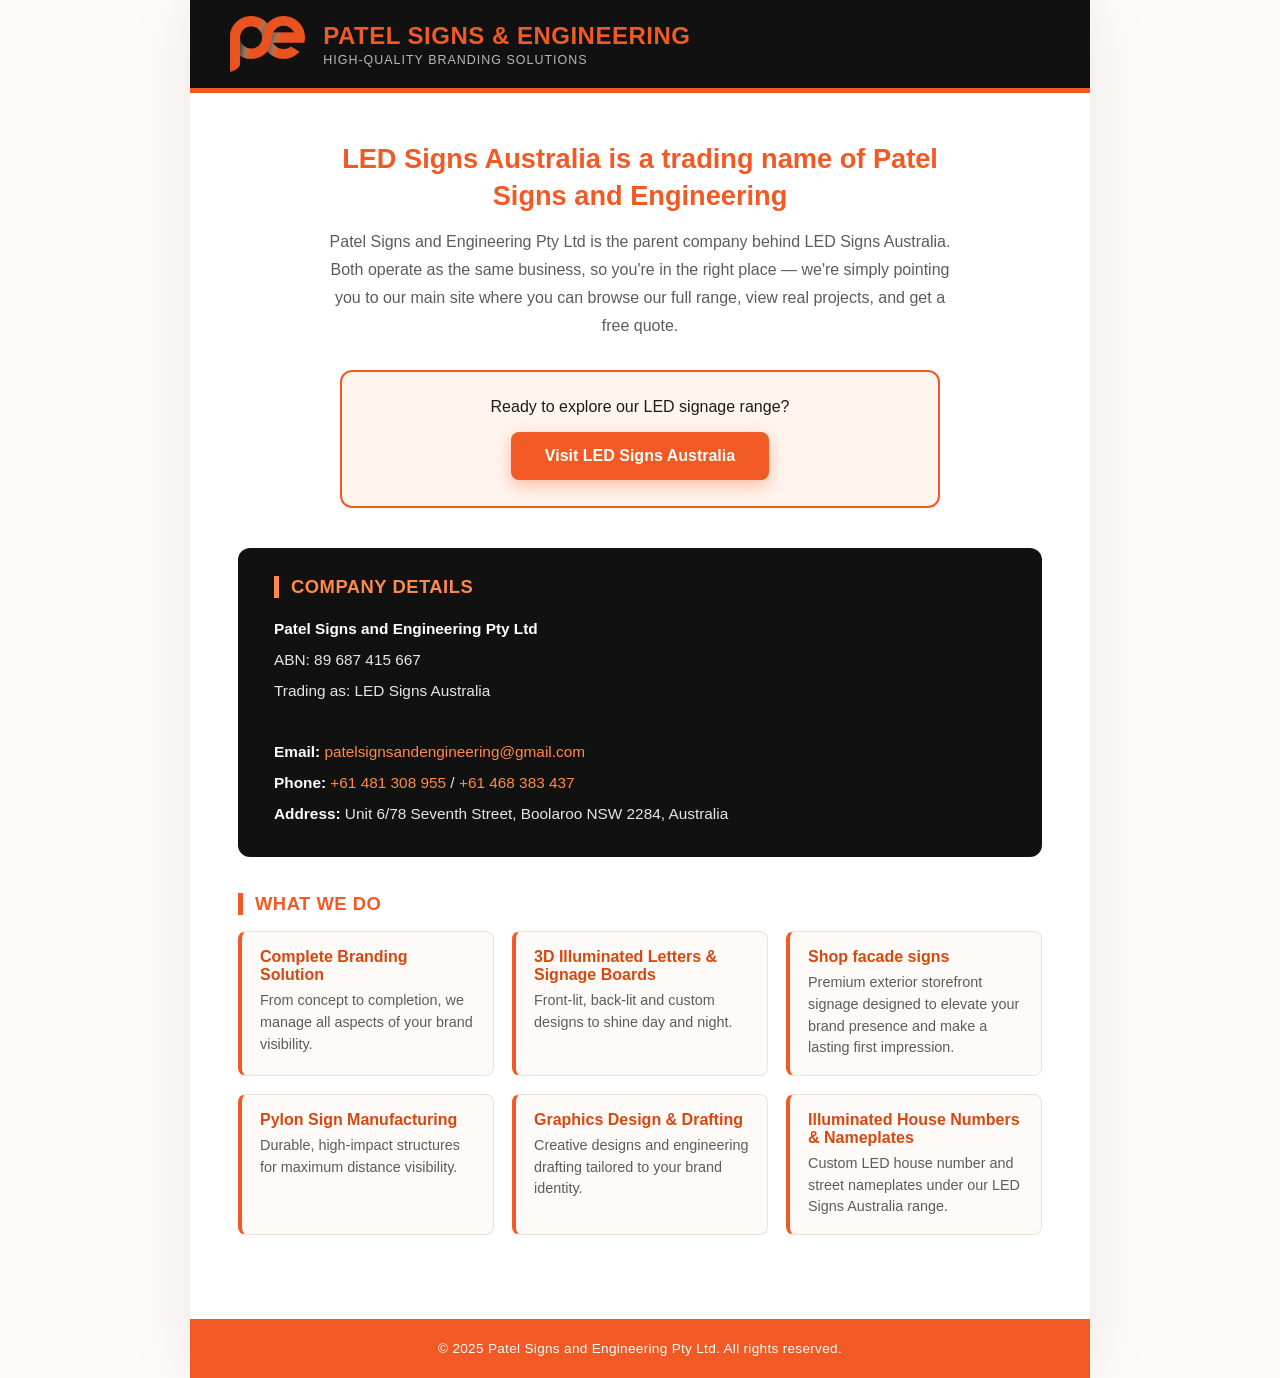
<file: patel-signs-and-engineering-static.html>
<!DOCTYPE html>
<html lang="en">
<head>
<meta charset="UTF-8">
<title>Patel Signs and Engineering | Parent Company of LED Signs Australia</title>
<meta name="viewport" content="width=device-width, initial-scale=1.0">
<meta name="description" content="Patel Signs and Engineering Pty Ltd (ABN 89 687 415 667) is the parent company operating LED Signs Australia. Learn more and visit ledsignsaustralia.com.au.">
<link rel="canonical" href="https://ledsignsaustralia.com.au/patel-signs-and-engineering.html">
<style>
  :root{
    --black:#111111;
    --black-soft:#1a1a1a;
    --orange:#f15a24;
    --orange-dark:#d6480f;
    --orange-light:#ff8a4c;
    --text-dark:#1c1c1c;
    --text-muted:#5c5c5c;
    --cream:#fdfaf7;
  }
  *{box-sizing:border-box;margin:0;padding:0;}
  body{
    font-family:'Segoe UI',Arial,Helvetica,sans-serif;
    background:var(--cream);
    color:var(--text-dark);
  }
  .wrapper{
    max-width:900px;
    margin:0 auto;
    background:#fff;
    box-shadow:0 0 60px rgba(0,0,0,0.08);
    min-height:100vh;
  }

  /* HEADER */
  header{
    background:var(--black);
    padding:16px clamp(20px,5vw,40px);
    border-bottom:5px solid var(--orange);
    display:flex;
    align-items:center;
    gap:18px;
  }
  header img{
    height:56px;
    width:auto;
    flex-shrink:0;
  }
  header .header-text{
    flex:1;
    text-align:left;
  }
  header h1{
    color:var(--orange);
    font-weight:800;
    font-size:clamp(1.05rem,3vw,1.5rem);
    letter-spacing:0.5px;
    line-height:1.25;
  }
  header p.tagline{
    color:#b8b8b8;
    font-size:0.78rem;
    letter-spacing:1px;
    text-transform:uppercase;
    margin-top:2px;
  }

  /* MAIN CONTENT */
  main{
    padding:clamp(24px,5vw,48px);
  }
  .intro{
    text-align:center;
    max-width:640px;
    margin:0 auto 30px;
  }
  .intro h2{
    color:var(--orange);
    font-size:clamp(1.3rem,3.5vw,1.7rem);
    margin-bottom:14px;
    line-height:1.35;
  }
  .intro p{
    color:var(--text-muted);
    line-height:1.75;
    font-size:1rem;
  }

  /* REDIRECT BOX */
  .redirect-box{
    max-width:600px;
    margin:0 auto 40px;
    background:#fff4ee;
    border:2px solid var(--orange);
    border-radius:12px;
    padding:26px;
    text-align:center;
  }
  .redirect-box p{
    color:var(--text-dark);
    margin-bottom:16px;
    font-size:1rem;
  }
  .btn{
    display:inline-block;
    background:var(--orange);
    color:#fff;
    font-weight:700;
    text-decoration:none;
    padding:15px 34px;
    border-radius:8px;
    font-size:1rem;
    transition:background 0.2s ease, transform 0.2s ease;
    box-shadow:0 6px 16px rgba(241,90,36,0.35);
  }
  .btn:hover{background:var(--orange-dark);}

  /* RELATIONSHIP / DETAILS */
  .section-title{
    color:var(--orange);
    font-size:1.15rem;
    font-weight:800;
    text-transform:uppercase;
    letter-spacing:0.5px;
    margin-bottom:16px;
    border-left:5px solid var(--orange);
    padding-left:12px;
  }
  .company-card{
    background:var(--black);
    color:#fff;
    border-radius:12px;
    padding:28px clamp(20px,4vw,36px);
    margin-bottom:36px;
  }
  .company-card .section-title{color:var(--orange-light);border-left-color:var(--orange-light);}
  .details{
    font-size:0.96rem;
    line-height:2;
    color:#e6e6e6;
  }
  .details strong{color:#fff;}
  .details a{color:var(--orange-light);text-decoration:none;}
  .details a:hover{text-decoration:underline;}

  .services{
    margin-bottom:36px;
  }
  .services-grid{
    display:grid;
    grid-template-columns:repeat(auto-fit,minmax(220px,1fr));
    gap:18px;
  }
  .service-item{
    background:var(--cream);
    border:1px solid #eee0d6;
    border-left:4px solid var(--orange);
    border-radius:8px;
    padding:16px 18px;
  }
  .service-item h3{
    color:var(--orange-dark);
    font-size:1rem;
    margin-bottom:6px;
  }
  .service-item p{
    color:var(--text-muted);
    font-size:0.9rem;
    line-height:1.5;
  }

  /* FOOTER */
  footer{
    background:var(--orange);
    color:#fff;
    text-align:center;
    padding:22px;
    font-size:0.85rem;
    letter-spacing:0.3px;
  }
</style>
</head>
<body>
<div class="wrapper">

  <header>
    <img src="[data-uri]" alt="Patel Signs and Engineering Logo">
    <div class="header-text">
      <h1>PATEL SIGNS &amp; ENGINEERING</h1>
      <p class="tagline">High-Quality Branding Solutions</p>
    </div>
  </header>

  <main>
    <div class="intro">
      <h2>LED Signs Australia is a trading name of Patel Signs and Engineering</h2>
      <p>
        Patel Signs and Engineering Pty Ltd is the parent company behind LED Signs Australia.
        Both operate as the same business, so you're in the right place — we're simply pointing
        you to our main site where you can browse our full range, view real projects, and get a free quote.
      </p>
    </div>

    <div class="redirect-box">
      <p>Ready to explore our LED signage range?</p>
      <a class="btn" href="https://ledsignsaustralia.com.au/" target="_blank" rel="noopener">Visit LED Signs Australia</a>
    </div>

    <div class="company-card">
      <div class="section-title">Company Details</div>
      <div class="details">
        <strong>Patel Signs and Engineering Pty Ltd</strong><br>
        ABN: 89 687 415 667<br>
        Trading as: LED Signs Australia<br><br>
        <strong>Email:</strong> <a href="mailto:patelsignsandengineering@gmail.com">patelsignsandengineering@gmail.com</a><br>
        <strong>Phone:</strong> <a href="tel:+61481308955">+61 481 308 955</a> / <a href="tel:+61468383437">+61 468 383 437</a><br>
        <strong>Address:</strong> Unit 6/78 Seventh Street, Boolaroo NSW 2284, Australia
      </div>
    </div>

    <div class="services">
      <div class="section-title">What We Do</div>
      <div class="services-grid">
        <div class="service-item">
          <h3>Complete Branding Solution</h3>
          <p>From concept to completion, we manage all aspects of your brand visibility.</p>
        </div>
        <div class="service-item">
          <h3>3D Illuminated Letters &amp; Signage Boards</h3>
          <p>Front-lit, back-lit and custom designs to shine day and night.</p>
        </div>
        <div class="service-item">
          <h3>Shop facade signs</h3>
          <p>Premium exterior storefront signage designed to elevate your brand presence and make a lasting first impression.</p>
        </div>
        <div class="service-item">
          <h3>Pylon Sign Manufacturing</h3>
          <p>Durable, high-impact structures for maximum distance visibility.</p>
        </div>
        <div class="service-item">
          <h3>Graphics Design &amp; Drafting</h3>
          <p>Creative designs and engineering drafting tailored to your brand identity.</p>
        </div>
        <div class="service-item">
          <h3>Illuminated House Numbers &amp; Nameplates</h3>
          <p>Custom LED house number and street nameplates under our LED Signs Australia range.</p>
        </div>
      </div>
    </div>
  </main>

  <footer>
    &copy; 2025 Patel Signs and Engineering Pty Ltd. All rights reserved.
  </footer>

</div>

</body>
</html>
</file>
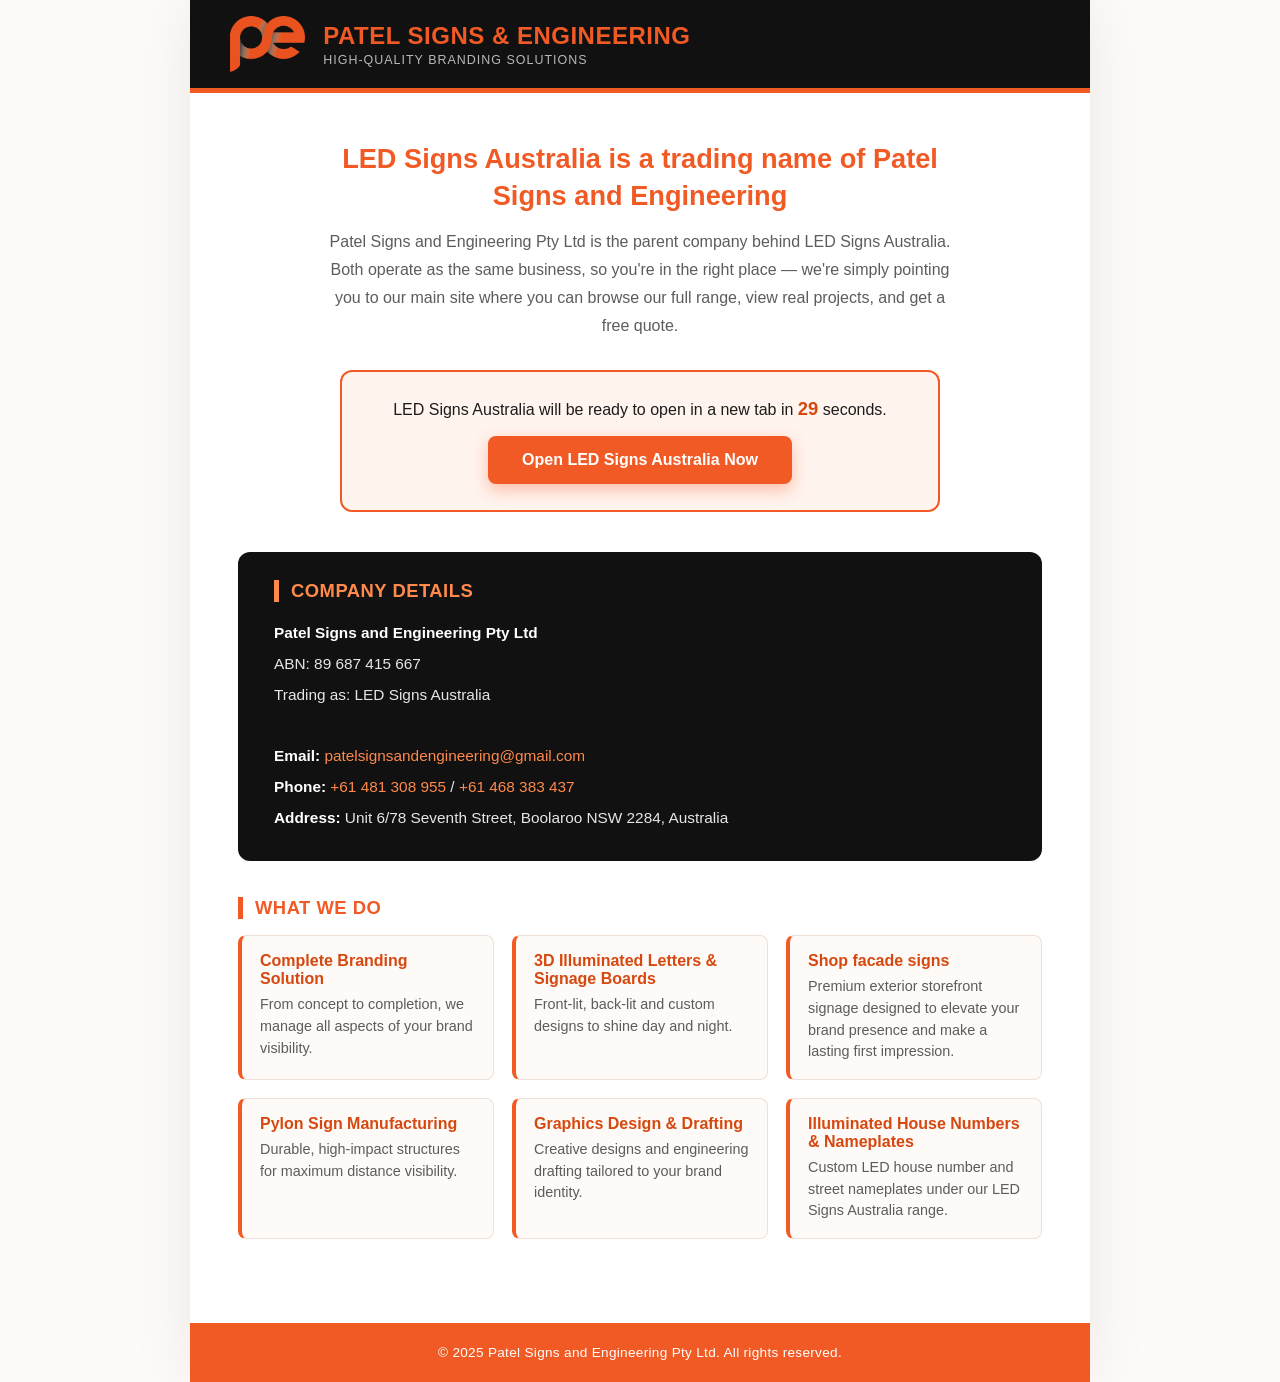
<file: patel-signs-and-engineering.html>
<!DOCTYPE html>
<html lang="en">
<head>
<meta charset="UTF-8">
<title>Patel Signs and Engineering | Parent Company of LED Signs Australia</title>
<meta name="viewport" content="width=device-width, initial-scale=1.0">
<meta name="description" content="Patel Signs and Engineering Pty Ltd (ABN 89 687 415 667) is the parent company operating LED Signs Australia. Learn more and visit ledsignsaustralia.com.au.">
<link rel="canonical" href="https://ledsignsaustralia.com.au/patel-signs-and-engineering.html">
<style>
  :root{
    --black:#111111;
    --black-soft:#1a1a1a;
    --orange:#f15a24;
    --orange-dark:#d6480f;
    --orange-light:#ff8a4c;
    --text-dark:#1c1c1c;
    --text-muted:#5c5c5c;
    --cream:#fdfaf7;
  }
  *{box-sizing:border-box;margin:0;padding:0;}
  body{
    font-family:'Segoe UI',Arial,Helvetica,sans-serif;
    background:var(--cream);
    color:var(--text-dark);
  }
  .wrapper{
    max-width:900px;
    margin:0 auto;
    background:#fff;
    box-shadow:0 0 60px rgba(0,0,0,0.08);
    min-height:100vh;
  }

  /* HEADER */
  header{
    background:var(--black);
    padding:16px clamp(20px,5vw,40px);
    border-bottom:5px solid var(--orange);
    display:flex;
    align-items:center;
    gap:18px;
  }
  header img{
    height:56px;
    width:auto;
    flex-shrink:0;
  }
  header .header-text{
    flex:1;
    text-align:left;
  }
  header h1{
    color:var(--orange);
    font-weight:800;
    font-size:clamp(1.05rem,3vw,1.5rem);
    letter-spacing:0.5px;
    line-height:1.25;
  }
  header p.tagline{
    color:#b8b8b8;
    font-size:0.78rem;
    letter-spacing:1px;
    text-transform:uppercase;
    margin-top:2px;
  }

  /* MAIN CONTENT */
  main{
    padding:clamp(24px,5vw,48px);
  }
  .intro{
    text-align:center;
    max-width:640px;
    margin:0 auto 30px;
  }
  .intro h2{
    color:var(--orange);
    font-size:clamp(1.3rem,3.5vw,1.7rem);
    margin-bottom:14px;
    line-height:1.35;
  }
  .intro p{
    color:var(--text-muted);
    line-height:1.75;
    font-size:1rem;
  }

  /* REDIRECT BOX */
  .redirect-box{
    max-width:600px;
    margin:0 auto 40px;
    background:#fff4ee;
    border:2px solid var(--orange);
    border-radius:12px;
    padding:26px;
    text-align:center;
  }
  .redirect-box p{
    color:var(--text-dark);
    margin-bottom:16px;
    font-size:1rem;
  }
  #countdown{
    font-weight:800;
    color:var(--orange-dark);
    font-size:1.15rem;
  }
  .btn{
    display:inline-block;
    background:var(--orange);
    color:#fff;
    font-weight:700;
    text-decoration:none;
    padding:15px 34px;
    border-radius:8px;
    font-size:1rem;
    transition:background 0.2s ease, transform 0.2s ease;
    box-shadow:0 6px 16px rgba(241,90,36,0.35);
  }
  .btn:hover{background:var(--orange-dark);}
  .btn.ready{animation:pulse 1.3s ease-in-out infinite;}
  @keyframes pulse{
    0%,100%{transform:scale(1);}
    50%{transform:scale(1.05);}
  }

  /* RELATIONSHIP / DETAILS */
  .section-title{
    color:var(--orange);
    font-size:1.15rem;
    font-weight:800;
    text-transform:uppercase;
    letter-spacing:0.5px;
    margin-bottom:16px;
    border-left:5px solid var(--orange);
    padding-left:12px;
  }
  .company-card{
    background:var(--black);
    color:#fff;
    border-radius:12px;
    padding:28px clamp(20px,4vw,36px);
    margin-bottom:36px;
  }
  .company-card .section-title{color:var(--orange-light);border-left-color:var(--orange-light);}
  .details{
    font-size:0.96rem;
    line-height:2;
    color:#e6e6e6;
  }
  .details strong{color:#fff;}
  .details a{color:var(--orange-light);text-decoration:none;}
  .details a:hover{text-decoration:underline;}

  .services{
    margin-bottom:36px;
  }
  .services-grid{
    display:grid;
    grid-template-columns:repeat(auto-fit,minmax(220px,1fr));
    gap:18px;
  }
  .service-item{
    background:var(--cream);
    border:1px solid #eee0d6;
    border-left:4px solid var(--orange);
    border-radius:8px;
    padding:16px 18px;
  }
  .service-item h3{
    color:var(--orange-dark);
    font-size:1rem;
    margin-bottom:6px;
  }
  .service-item p{
    color:var(--text-muted);
    font-size:0.9rem;
    line-height:1.5;
  }

  /* FOOTER */
  footer{
    background:var(--orange);
    color:#fff;
    text-align:center;
    padding:22px;
    font-size:0.85rem;
    letter-spacing:0.3px;
  }
</style>
</head>
<body>
<div class="wrapper">

  <header>
    <img src="[data-uri]" alt="Patel Signs and Engineering Logo">
    <div class="header-text">
      <h1>PATEL SIGNS &amp; ENGINEERING</h1>
      <p class="tagline">High-Quality Branding Solutions</p>
    </div>
  </header>

  <main>
    <div class="intro">
      <h2>LED Signs Australia is a trading name of Patel Signs and Engineering</h2>
      <p>
        Patel Signs and Engineering Pty Ltd is the parent company behind LED Signs Australia.
        Both operate as the same business, so you're in the right place — we're simply pointing
        you to our main site where you can browse our full range, view real projects, and get a free quote.
      </p>
    </div>

    <div class="redirect-box">
      <p id="redirect-text">LED Signs Australia will be ready to open in a new tab in <span id="countdown">30</span> seconds.</p>
      <a class="btn" id="open-btn" href="https://ledsignsaustralia.com.au/" target="_blank" rel="noopener">Open LED Signs Australia Now</a>
    </div>

    <div class="company-card">
      <div class="section-title">Company Details</div>
      <div class="details">
        <strong>Patel Signs and Engineering Pty Ltd</strong><br>
        ABN: 89 687 415 667<br>
        Trading as: LED Signs Australia<br><br>
        <strong>Email:</strong> <a href="mailto:patelsignsandengineering@gmail.com">patelsignsandengineering@gmail.com</a><br>
        <strong>Phone:</strong> <a href="tel:+61481308955">+61 481 308 955</a> / <a href="tel:+61468383437">+61 468 383 437</a><br>
        <strong>Address:</strong> Unit 6/78 Seventh Street, Boolaroo NSW 2284, Australia
      </div>
    </div>

    <div class="services">
      <div class="section-title">What We Do</div>
      <div class="services-grid">
        <div class="service-item">
          <h3>Complete Branding Solution</h3>
          <p>From concept to completion, we manage all aspects of your brand visibility.</p>
        </div>
        <div class="service-item">
          <h3>3D Illuminated Letters &amp; Signage Boards</h3>
          <p>Front-lit, back-lit and custom designs to shine day and night.</p>
        </div>
        <div class="service-item">
          <h3>Shop facade signs</h3>
          <p>Premium exterior storefront signage designed to elevate your brand presence and make a lasting first impression.</p>
        </div>
        <div class="service-item">
          <h3>Pylon Sign Manufacturing</h3>
          <p>Durable, high-impact structures for maximum distance visibility.</p>
        </div>
        <div class="service-item">
          <h3>Graphics Design &amp; Drafting</h3>
          <p>Creative designs and engineering drafting tailored to your brand identity.</p>
        </div>
        <div class="service-item">
          <h3>Illuminated House Numbers &amp; Nameplates</h3>
          <p>Custom LED house number and street nameplates under our LED Signs Australia range.</p>
        </div>
      </div>
    </div>
  </main>

  <footer>
    &copy; 2025 Patel Signs and Engineering Pty Ltd. All rights reserved.
  </footer>

</div>

<script>
  var seconds = 30;
  var el = document.getElementById('countdown');
  var redirectText = document.getElementById('redirect-text');
  var openBtn = document.getElementById('open-btn');

  var timer = setInterval(function () {
    seconds--;
    if (seconds <= 0) {
      clearInterval(timer);
      redirectText.textContent = "New tab ready — click below to open LED Signs Australia.";
      openBtn.classList.add('ready');
      openBtn.textContent = "New Tab Ready — Click Here";
    } else {
      el.textContent = seconds;
    }
  }, 1000);
</script>

</body>
</html>
</file>
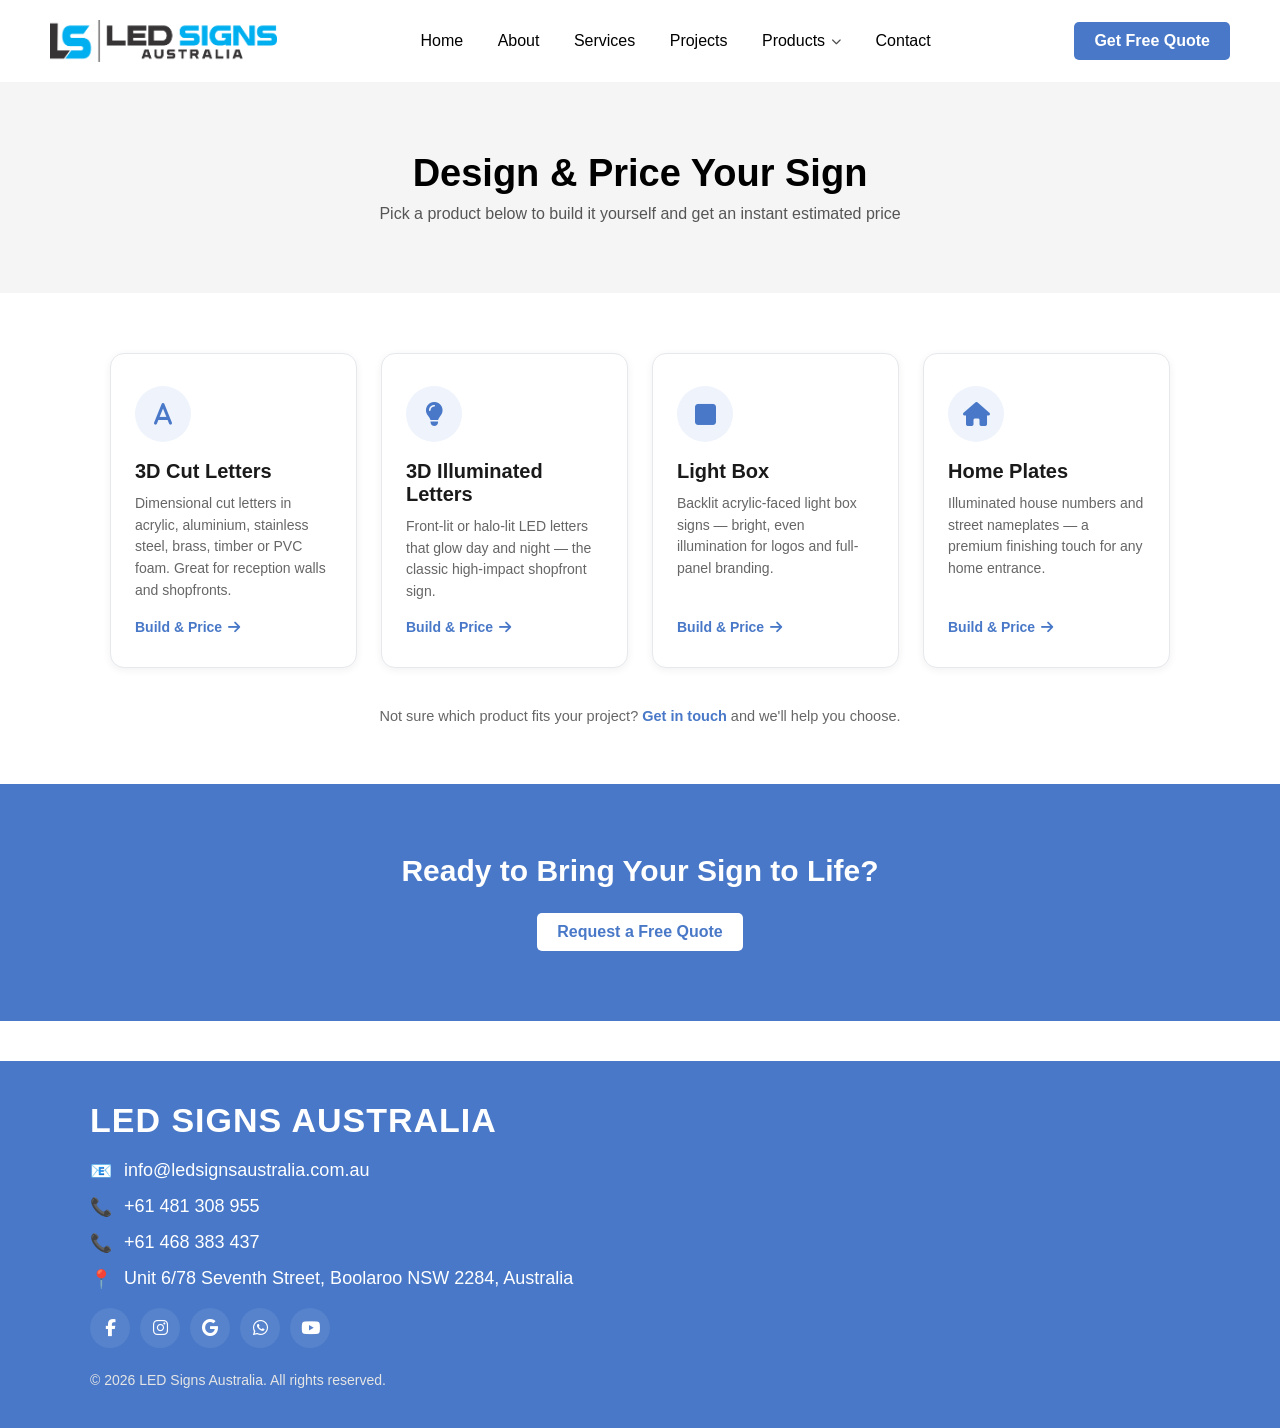
<file: products.html>
<!DOCTYPE html>
<html lang="en-AU">
<head>
    <title>Products - Build & Price Your Sign - LED SIGNS AUSTRALIA</title>
    <meta charset="UTF-8">
    <meta name="viewport" content="width=device-width, initial-scale=1.0">
    <meta name="description" content="Design and price your own 3D cut letters, 3D illuminated letters, light box signs, or home plates online with LED Signs Australia's instant configurator tools.">
        <link rel="canonical" href="https://ledsignsaustralia.com.au/products.html">
    <meta property="og:title" content="Products - Build & Price Your Sign - LED SIGNS AUSTRALIA">
    <meta property="og:description" content="Design and price your own 3D cut letters, 3D illuminated letters, light box signs, or home plates online with LED Signs Australia's instant configurator tools.">
    <meta property="og:type" content="website">
    <meta property="og:url" content="https://ledsignsaustralia.com.au/products.html">
    <meta property="og:site_name" content="LED Signs Australia">
    <meta property="og:image" content="https://ledsignsaustralia.com.au/images/work2.jpg">
    <link rel="stylesheet" href="style.css">
    <link rel="stylesheet" href="https://cdnjs.cloudflare.com/ajax/libs/font-awesome/6.5.1/css/all.min.css">
    <style>
    /* Logo sizing failsafe — keeps the logo the right size even if style.css is out of date */
    .logo { display: flex; align-items: center; }
    .logo-img { height: 42px; width: auto; display: block; }
    @media (max-width: 768px) { .logo-img { height: 32px; } }
    </style>
    <link rel="icon" type="image/png" href="images/led-signs-australia-icon.png">
</head>
<body>
    <header class="header">
        <a href="index.html" class="logo">
            <img src="images/led-signs-australia-logo.png" alt="LED Signs Australia" class="logo-img" width="2014" height="373">
        </a>
        <div class="hamburger" onclick="toggleMenu()">
            <span></span><span></span><span></span>
        </div>
        <nav id="navMenu">
            <a href="index.html">Home</a>
            <a href="about.html">About</a>
            <a href="services.html">Services</a>
            <a href="projects.html">Projects</a>
            <div class="nav-dropdown" id="productsDropdown">
                <a href="products.html" class="nav-dropdown-trigger">Products <i class="fa-solid fa-chevron-down"></i></a>
                <div class="nav-megamenu">
                    <div class="nav-megamenu-grid">
                        <a href="3d-cut-letters.html" class="nav-megamenu-item">
                            <span class="nav-megamenu-icon"><i class="fa-solid fa-a"></i></span>
                            <span class="nav-megamenu-text"><strong>3D Cut Letters</strong><span>Dimensional letters in acrylic, metal &amp; more</span></span>
                        </a>
                        <a href="3d-illuminated-letters.html" class="nav-megamenu-item">
                            <span class="nav-megamenu-icon"><i class="fa-solid fa-lightbulb"></i></span>
                            <span class="nav-megamenu-text"><strong>3D Illuminated Letters</strong><span>Front-lit or halo-lit LED letters</span></span>
                        </a>
                        <a href="light-box.html" class="nav-megamenu-item">
                            <span class="nav-megamenu-icon"><i class="fa-solid fa-square"></i></span>
                            <span class="nav-megamenu-text"><strong>Light Box</strong><span>Backlit acrylic-faced panel signs</span></span>
                        </a>
                        <a href="home-plates.html" class="nav-megamenu-item">
                            <span class="nav-megamenu-icon"><i class="fa-solid fa-house"></i></span>
                            <span class="nav-megamenu-text"><strong>Home Plates</strong><span>House numbers &amp; street nameplates</span></span>
                        </a>
                    </div>
                    <div class="nav-megamenu-footer">
                        <a href="products.html">View All Products <i class="fa-solid fa-arrow-right"></i></a>
                        <span>Instant online pricing</span>
                    </div>
                </div>
            </div>
            <a href="contact.html">Contact</a>
        </nav>
        <a href="contact.html" class="quote-btn">Get Free Quote</a>
    </header>

    <section class="page-hero">
        <h1>Design & Price Your Sign</h1>
        <p>Pick a product below to build it yourself and get an instant estimated price</p>
    </section>

    <section class="products-hub">
        <div class="products-hub-grid">

            <a href="3d-cut-letters.html" class="product-hub-card">
                <div class="product-hub-icon"><i class="fa-solid fa-a"></i></div>
                <h2>3D Cut Letters</h2>
                <p>Dimensional cut letters in acrylic, aluminium, stainless steel, brass, timber or PVC foam. Great for reception walls and shopfronts.</p>
                <span class="product-hub-cta">Build &amp; Price <i class="fa-solid fa-arrow-right"></i></span>
            </a>

            <a href="3d-illuminated-letters.html" class="product-hub-card">
                <div class="product-hub-icon"><i class="fa-solid fa-lightbulb"></i></div>
                <h2>3D Illuminated Letters</h2>
                <p>Front-lit or halo-lit LED letters that glow day and night &mdash; the classic high-impact shopfront sign.</p>
                <span class="product-hub-cta">Build &amp; Price <i class="fa-solid fa-arrow-right"></i></span>
            </a>

            <a href="light-box.html" class="product-hub-card">
                <div class="product-hub-icon"><i class="fa-solid fa-square"></i></div>
                <h2>Light Box</h2>
                <p>Backlit acrylic-faced light box signs &mdash; bright, even illumination for logos and full-panel branding.</p>
                <span class="product-hub-cta">Build &amp; Price <i class="fa-solid fa-arrow-right"></i></span>
            </a>

            <a href="home-plates.html" class="product-hub-card">
                <div class="product-hub-icon"><i class="fa-solid fa-house"></i></div>
                <h2>Home Plates</h2>
                <p>Illuminated house numbers and street nameplates &mdash; a premium finishing touch for any home entrance.</p>
                <span class="product-hub-cta">Build &amp; Price <i class="fa-solid fa-arrow-right"></i></span>
            </a>

        </div>

        <div class="products-hub-note">
            <p>Not sure which product fits your project? <a href="contact.html">Get in touch</a> and we'll help you choose.</p>
        </div>
    </section>

    <section class="final-cta">
        <h2>Ready to Bring Your Sign to Life?</h2>
        <a href="mailto:info@ledsignsaustralia.com.au" class="quote-btn">Request a Free Quote</a>
    </section>

    <!-- ===== SITE FOOTER ===== -->
    <footer class="site-footer">
      <div class="footer-inner">

        <div class="footer-contact">
          <h3>LED SIGNS AUSTRALIA</h3>

          <div class="footer-item">
            <span>📧</span>
            <a href="mailto:info@ledsignsaustralia.com.au">info@ledsignsaustralia.com.au</a>
          </div>

          <div class="footer-item">
            <span>📞</span>
            <a href="tel:+61481308955">+61 481 308 955</a>
          </div>

          <div class="footer-item">
            <span>📞</span>
            <a href="tel:+61468383437">+61 468 383 437</a>
          </div>

          <div class="footer-item">
            <span>📍</span>
            <p>Unit 6/78 Seventh Street, Boolaroo NSW 2284, Australia</p>
          </div>

          <div class="footer-social">
            <a href="https://www.facebook.com/share/1ZkSF3gi5X/?mibextid=wwXIfr" target="_blank"><i class="fab fa-facebook-f"></i></a>
            <a href="https://www.instagram.com/led_signs_australia?igsh=MWl4Z3ZxbzA1NTdi&utm_source=qr" target="_blank"><i class="fab fa-instagram"></i></a>
            <a href="https://share.google/oLgYBgmBVbnNzRLJH" target="_blank"><i class="fab fa-google"></i></a>
            <a href="https://wa.me/61481308955" target="_blank"><i class="fab fa-whatsapp"></i></a>
            <a href="https://youtube.com/@ledsignsaustralia-pse?si=Vr0nA9Z8hgm8R8EG" target="_blank"><i class="fab fa-youtube"></i></a>
          </div>

          <p class="footer-copy">&copy; 2026 LED Signs Australia. All rights reserved.</p>
        </div>

        <div class="footer-map">
          <iframe
          src="https://www.google.com/maps?q=Unit+6/78+Seventh+Street,+Boolaroo+NSW+2284,+Australia&output=embed"
          width="100%"
          height="100%"
          style="border:0; border-radius:8px; min-height:220px;"
          allowfullscreen=""
          loading="lazy"
          referrerpolicy="no-referrer-when-downgrade">
          </iframe>
        </div>

      </div>
    </footer>

    <style>
    .site-footer { background:#4878c7; color:#fff; padding:40px 20px; margin-top:40px; }
    .footer-inner { max-width:1100px; margin:0 auto; display:grid; grid-template-columns:1fr 1fr; gap:40px; align-items:start; }
    .footer-contact h3 { margin-bottom:20px; font-size:34px; font-weight:800; letter-spacing:1px; }
    .footer-item { display:flex; align-items:center; gap:12px; margin-bottom:14px; font-size:18px; }
    .footer-item a { color:#fff; text-decoration:none; }
    .footer-item a:hover { text-decoration:underline; }
    .footer-item p { margin:0; }
    .footer-social { display:flex; gap:10px; margin:18px 0; }
    .footer-social a { width:40px; height:40px; border-radius:50%; background:#ffffff15; display:flex; align-items:center; justify-content:center; color:#fff; text-decoration:none; font-size:17px; }
    .footer-social a:hover { background:#ffffff30; }
    .footer-copy { font-size:14px; color:#e5e5e5; margin-top:24px; }
    .footer-map { min-height:220px; height:100%; }
    @media (max-width:700px){ .footer-inner{ grid-template-columns:1fr; } .footer-map{ height:220px; } }

    .final-cta { margin-bottom: 0 !important; }

    /* ===== Products hub ===== */
    .products-hub { max-width: 1100px; margin: 0 auto; padding: 60px 20px; }
    .products-hub-grid {
      display: grid;
      grid-template-columns: repeat(auto-fit, minmax(240px, 1fr));
      gap: 24px;
    }
    .product-hub-card {
      background: #fff;
      border: 1px solid #e6e8ec;
      border-radius: 14px;
      padding: 32px 24px;
      text-decoration: none;
      display: flex;
      flex-direction: column;
      gap: 10px;
      transition: all 0.2s ease;
      box-shadow: 0 2px 8px rgba(0,0,0,0.06);
    }
    .product-hub-card:hover {
      transform: translateY(-6px);
      box-shadow: 0 12px 28px rgba(72,120,199,0.18);
      border-color: #4878c7;
    }
    .product-hub-icon {
      width: 56px;
      height: 56px;
      border-radius: 50%;
      background: #eef3fc;
      color: #4878c7;
      display: flex;
      align-items: center;
      justify-content: center;
      font-size: 24px;
      margin-bottom: 8px;
    }
    .product-hub-card h2 {
      font-size: 20px;
      color: #1a1a1a;
      margin: 0;
    }
    .product-hub-card p {
      font-size: 14px;
      color: #666;
      line-height: 1.55;
      flex: 1;
      margin: 0;
    }
    .product-hub-cta {
      color: #4878c7;
      font-weight: 700;
      font-size: 14px;
      display: inline-flex;
      align-items: center;
      gap: 6px;
      margin-top: 6px;
    }
    .products-hub-note {
      text-align: center;
      margin-top: 40px;
      color: #666;
      font-size: 14.5px;
    }
    .products-hub-note a {
      color: #4878c7;
      font-weight: 700;
      text-decoration: none;
    }
    .products-hub-note a:hover {
      text-decoration: underline;
    }
    </style>

    <script src="mobile-menu.js"></script>

    <script>
    (function() {
        var dd = document.getElementById("productsDropdown");
        if (!dd) return;
        var closeTimer = null;

        dd.addEventListener("mouseenter", function() {
            clearTimeout(closeTimer);
            dd.classList.add("open");
        });

        dd.addEventListener("mouseleave", function() {
            closeTimer = setTimeout(function() {
                dd.classList.remove("open");
            }, 1000);
        });
    })();
    </script>
</body>
</html>
</file>
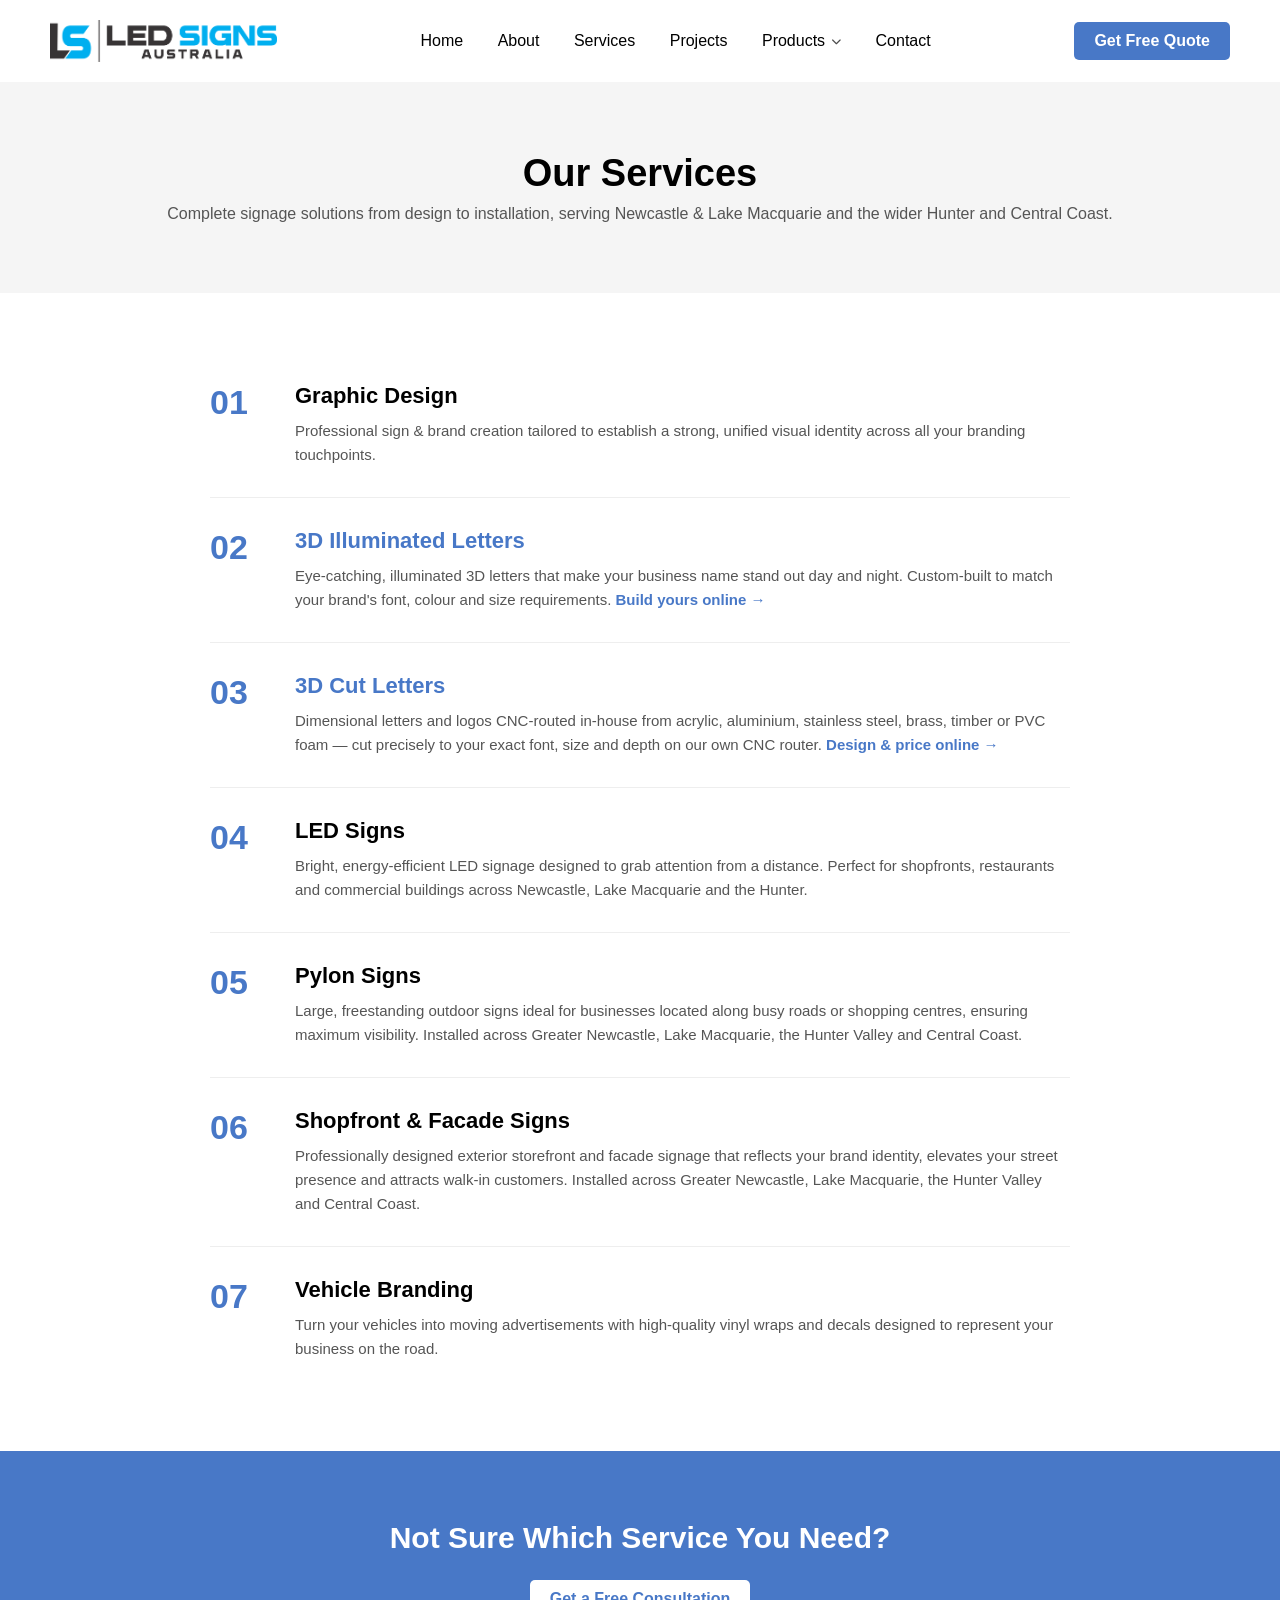
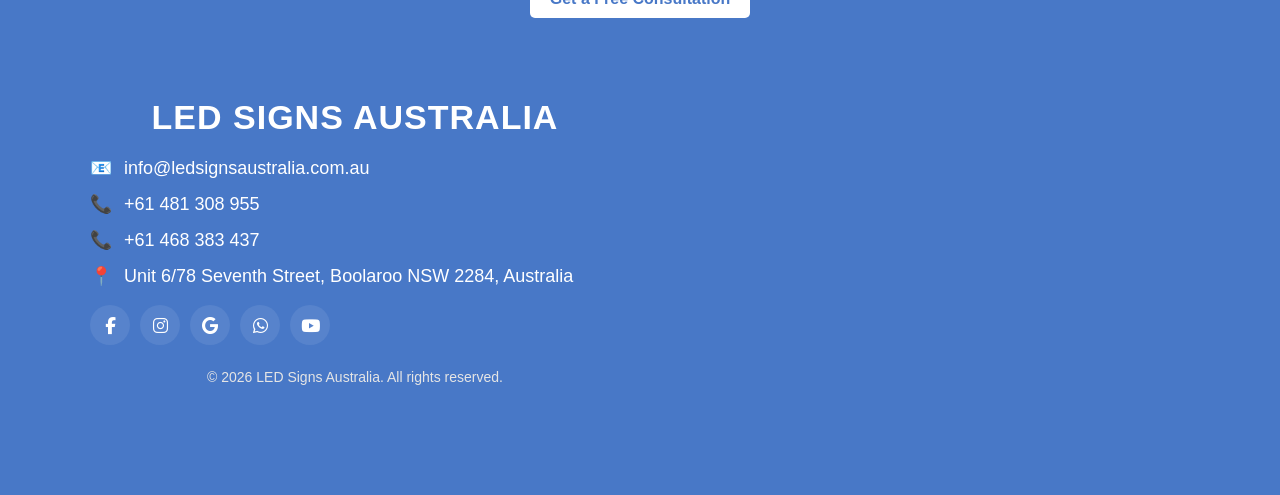
<file: services.html>
<!DOCTYPE html>
<html lang="en-AU">
<head>
    <meta charset="UTF-8">
    <title>Signage Services in Newcastle | LED Signs Australia</title>
    <meta name="viewport" content="width=device-width, initial-scale=1.0">
    <meta name="description" content="LED Signs Australia services: graphic design, 3D illuminated letters, LED, pylon and shopfront signs, installed across Newcastle & Lake Macquarie.">
    <link rel="canonical" href="https://ledsignsaustralia.com.au/services.html">
    <meta property="og:title" content="Signage Services in Newcastle | LED Signs Australia">
    <meta property="og:description" content="LED Signs Australia services: graphic design, 3D illuminated letters, LED, pylon and shopfront signs, installed across Newcastle & Lake Macquarie.">
    <meta property="og:type" content="website">
    <meta property="og:url" content="https://ledsignsaustralia.com.au/services.html">
    <meta property="og:site_name" content="LED Signs Australia">
    <meta property="og:image" content="https://ledsignsaustralia.com.au/images/work2.jpg">
    <link rel="stylesheet" href="style.css">
    <style>
    /* Logo sizing failsafe — keeps the logo the right size even if style.css is out of date */
    .logo { display: flex; align-items: center; }
    .logo-img { height: 42px; width: auto; display: block; }
    @media (max-width: 768px) { .logo-img { height: 32px; } }
    </style>
    <link rel="icon" type="image/png" href="images/led-signs-australia-icon.png">
</head>
<body>
    <header class="header">
        <a href="index.html" class="logo">
            <img src="images/led-signs-australia-logo.png" alt="LED Signs Australia" class="logo-img" width="2014" height="373">
        </a>
        <div class="hamburger" onclick="toggleMenu()">
            <span></span><span></span><span></span>
        </div>
        <nav id="navMenu">
            <a href="index.html">Home</a>
            <a href="about.html">About</a>
            <a href="services.html">Services</a>
            <a href="projects.html">Projects</a>
            <div class="nav-dropdown" id="productsDropdown">
                <a href="products.html" class="nav-dropdown-trigger">Products <i class="fa-solid fa-chevron-down"></i></a>
                <div class="nav-megamenu">
                    <div class="nav-megamenu-grid">
                        <a href="3d-cut-letters.html" class="nav-megamenu-item">
                            <span class="nav-megamenu-icon"><i class="fa-solid fa-a"></i></span>
                            <span class="nav-megamenu-text"><strong>3D Cut Letters</strong><span>Dimensional letters in acrylic, metal &amp; more</span></span>
                        </a>
                        <a href="3d-illuminated-letters.html" class="nav-megamenu-item">
                            <span class="nav-megamenu-icon"><i class="fa-solid fa-lightbulb"></i></span>
                            <span class="nav-megamenu-text"><strong>3D Illuminated Letters</strong><span>Front-lit or halo-lit LED letters</span></span>
                        </a>
                        <a href="light-box.html" class="nav-megamenu-item">
                            <span class="nav-megamenu-icon"><i class="fa-solid fa-square"></i></span>
                            <span class="nav-megamenu-text"><strong>Light Box</strong><span>Backlit acrylic-faced panel signs</span></span>
                        </a>
                        <a href="home-plates.html" class="nav-megamenu-item">
                            <span class="nav-megamenu-icon"><i class="fa-solid fa-house"></i></span>
                            <span class="nav-megamenu-text"><strong>Home Plates</strong><span>House numbers &amp; street nameplates</span></span>
                        </a>
                    </div>
                    <div class="nav-megamenu-footer">
                        <a href="products.html">View All Products <i class="fa-solid fa-arrow-right"></i></a>
                        <span>Instant online pricing</span>
                    </div>
                </div>
            </div>
            <a href="contact.html">Contact</a>
        </nav>
        <a href="contact.html" class="quote-btn">Get Free Quote</a>
    </header>

    <section class="page-hero">
        <h1>Our Services</h1>
        <p>Complete signage solutions from design to installation, serving Newcastle & Lake Macquarie and the wider Hunter and Central Coast.</p>
    </section>

    <section class="services-detail">

        <div class="service-detail-card">
            <div class="service-number">01</div>
            <div class="service-detail-text">
                <h2>Graphic Design</h2>
                <p>Professional sign & brand creation tailored to establish a strong, unified visual identity across all your branding touchpoints.</p>
            </div>
        </div>

        <div class="service-detail-card">
            <div class="service-number">02</div>
            <div class="service-detail-text">
                <h2><a href="3d-illuminated-letters.html">3D Illuminated Letters</a></h2>
                <p>Eye-catching, illuminated 3D letters that make your business name stand out day and night. Custom-built to match your brand's font, colour and size requirements. <a href="3d-illuminated-letters.html">Build yours online &rarr;</a></p>
            </div>
        </div>

        <div class="service-detail-card">
            <div class="service-number">03</div>
            <div class="service-detail-text">
                <h2><a href="3d-cut-letters.html">3D Cut Letters</a></h2>
                <p>Dimensional letters and logos CNC-routed in-house from acrylic, aluminium, stainless steel, brass, timber or PVC foam &mdash; cut precisely to your exact font, size and depth on our own CNC router. <a href="3d-cut-letters.html">Design &amp; price online &rarr;</a></p>
            </div>
        </div>

        <div class="service-detail-card">
            <div class="service-number">04</div>
            <div class="service-detail-text">
                <h2>LED Signs</h2>
                <p>Bright, energy-efficient LED signage designed to grab attention from a distance. Perfect for shopfronts, restaurants and commercial buildings across Newcastle, Lake Macquarie and the Hunter.</p>
            </div>
        </div>

        <div class="service-detail-card">
            <div class="service-number">05</div>
            <div class="service-detail-text">
                <h2>Pylon Signs</h2>
                <p>Large, freestanding outdoor signs ideal for businesses located along busy roads or shopping centres, ensuring maximum visibility. Installed across Greater Newcastle, Lake Macquarie, the Hunter Valley and Central Coast.</p>
            </div>
        </div>

        <div class="service-detail-card">
            <div class="service-number">06</div>
            <div class="service-detail-text">
                <h2>Shopfront & Facade Signs</h2>
                <p>Professionally designed exterior storefront and facade signage that reflects your brand identity, elevates your street presence and attracts walk-in customers. Installed across Greater Newcastle, Lake Macquarie, the Hunter Valley and Central Coast.</p>
            </div>
        </div>

        <div class="service-detail-card">
            <div class="service-number">07</div>
            <div class="service-detail-text">
                <h2>Vehicle Branding</h2>
                <p>Turn your vehicles into moving advertisements with high-quality vinyl wraps and decals designed to represent your business on the road.</p>
            </div>
        </div>


    </section>

    <section class="final-cta">
        <h2>Not Sure Which Service You Need?</h2>
        <a href="mailto:info@ledsignsaustralia.com.au" class="quote-btn">Get a Free Consultation</a>


    <!-- ===== SITE FOOTER ===== -->
    <footer class="site-footer">
      <div class="footer-inner">

        <div class="footer-contact">
          <h3>LED SIGNS AUSTRALIA</h3>

          <div class="footer-item">
            <span>📧</span>
            <a href="mailto:info@ledsignsaustralia.com.au">info@ledsignsaustralia.com.au</a>
          </div>

          <div class="footer-item">
            <span>📞</span>
            <a href="tel:+61481308955">+61 481 308 955</a>
          </div>

          <div class="footer-item">
            <span>📞</span>
            <a href="tel:+61468383437">+61 468 383 437</a>
          </div>

          <div class="footer-item">
            <span>📍</span>
            <p>Unit 6/78 Seventh Street, Boolaroo NSW 2284, Australia</p>
          </div>

          <div class="footer-social">
            <a href="https://www.facebook.com/share/1ZkSF3gi5X/?mibextid=wwXIfr" target="_blank"><i class="fab fa-facebook-f"></i></a>
            <a href="https://www.instagram.com/led_signs_australia?igsh=MWl4Z3ZxbzA1NTdi&utm_source=qr" target="_blank"><i class="fab fa-instagram"></i></a>
            <a href="https://share.google/oLgYBgmBVbnNzRLJH" target="_blank"><i class="fab fa-google"></i></a>
            <a href="https://wa.me/61481308955" target="_blank"><i class="fab fa-whatsapp"></i></a>
            <a href="https://youtube.com/@ledsignsaustralia-pse?si=Vr0nA9Z8hgm8R8EG" target="_blank"><i class="fab fa-youtube"></i></a>
          </div>

          <p class="footer-copy">&copy; 2026 LED Signs Australia. All rights reserved.</p>
        </div>

        <div class="footer-map">
          <iframe
          src="https://www.google.com/maps?q=Unit+6/78+Seventh+Street,+Boolaroo+NSW+2284,+Australia&output=embed"
          width="100%"
          height="100%"
          style="border:0; border-radius:8px; min-height:220px;"
          allowfullscreen=""
          loading="lazy"
          referrerpolicy="no-referrer-when-downgrade">
          </iframe>
        </div>

      </div>
    </footer>

    

    <link rel="stylesheet" href="https://cdnjs.cloudflare.com/ajax/libs/font-awesome/6.5.1/css/all.min.css">

    <style>
    .service-detail-text a {
      color: #4878c7;
      font-weight: 600;
      text-decoration: none;
    }
    .service-detail-text a:hover {
      text-decoration: underline;
    }

    .site-footer {
      background: #4878c7;
      color: #ffffff;
      padding: 40px 20px;
      margin-top: 40px;
    }

    .footer-inner {
      max-width: 1100px;
      margin: 0 auto;
      display: grid;
      grid-template-columns: 1fr 1fr;
      gap: 40px;
      align-items: start;
    }

    .footer-contact h3 {
      margin-bottom: 20px;
      font-size: 34px;
      font-weight: 800;
      letter-spacing: 1px;
    }

    .footer-item {
      display: flex;
      align-items: center;
      gap: 12px;
      margin-bottom: 14px;
      font-size: 18px;
    }

    .footer-item a {
      color: #ffffff;
      text-decoration: none;
    }

    .footer-item a:hover {
      text-decoration: underline;
    }

    .footer-item p {
      margin: 0;
    }

    .footer-social {
      display: flex;
      gap: 10px;
      margin: 18px 0;
    }

    .footer-social a {
      width: 40px;
      height: 40px;
      border-radius: 50%;
      background: #ffffff15;
      display: flex;
      align-items: center;
      justify-content: center;
      color: #fff;
      text-decoration: none;
      font-size: 17px;
    }

    .footer-social a:hover {
      background: #ffffff30;
    }

    .footer-copy {
      font-size: 14px;
      color: #e5e5e5;
      margin-top: 24px;
    }

    .footer-map {
      min-height: 220px;
      height: 100%;
    }

    @media (max-width: 700px) {
      .footer-inner {
        grid-template-columns: 1fr;
      }
      .footer-map {
        height: 220px;
      }
    }
    </style>
    <!-- ===== END SITE FOOTER ===== -->





    <script src="mobile-menu.js"></script>

    <script>
    (function() {
        var dd = document.getElementById("productsDropdown");
        if (!dd) return;
        var closeTimer = null;

        dd.addEventListener("mouseenter", function() {
            clearTimeout(closeTimer);
            dd.classList.add("open");
        });

        dd.addEventListener("mouseleave", function() {
            closeTimer = setTimeout(function() {
                dd.classList.remove("open");
            }, 1000);
        });
    })();
    </script>
</body>
</html>
</file>
<file: style.css>
* {
    margin: 0;
    padding: 0;
    box-sizing: border-box;
    font-family: Arial, sans-serif;
}

body {
    overflow-x: hidden;
    max-width: 100%;
}

/* Header */
.header {
    display: flex;
    justify-content: space-between;
    align-items: center;
    padding: 20px 50px;
    background-color: #ffffff;
    box-shadow: 0 2px 5px rgba(0,0,0,0.1);
}

.logo {
    display: flex;
    align-items: center;
}

.logo-img {
    height: 42px;
    width: auto;
    display: block;
}

nav a {
    margin: 0 15px;
    text-decoration: none;
    color: #000000;
    font-weight: 500;
}

.quote-btn {
    display: inline-block;
    text-decoration: none;
    background-color: #4878c7;
    color: white;
    border: none;
    padding: 10px 20px;
    border-radius: 5px;
    cursor: pointer;
    font-weight: bold;
}

/* Hero */
.hero {
    text-align: center;
    padding: 100px 20px;
    background-color: #f5f5f5;
}

.hero h1 {
    font-size: 40px;
    color: #000000;
    margin-bottom: 20px;
}

.hero p {
    font-size: 18px;
    color: #333333;
    margin-bottom: 30px;
}

.trust-line {
    margin-top: 25px;
    font-size: 14px;
    font-weight: bold;
    color: #555555;
}

/* Process */
.process {
    max-width: 1200px;
    margin: 0 auto;
    display: flex;
    flex-wrap: wrap;
    align-items: center;
    gap: 30px;
    padding: 80px 50px;
    background-color: #ffffff;
}

.process-header {
    flex: 0 0 220px;
}

.process-header h2 {
    font-size: 36px;
    color: #000000;
    line-height: 1.2;
    border-left: 5px solid #4878c7;
    padding-left: 15px;
    margin-bottom: 15px;
}

.process-header p {
    font-size: 14px;
    color: #555555;
    padding-left: 20px;
    max-width: 250px;
}

.process-flow {
    flex: 1;
    display: flex;
    align-items: center;
    flex-wrap: wrap;
    justify-content: flex-start;
    gap: 10px;
}

.process-card {
    background-color: #f9f9f9;
    padding: 25px 18px;
    border-radius: 10px;
    box-shadow: 0 2px 8px rgba(0,0,0,0.08);
    transition: transform 0.2s;
    width: 160px;
    text-align: center;
    cursor: pointer;
}

.process-card:hover {
    transform: translateY(-6px);
    box-shadow: 0 6px 16px rgba(0,0,0,0.15);
}

.process-number {
    font-size: 26px;
    font-weight: bold;
    color: #4878c7;
    margin-bottom: 8px;
}

.process-card h3 {
    font-size: 16px;
    color: #000000;
    margin-bottom: 6px;
}

.process-card p {
    font-size: 12px;
    color: #999999;
}

.arrow {
    font-size: 22px;
    color: #4878c7;
    font-weight: bold;
}

/* Modal Popup */
.modal-overlay {
    display: none;
    position: fixed;
    top: 0;
    left: 0;
    width: 100%;
    height: 100%;
    background-color: rgba(0,0,0,0.6);
    justify-content: center;
    align-items: center;
    z-index: 999;
}

.modal-box {
    background-color: #ffffff;
    padding: 40px;
    border-radius: 10px;
    max-width: 450px;
    width: 90%;
    position: relative;
    text-align: left;
}

.modal-close {
    position: absolute;
    top: 15px;
    right: 20px;
    font-size: 24px;
    cursor: pointer;
    color: #555555;
}

.modal-number {
    font-size: 30px;
    font-weight: bold;
    color: #4878c7;
    margin-bottom: 10px;
}

.modal-box h3 {
    font-size: 22px;
    color: #000000;
    margin-bottom: 15px;
}

.modal-box p {
    font-size: 15px;
    color: #444444;
    line-height: 1.6;
}

/* Page Hero (used on About, Services, Projects, Contact) */
.page-hero {
    text-align: center;
    padding: 70px 20px;
    background-color: #f5f5f5;
}

.page-hero h1 {
    font-size: 38px;
    color: #000000;
    margin-bottom: 10px;
}

.page-hero p {
    font-size: 16px;
    color: #555555;
}

/* About Content */
.about-content {
    max-width: 1000px;
    margin: 0 auto;
    padding: 60px 20px;
}

.about-text h2 {
    font-size: 28px;
    color: #000000;
    margin-bottom: 15px;
}

.about-text p {
    font-size: 15px;
    color: #444444;
    line-height: 1.7;
    margin-bottom: 15px;
}

.about-stats {
    display: flex;
    flex-wrap: wrap;
    gap: 20px;
    margin-top: 40px;
}

.stat-box {
    flex: 1;
    min-width: 150px;
    background-color: #f9f9f9;
    text-align: center;
    padding: 30px 15px;
    border-radius: 10px;
    box-shadow: 0 2px 8px rgba(0,0,0,0.08);
}

.stat-box h3 {
    font-size: 32px;
    color: #4878c7;
    margin-bottom: 8px;
}

.stat-box p {
    font-size: 14px;
    color: #555555;
}

/* Why Choose Us - Flip Cards */
.why-choose {
    background-color: #f5f5f5;
    padding: 60px 20px;
    text-align: center;
}

.why-choose h2 {
    font-size: 30px;
    color: #000000;
    margin-bottom: 40px;
}

.why-grid {
    display: grid;
    grid-template-columns: repeat(auto-fit, minmax(240px, 1fr));
    gap: 25px;
    max-width: 1100px;
    margin: 0 auto;
}

.flip-card {
    background-color: transparent;
    height: 160px;
    perspective: 1000px;
}

.flip-card-inner {
    position: relative;
    width: 100%;
    height: 100%;
    text-align: left;
    transition: transform 0.6s;
    transform-style: preserve-3d;
}

.flip-card:hover .flip-card-inner {
    transform: rotateY(180deg);
}

.flip-card-front,
.flip-card-back {
    position: absolute;
    width: 100%;
    height: 100%;
    -webkit-backface-visibility: hidden;
    backface-visibility: hidden;
    border-radius: 10px;
    padding: 25px 20px;
    box-shadow: 0 2px 8px rgba(0,0,0,0.08);
    display: flex;
    align-items: center;
}

.flip-card-front {
    background-color: #ffffff;
}

.flip-card-front h3 {
    font-size: 17px;
    color: #000000;
}

.flip-card-back {
    background-color: #4878c7;
    transform: rotateY(180deg);
}

.flip-card-back p {
    font-size: 14px;
    color: #ffffff;
    line-height: 1.5;
}

/* View Button */
.view-btn {
    display: inline-block;
    margin-top: 20px;
    background-color: #4878c7;
    color: white;
    padding: 12px 30px;
    border-radius: 5px;
    text-decoration: none;
    font-weight: bold;
}

/* About Intro (Home page) */
.about-intro {
    text-align: center;
    padding: 60px 20px;
    background-color: #f5f5f5;
    max-width: 800px;
    margin: 0 auto;
}

.about-intro h2 {
    font-size: 32px;
    margin-bottom: 20px;
    color: #000000;
}

.about-intro p {
    font-size: 16px;
    color: #444444;
    line-height: 1.6;
    margin-bottom: 25px;
}

/* Gallery */
.gallery {
    text-align: center;
    padding: 60px 20px;
    background-color: #ffffff;
}

.gallery h2 {
    font-size: 32px;
    margin-bottom: 40px;
    color: #000000;
}

.gallery-grid {
    display: grid;
    grid-template-columns: repeat(auto-fit, minmax(220px, 1fr));
    gap: 20px;
    max-width: 1100px;
    margin: 0 auto;
}

.gallery-item img {
    width: 100%;
    height: 200px;
    object-fit: cover;
    border-radius: 8px;
}

.gallery-item p {
    margin-top: 10px;
    font-weight: bold;
    color: #333333;
}

/* Services */
.services {
    text-align: center;
    padding: 60px 20px;
    background-color: #f5f5f5;
}

.services h2 {
    font-size: 32px;
    margin-bottom: 40px;
    color: #000000;
}

.services-grid {
    display: grid;
    grid-template-columns: repeat(auto-fit, minmax(220px, 1fr));
    gap: 20px;
    max-width: 1000px;
    margin: 0 auto;
}

.service-card {
    background-color: #ffffff;
    padding: 30px 20px;
    border-radius: 8px;
    box-shadow: 0 2px 8px rgba(0,0,0,0.1);
    font-weight: bold;
    color: #000000;
    transition: transform 0.2s;
}

.service-card:hover {
    transform: translateY(-5px);
}

/* Reviews */
.reviews {
    text-align: center;
    padding: 60px 20px;
    background-color: #ffffff;
}

.reviews h2 {
    font-size: 32px;
    margin-bottom: 40px;
    color: #000000;
}

.reviews-grid {
    display: grid;
    grid-template-columns: repeat(auto-fit, minmax(250px, 1fr));
    gap: 25px;
    max-width: 1100px;
    margin: 0 auto;
}

.review-card {
    background-color: #f9f9f9;
    padding: 25px 20px;
    border-radius: 10px;
    box-shadow: 0 2px 8px rgba(0,0,0,0.08);
}

.stars {
    font-size: 16px;
    margin-bottom: 10px;
}

.review-text {
    font-size: 14px;
    color: #444444;
    font-style: italic;
    margin-bottom: 15px;
}

.review-name {
    font-weight: bold;
    color: #000000;
}

/* Final CTA */
.final-cta {
    text-align: center;
    padding: 70px 20px;
    background-color: #4878c7;
}

.final-cta h2 {
    color: #ffffff;
    font-size: 30px;
    margin-bottom: 25px;
}

.final-cta .quote-btn {
    background-color: #ffffff;
    color: #4878c7;
}
/* Services Detail Page */
.services-detail {
    max-width: 900px;
    margin: 0 auto;
    padding: 60px 20px;
}

.service-detail-card {
    display: flex;
    align-items: flex-start;
    gap: 25px;
    padding: 30px 0;
    border-bottom: 1px solid #eeeeee;
}

.service-detail-card:last-child {
    border-bottom: none;
}

.service-number {
    font-size: 34px;
    font-weight: bold;
    color: #4878c7;
    flex: 0 0 60px;
}

.service-detail-text h2 {
    font-size: 22px;
    color: #000000;
    margin-bottom: 10px;
}

.service-detail-text p {
    font-size: 15px;
    color: #555555;
    line-height: 1.6;
}
/* Projects Gallery Page */
.projects-gallery {
    display: grid;
    grid-template-columns: repeat(auto-fit, minmax(280px, 1fr));
    gap: 25px;
    max-width: 1100px;
    margin: 0 auto;
    padding: 60px 20px;
}

.project-item {
    background-color: #f9f9f9;
    border-radius: 10px;
    overflow: hidden;
    box-shadow: 0 2px 8px rgba(0,0,0,0.08);
    transition: transform 0.2s;
}

.project-item:hover {
    transform: translateY(-6px);
}

.project-item img {
    width: 100%;
    height: 220px;
    object-fit: cover;
    display: block;
}

.project-info {
    padding: 15px 18px;
}

.project-info h3 {
    font-size: 17px;
    color: #000000;
    margin-bottom: 5px;
}

.project-info p {
    font-size: 13px;
    color: #888888;
}

/* Hidden by default */


/* Style for your project images so they show a pointer cursor */
.project-item img.zoomable-img {
    cursor: pointer;
    transition: transform 0.3s ease;
}

/* Fullscreen modal popup container */
#imageModal {
    display: none; /* Hidden by default */
    position: fixed;
    z-index: 99999;
    left: 0;
    top: 0;
    width: 100%;
    height: 100%;
    background-color: rgba(0, 0, 0, 0.9); /* Dark background */
    justify-content: center;
    align-items: center;
}

/* The enlarged image inside the popup */
#imageModal img {
    max-width: 90%;
    max-height: 90%;
    object-fit: contain;
    border-radius: 4px;
}

/* The Close Button to make it small again */
#imageModal .close-btn {
    position: fixed;
    top: 20px;
    right: 30px;
    color: #ffffff;
    font-size: 50px;
    font-weight: bold;
    cursor: pointer;
    background: rgba(0, 0, 0, 0.6);
    width: 60px;
    height: 60px;
    display: flex;
    align-items: center;
    justify-content: center;
    border-radius: 50%;
    z-index: 100000;
}

#imageModal .close-btn:hover {
    background: rgba(255, 255, 255, 0.3);
}

/* ============================
   MOBILE RESPONSIVE STYLES
   ============================ */

/* Hamburger icon - hidden on desktop */
.hamburger {
    display: none;
    flex-direction: column;
    justify-content: space-between;
    width: 26px;
    height: 20px;
    cursor: pointer;
}

.hamburger span {
    display: block;
    height: 3px;
    width: 100%;
    background-color: #000000;
    border-radius: 2px;
}

@media (max-width: 900px) {

    /* Header / Navigation */
    .header {
        flex-wrap: wrap;
        padding: 15px 20px;
    }

    .hamburger {
        display: flex;
    }

    nav {
        display: none;
        width: 100%;
        flex-direction: column;
        order: 3;
        margin-top: 15px;
    }

    nav.nav-open {
        display: flex;
    }

    nav a {
        margin: 10px 0;
        padding: 8px 0;
        border-bottom: 1px solid #eeeeee;
    }

    .header .quote-btn {
        margin-left: auto;
        margin-right: 15px;
        font-size: 13px;
        padding: 8px 14px;
    }

    /* Hero */
    .hero {
        padding: 60px 20px;
    }

    .hero h1 {
        font-size: 28px;
    }

    .hero p {
        font-size: 16px;
    }

    .trust-line {
        font-size: 12px;
    }

    .page-hero h1 {
        font-size: 28px;
    }

    /* Process section */
    .process {
        flex-direction: column;
        padding: 50px 20px;
        text-align: center;
    }

    .process-header {
        flex: none;
    }

    .process-header h2,
    .process-header p {
        padding-left: 0;
        text-align: center;
        margin: 0 auto 10px auto;
    }

    .process-flow {
        justify-content: center;
    }

    .process-card {
        width: 130px;
    }

    .arrow {
        display: none;
    }

    /* About stats */
    .about-stats {
        flex-direction: column;
    }

    /* Service detail cards */
    .service-detail-card {
        flex-direction: column;
        gap: 10px;
    }

    /* Modal box */
    .modal-box {
        padding: 30px 20px;
    }
}

@media (max-width: 480px) {

    .hero h1 {
        font-size: 24px;
    }

    .logo-img {
        height: 32px;
    }

    .process-flow {
        flex-direction: column;
    }

    .process-card {
        width: 100%;
    }

    .gallery-item img,
    .project-item img {
        height: 180px;
    }

    .final-cta h2 {
        font-size: 24px;
    }
}
/* Contact Minimal Style */
.contact-minimal {
    display: flex;
    flex-wrap: wrap;
    gap: 80px;
    max-width: 1100px;
    margin: 0 auto;
    padding: 90px 20px;
}
.contact-minimal-left {
    flex: 1;
    min-width: 280px;
}
.contact-minimal-left h1 {
    font-family: Georgia, 'Times New Roman', serif;
    font-size: 42px;
    color: #4878c7;
    margin-bottom: 15px;
    font-weight: normal;
}
.contact-minimal-left h2 {
    font-family: Georgia, 'Times New Roman', serif;
    font-size: 18px;
    color: #4878c7;
    margin-bottom: 20px;
    font-weight: normal;
    font-style: italic;
}
.contact-minimal-left p {
    font-size: 14px;
    color: #666666;
    line-height: 1.7;
    margin-bottom: 40px;
    max-width: 300px;
}
.contact-minimal-item {
    display: flex;
    align-items: center;
    gap: 12px;
    margin-bottom: 16px;
    font-size: 14px;
}
.contact-minimal-item a {
    color: #000000;
    text-decoration: none;
    border-bottom: 1px solid #000000;
}
.contact-minimal-item a:hover {
    color: #4878c7;
    border-color: #4878c7;
}
.contact-minimal-item p {
    color: #000000;
    margin: 0;
}
.social-icons {
    display: flex;
    gap: 12px;
    margin-top: 30px;
}
.social-icons a {
    width: 36px;
    height: 36px;
    background-color: #000000;
    color: #ffffff;
    border-radius: 50%;
    display: flex;
    align-items: center;
    justify-content: center;
    text-decoration: none;
    font-size: 15px;
    transition: background-color 0.2s;
}
.social-icons a:hover {
    background-color: #4878c7;
}
.contact-minimal-right {
    flex: 1.3;
    min-width: 300px;
}
.form-row {
    display: flex;
    gap: 15px;
}
.form-group {
    flex: 1;
}
.contact-form label {
    display: block;
    font-size: 12px;
    color: #444444;
    margin-bottom: 6px;
    margin-top: 18px;
}
.contact-form input,
.contact-form textarea {
    width: 100%;
    padding: 10px 12px;
    border: 1px solid #cccccc;
    border-radius: 3px;
    font-size: 14px;
    font-family: Arial, sans-serif;
    background-color: #ffffff;
}
.contact-form textarea {
    resize: vertical;
}
.send-btn {
    margin-top: 30px;
    background-color: #4878c7;
    color: #ffffff;
    border: none;
    padding: 12px 40px;
    border-radius: 3px;
    font-size: 14px;
    font-weight: bold;
    cursor: pointer;
    float: right;
}
.send-btn:hover {
    background-color: #3a63a8;
}

/* ===== Products mega-menu ===== */
.nav-dropdown {
    position: relative;
    display: inline-block;
}
.nav-dropdown-trigger {
    cursor: pointer;
    display: inline-flex;
    align-items: center;
    gap: 6px;
}
.nav-dropdown-trigger i {
    font-size: 10px;
    transition: transform 0.25s ease;
    opacity: 0.7;
}
.nav-dropdown.open .nav-dropdown-trigger i,
.nav-dropdown:hover .nav-dropdown-trigger i {
    transform: rotate(180deg);
}

.nav-megamenu {
    position: absolute;
    top: 100%;
    left: 50%;
    transform: translateX(-50%) translateY(8px);
    background: #fff;
    border-radius: 14px;
    box-shadow: 0 20px 45px rgba(20,25,35,0.16), 0 2px 8px rgba(20,25,35,0.06);
    padding: 14px;
    width: 460px;
    z-index: 500;
    margin-top: 16px;

    opacity: 0;
    visibility: hidden;
    pointer-events: none;
    transition: opacity 0.18s ease, transform 0.18s ease, visibility 0.18s;
}
.nav-dropdown:hover .nav-megamenu,
.nav-dropdown.open .nav-megamenu {
    opacity: 1;
    visibility: visible;
    pointer-events: auto;
    transform: translateX(-50%) translateY(0);
}
/* invisible bridge so the menu doesn't vanish while moving the mouse from the trigger down to the menu */
.nav-dropdown::after {
    content: "";
    position: absolute;
    top: 100%;
    left: 0;
    right: 0;
    height: 16px;
}

.nav-megamenu-grid {
    display: grid;
    grid-template-columns: 1fr 1fr;
    gap: 6px;
}
.nav-megamenu-item {
    display: flex;
    align-items: flex-start;
    gap: 12px;
    padding: 12px;
    border-radius: 10px;
    text-decoration: none;
    transition: background 0.15s ease;
}
.nav-megamenu-item:hover {
    background: #f3f6fb;
}
.nav-megamenu-icon {
    flex-shrink: 0;
    width: 38px;
    height: 38px;
    border-radius: 9px;
    background: #eef3fc;
    color: #4878c7;
    display: flex;
    align-items: center;
    justify-content: center;
    font-size: 16px;
}
.nav-megamenu-item:hover .nav-megamenu-icon {
    background: #4878c7;
    color: #fff;
}
.nav-megamenu-text strong {
    display: block;
    font-size: 14.5px;
    color: #1a1a1a;
    margin-bottom: 2px;
}
.nav-megamenu-text span {
    display: block;
    font-size: 12px;
    color: #888;
    line-height: 1.4;
}

.nav-megamenu-footer {
    margin-top: 6px;
    padding-top: 12px;
    border-top: 1px solid #eef0f3;
    display: flex;
    align-items: center;
    justify-content: space-between;
}
.nav-megamenu-footer a {
    font-size: 13.5px;
    font-weight: 700;
    color: #4878c7;
    text-decoration: none;
    display: inline-flex;
    align-items: center;
    gap: 6px;
}
.nav-megamenu-footer a:hover {
    text-decoration: underline;
}
.nav-megamenu-footer span {
    font-size: 12px;
    color: #aaa;
}

/* ===== Mobile: clean accordion instead of floating menu ===== */
@media (max-width: 900px) {
    .nav-megamenu {
        position: static;
        transform: none !important;
        opacity: 1;
        visibility: visible;
        pointer-events: auto;
        box-shadow: none;
        width: auto;
        margin-top: 6px;
        padding: 4px 0 4px 14px;
        border-left: 2px solid #e6e8ec;
        border-radius: 0;

        max-height: 0;
        overflow: hidden;
        transition: max-height 0.25s ease;
    }
    .nav-dropdown.open .nav-megamenu {
        max-height: 500px;
    }
    .nav-megamenu-grid {
        grid-template-columns: 1fr;
    }
    .nav-megamenu-icon {
        width: 30px;
        height: 30px;
        font-size: 13px;
    }
    .nav-megamenu-text span {
        display: none;
    }
    .nav-megamenu-footer {
        display: none;
    }
    .nav-dropdown::after {
        display: none;
    }
}

/* ===== Contact page — mobile ===== */
@media (max-width: 900px) {
    .contact-minimal {
        gap: 40px;
        padding: 50px 20px;
    }
    .contact-minimal-left h1 {
        font-size: 32px;
    }
    .contact-minimal-left p {
        max-width: 100%;
    }
}

@media (max-width: 600px) {
    .contact-minimal {
        padding: 40px 16px;
        gap: 30px;
    }
    .contact-minimal-left h1 {
        font-size: 28px;
    }
    .contact-minimal-left h2 {
        font-size: 16px;
    }
    .contact-minimal-item {
        font-size: 13.5px;
    }
    .form-row {
        flex-direction: column;
        gap: 0;
    }
    .send-btn {
        float: none;
        display: block;
        width: 100%;
        text-align: center;
    }
    .contact-map iframe {
        height: 220px;
    }
}
</file>
